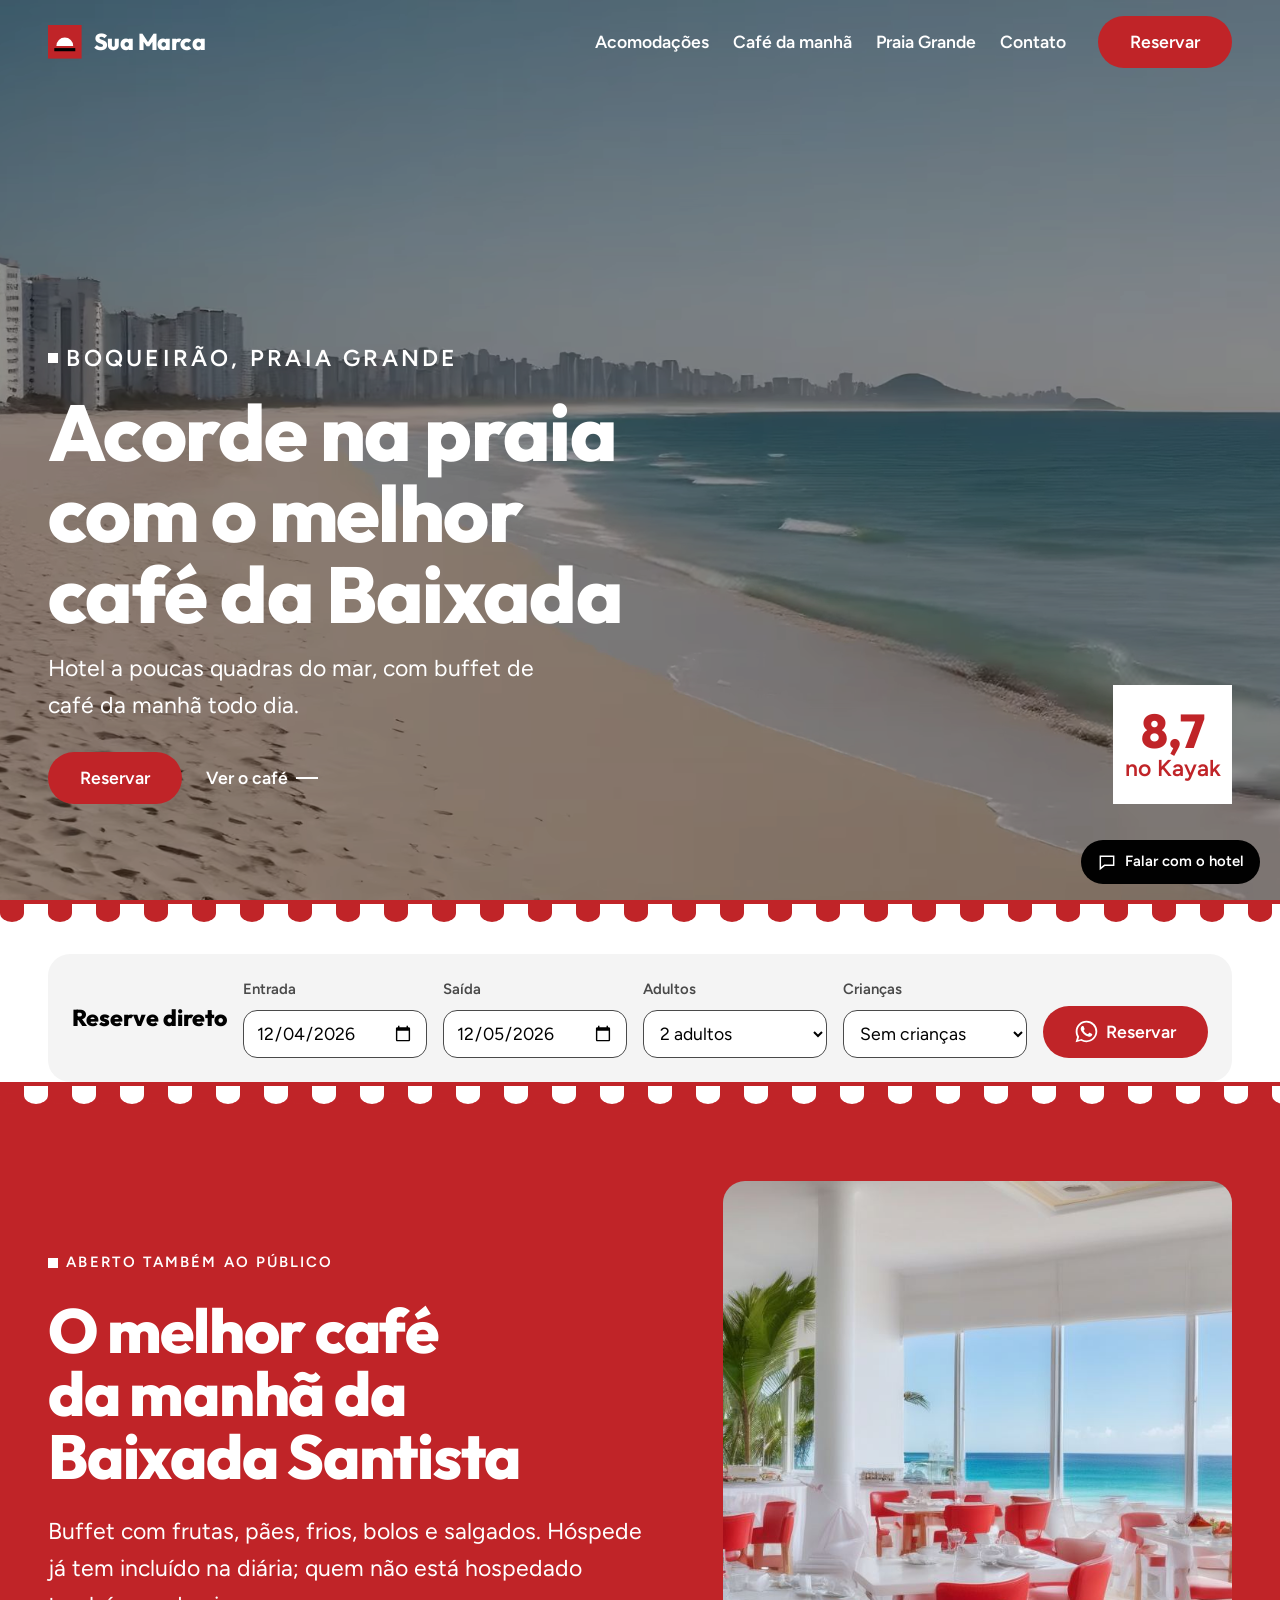
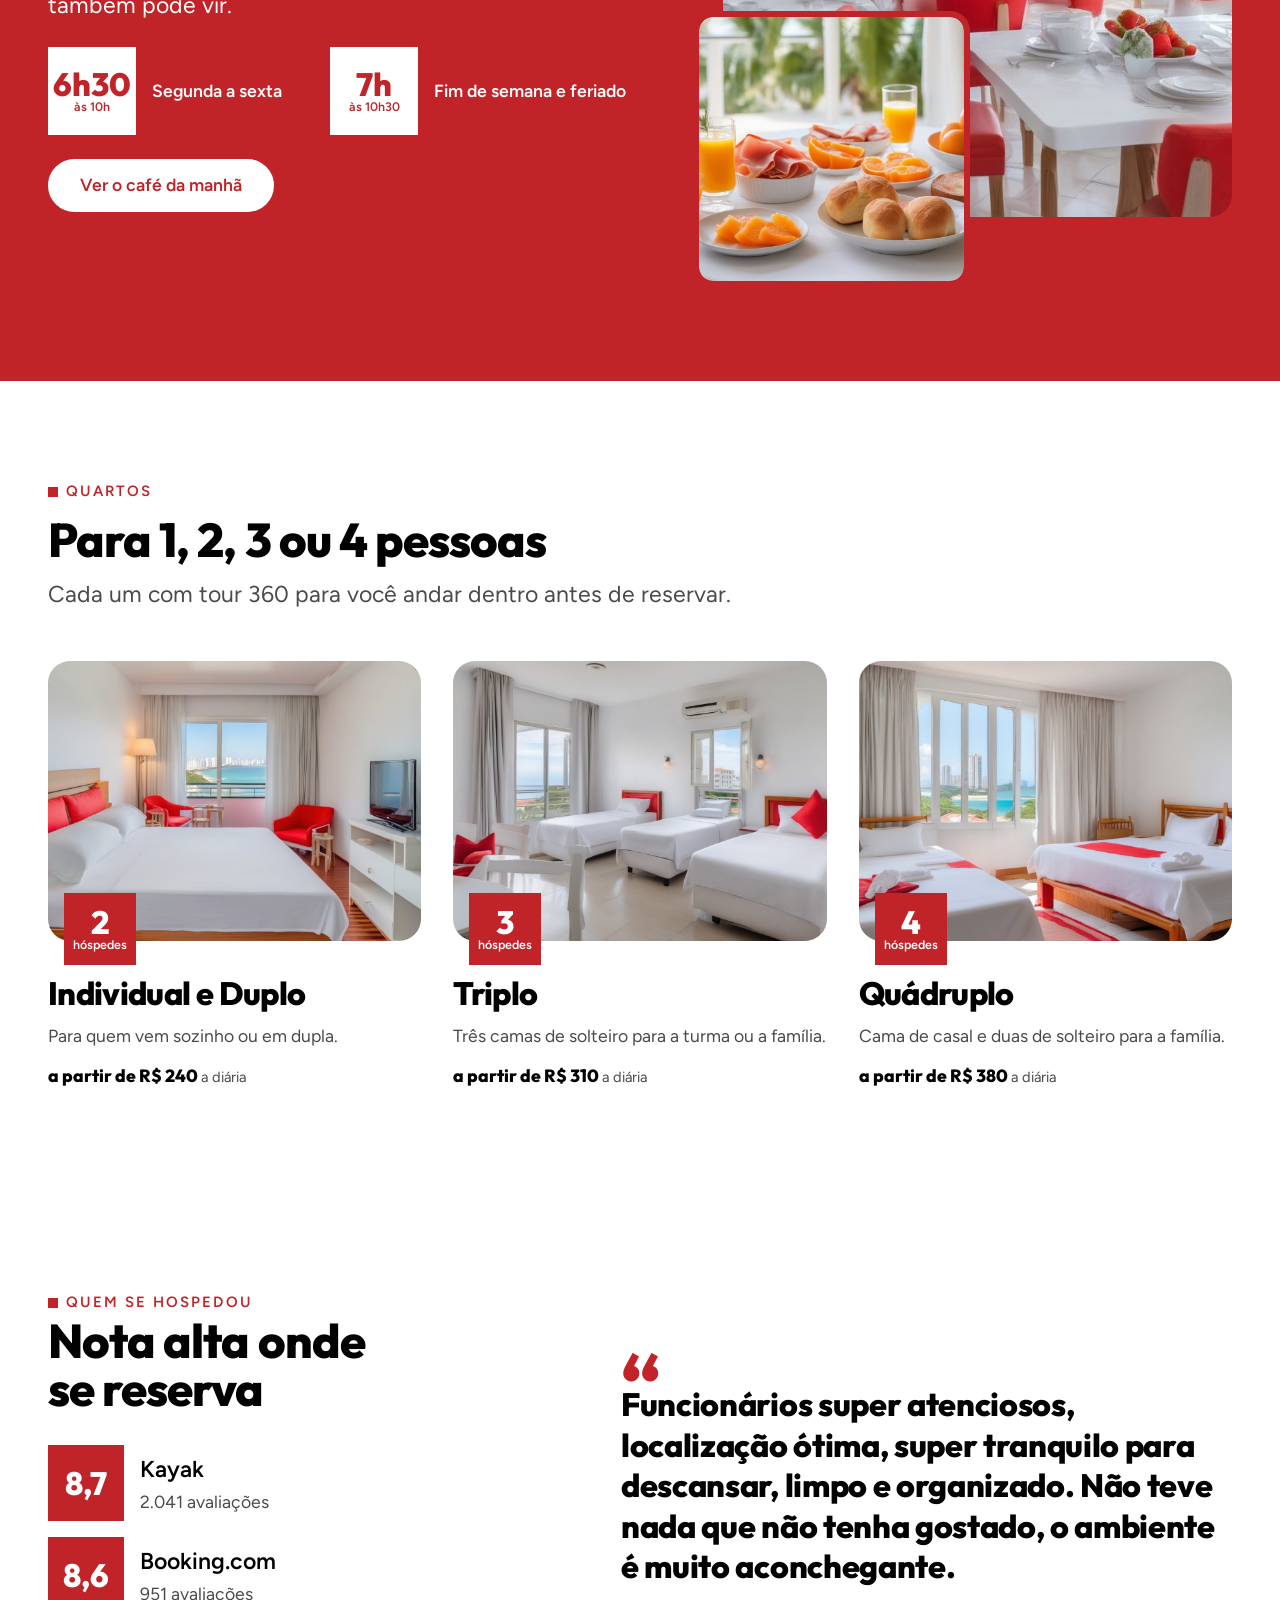
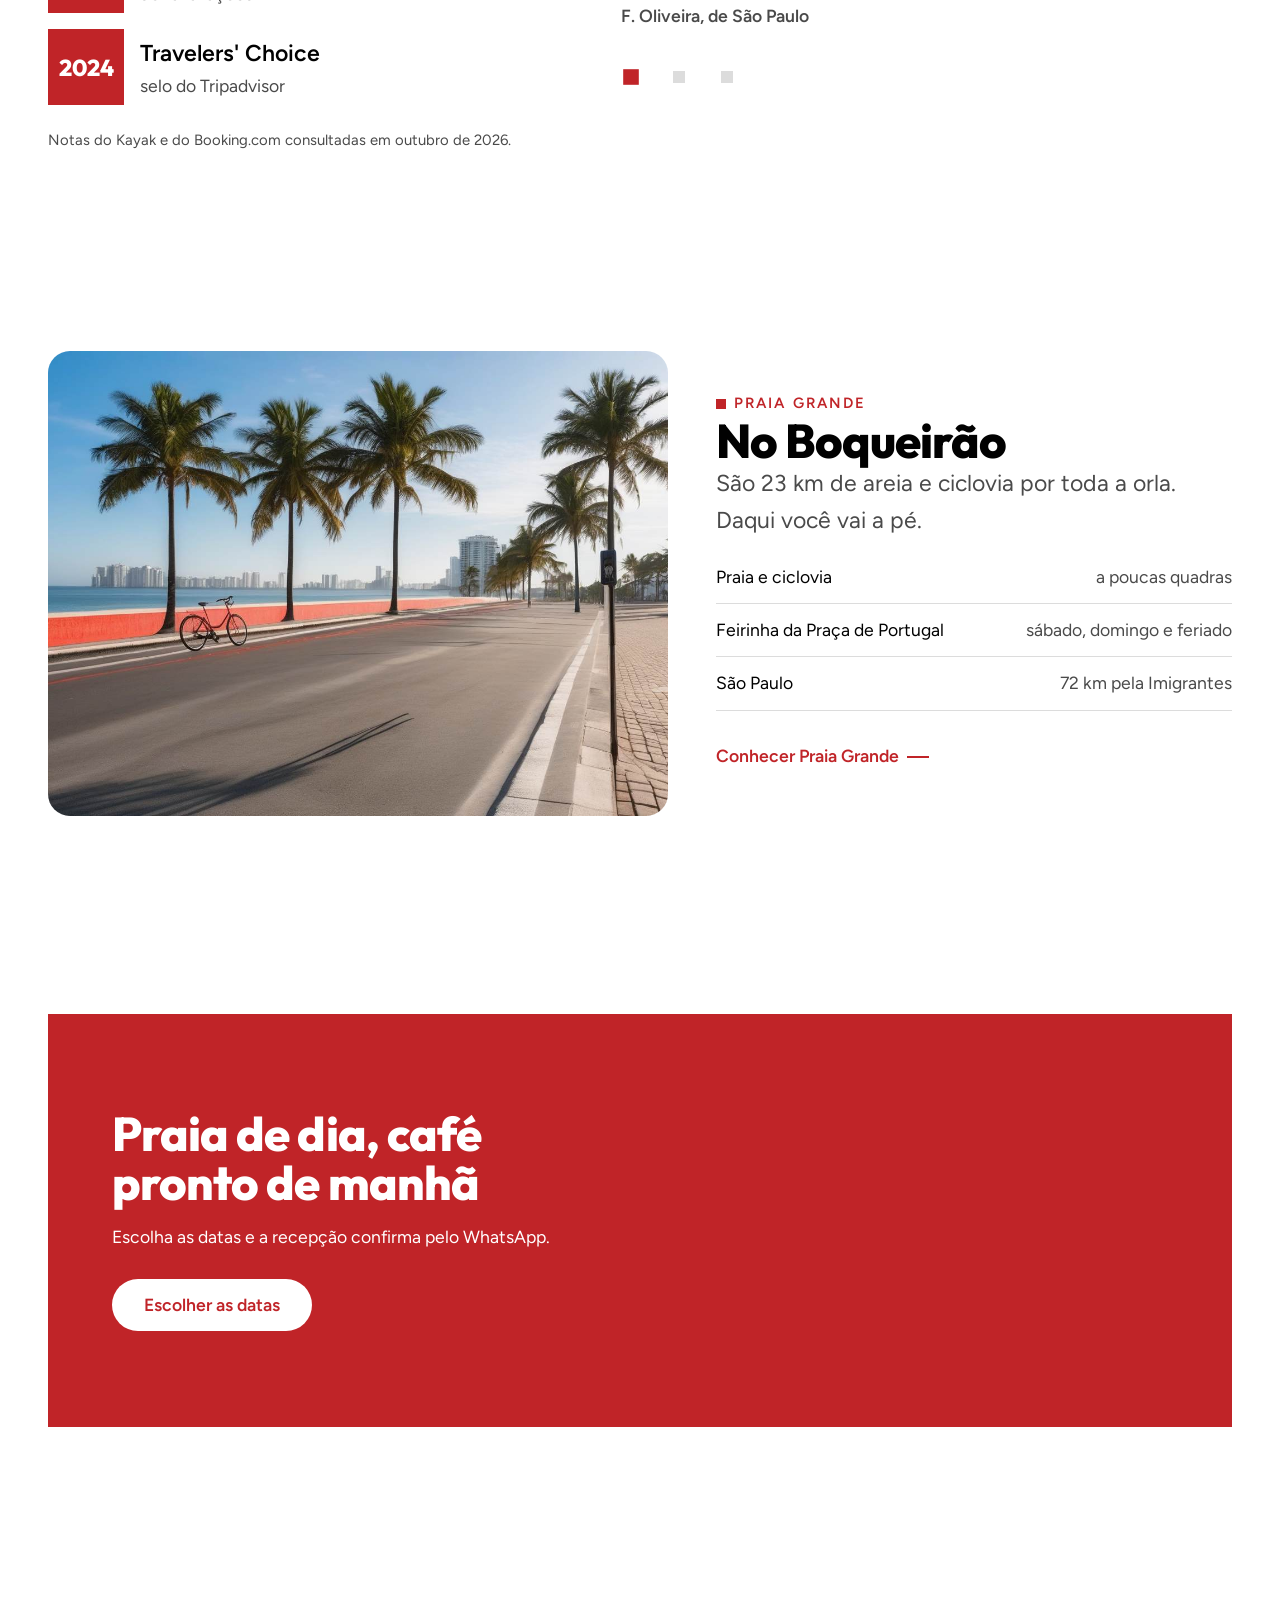
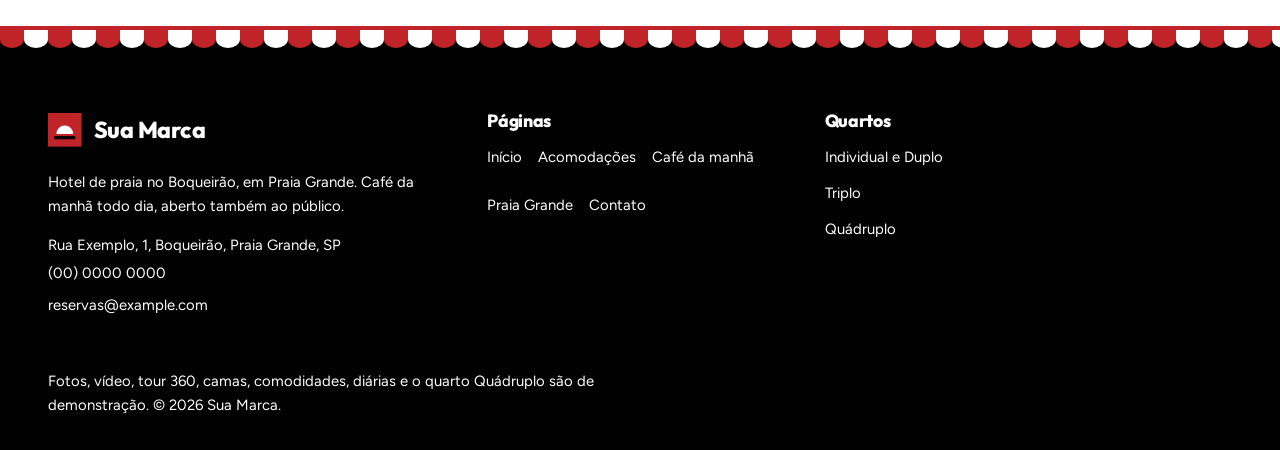
<file: index.html>
<!doctype html>
<html lang="pt-BR">
<head>
<meta charset="utf-8">
<meta name="viewport" content="width=device-width, initial-scale=1">
<title>Sua Marca: hotel no Boqueirão, em Praia Grande, com o melhor café da Baixada</title>
<meta name="description" content="Hotel de praia no Boqueirão, em Praia Grande. Café da manhã em buffet aberto também ao público, quartos para até 4 pessoas e reserva pelo WhatsApp.">
<link rel="canonical" href="https://lugusofficial.github.io/hotel-boqueirao-praia-grande/">
<meta property="og:type" content="website">
<meta property="og:site_name" content="Sua Marca">
<meta property="og:title" content="Sua Marca: hotel no Boqueirão, em Praia Grande, com o melhor café da Baixada">
<meta property="og:description" content="Hotel de praia no Boqueirão, em Praia Grande. Café da manhã em buffet aberto também ao público, quartos para até 4 pessoas e reserva pelo WhatsApp.">
<meta property="og:url" content="https://lugusofficial.github.io/hotel-boqueirao-praia-grande/">
<meta property="og:image" content="assets/cafe.jpg">
<meta name="twitter:card" content="summary_large_image">
<meta name="theme-color" content="#c02428">
<link rel="icon" href="assets/favicon.svg" type="image/svg+xml">
<link rel="preconnect" href="https://fonts.googleapis.com">
<link rel="preconnect" href="https://fonts.gstatic.com" crossorigin>
<link rel="stylesheet" href="https://fonts.googleapis.com/css2?family=Outfit:wght@800&family=Figtree:wght@400;600&display=swap">
<link rel="stylesheet" href="css/tokens.css?v=09aa6852">
<link rel="stylesheet" href="css/base.css?v=050fb767">
<link rel="stylesheet" href="css/site.css?v=28163eb7">
<script type="application/ld+json">{"@context": "https://schema.org", "@type": "Hotel", "name": "Sua Marca", "description": "Hotel de praia no Boqueirão, em Praia Grande, com café da manhã em buffet aberto também ao público.", "url": "https://lugusofficial.github.io/hotel-boqueirao-praia-grande/", "telephone": "+0000000000", "email": "reservas@example.com", "address": {"@type": "PostalAddress", "streetAddress": "Rua Exemplo, 1", "addressLocality": "Praia Grande", "addressRegion": "SP", "addressCountry": "BR"}, "amenityFeature": [{"@type": "LocationFeatureSpecification", "name": "Café da manhã", "value": true}, {"@type": "LocationFeatureSpecification", "name": "Wifi grátis", "value": true}, {"@type": "LocationFeatureSpecification", "name": "Estacionamento", "value": true}]}</script>
<script src="js/main.js?v=dd145b68" defer></script>
<script src="js/atendente.js?v=ade53738" defer></script>
</head>
<body>
<a class="skip-link" href="#main">Pular para o conteúdo</a>
<header class="site-header">
  <div class="container site-header__inner">
    <a class="brand" href="index.html" aria-label="Sua Marca, página inicial"><svg class="brand__marca" viewBox="0 0 32 32" aria-hidden="true" focusable="false"><rect width="32" height="32" fill="#c02428"/><path d="M8 20a8 8 0 0 1 16 0z" fill="#fff"/><rect x="6" y="22" width="20" height="3" fill="#010101"/></svg><span>Sua Marca</span></a>
    <button class="nav-toggle" type="button" aria-expanded="false" aria-controls="site-nav">
      <svg class="icon icon--menu" viewBox="0 0 24 24" aria-hidden="true" focusable="false"><path d="M4 7h16M4 12h16M4 17h16"/></svg>
      <svg class="icon icon--close" viewBox="0 0 24 24" aria-hidden="true" focusable="false" hidden><path d="M6 6l12 12M18 6L6 18"/></svg>
      <span class="visually-hidden">Menu</span>
    </button>
    <nav class="site-nav" id="site-nav" aria-label="Principal" data-open="false">
      <ul><li><a href="acomodacoes.html">Acomodações</a></li><li><a href="cafe-da-manha.html">Café da manhã</a></li><li><a href="praia-grande.html">Praia Grande</a></li><li><a href="contato.html">Contato</a></li></ul>
      <a class="btn btn--primary" href="#reservar">Reservar</a>
    </nav>
  </div>
</header>
<main id="main">
  <section class="cena hero" aria-labelledby="titulo">
    <div class="cena__midia">
      <video autoplay muted loop playsinline preload="auto" poster="assets/hero.jpg" aria-hidden="true"
             data-video-el data-fallback="assets/hero.webp">
        <source src="assets/hero.webm" type="video/webm">
        <source src="assets/hero.mp4" type="video/mp4">
      </video>
    </div>
    <div class="container cena__texto">
      <p class="kicker">Boqueirão, Praia Grande</p>
      <h1 id="titulo">Acorde na praia com o melhor café da Baixada</h1>
      <p>Hotel a poucas quadras do mar, com buffet de café da manhã todo dia.</p>
      <div class="cluster">
        <a class="btn btn--primary" href="#reservar">Reservar</a>
        <a class="link-seta" href="cafe-da-manha.html">Ver o café</a>
      </div>
    </div>
    <p class="cena__selo"><strong>8,7</strong><span>no Kayak</span></p>
    <a class="cena__seta" href="#cafe"><svg class="icon" viewBox="0 0 24 24" aria-hidden="true" focusable="false"><path d="M12 5v14M6 13l6 6 6-6"/></svg><span class="visually-hidden">Ver mais</span></a>
  </section>
  <div class="listras" aria-hidden="true"></div>
<div class="reserva" id="reservar">
  <form class="container reserva__form" action="contato.html" method="get" data-reserva data-whatsapp="https://wa.me/0000000000" data-quarto="">
    <p class="reserva__titulo">Reserve direto</p>
    <div class="field"><label for="r-entrada">Entrada</label><input id="r-entrada" name="entrada" type="date" required></div>
    <div class="field"><label for="r-saida">Saída</label><input id="r-saida" name="saida" type="date" required></div>
    <div class="field"><label for="r-adultos">Adultos</label><select id="r-adultos" name="adultos"><option value="1">1 adulto</option><option value="2" selected>2 adultos</option><option value="3">3 adultos</option><option value="4">4 adultos</option></select></div>
    <div class="field"><label for="r-criancas">Crianças</label><select id="r-criancas" name="criancas"><option value="0" selected>Sem crianças</option><option value="1">1 criança</option><option value="2">2 crianças</option><option value="3">3 crianças</option></select></div>
    <button class="btn btn--primary" type="submit"><svg class="icon icon--wa" viewBox="0 0 24 24" aria-hidden="true" focusable="false"><path d="M17.47 14.38c-.3-.15-1.76-.87-2.03-.97-.27-.1-.47-.15-.67.15-.2.3-.77.97-.94 1.17-.17.2-.35.22-.65.07-.3-.15-1.26-.46-2.4-1.48-.89-.79-1.49-1.77-1.66-2.07-.17-.3-.02-.46.13-.61.13-.13.3-.35.45-.52.15-.17.2-.3.3-.5.1-.2.05-.37-.02-.52-.07-.15-.67-1.62-.92-2.22-.24-.58-.49-.5-.67-.51h-.57c-.2 0-.52.07-.8.37-.27.3-1.04 1.02-1.04 2.48s1.07 2.88 1.21 3.08c.15.2 2.1 3.2 5.08 4.49.71.31 1.26.49 1.69.63.71.23 1.36.2 1.87.12.57-.09 1.76-.72 2.01-1.41.25-.7.25-1.29.17-1.41-.07-.13-.27-.2-.57-.35zM12.05 21.5h-.01a9.4 9.4 0 0 1-4.79-1.31l-.34-.2-3.56.93.95-3.47-.22-.36a9.38 9.38 0 0 1-1.44-5.01c0-5.19 4.23-9.41 9.42-9.41a9.36 9.36 0 0 1 6.66 2.76 9.35 9.35 0 0 1 2.75 6.66c0 5.19-4.23 9.41-9.42 9.41zm8.02-17.43A11.27 11.27 0 0 0 12.05.75C5.8.75.72 5.83.72 12.08c0 2 .52 3.95 1.52 5.66L.62 23.25l5.65-1.48a11.3 11.3 0 0 0 5.78 1.48h.01c6.25 0 11.33-5.08 11.33-11.33 0-3.03-1.18-5.87-3.32-8.01z"/></svg>Reservar</button>
    <p class="form-status visually-hidden" role="status"></p>
  </form>
</div>

  <section class="section faixa-cafe" id="cafe" aria-labelledby="cafe-titulo">
    <div class="container cafe">
      <div class="cafe__texto">
        <p class="kicker">Aberto também ao público</p>
        <h2 id="cafe-titulo">O melhor café da manhã da Baixada Santista</h2>
        <p class="lead">Buffet com frutas, pães, frios, bolos e salgados. Hóspede já tem incluído na diária; quem não está hospedado também pode vir.</p>
        <ul class="horarios">
          <li><span class="carimbo carimbo--branco"><strong>6h30</strong><small>às 10h</small></span>Segunda a sexta</li>
          <li><span class="carimbo carimbo--branco"><strong>7h</strong><small>às 10h30</small></span>Fim de semana e feriado</li>
        </ul>
        <a class="btn btn--claro" href="cafe-da-manha.html">Ver o café da manhã</a>
      </div>
      <div class="cafe__fotos">
        <img src="assets/cafe.jpg" alt="Salão de café da manhã claro, com mesas de toalha branca, cadeiras vermelhas e janelas para o mar" width="1216" height="832" loading="lazy" decoding="async">
        <img src="assets/cafe-2.jpg" alt="Pães, pão de forma, presunto, laranjas, mamão e suco de laranja sobre a mesa branca" width="1216" height="832" loading="lazy" decoding="async">
      </div>
    </div>
  </section>

  <section class="section" aria-labelledby="quartos-titulo">
    <div class="container">
      <div class="cabeca">
        <p class="kicker">Quartos</p>
        <h2 id="quartos-titulo">Para 1, 2, 3 ou 4 pessoas</h2>
        <p class="lead">Cada um com tour 360 para você andar dentro antes de reservar.</p>
      </div>
      <div class="quartos" data-reveal-filhos>
        <a class="quarto" href="individual.html">
          <div class="quarto__foto"><img src="assets/individual-1.jpg" alt="Quarto claro com cama de casal de lençol branco e almofadas vermelhas, poltrona vermelha, TV e janela com prédios" width="1216" height="832" loading="lazy" decoding="async"><span class="carimbo carimbo--canto"><strong>2</strong><small>hóspedes</small></span></div>
          <h3>Individual e Duplo</h3>
          <p>Para quem vem sozinho ou em dupla.</p>
          <p class="preco">a partir de R$ 240 <small>a diária</small></p>
        </a>
        <a class="quarto" href="triplo.html">
          <div class="quarto__foto"><img src="assets/triplo-1.jpg" alt="Quarto claro com três camas de solteiro de lençol branco, almofadas vermelhas e janela ensolarada" width="1216" height="832" loading="lazy" decoding="async"><span class="carimbo carimbo--canto"><strong>3</strong><small>hóspedes</small></span></div>
          <h3>Triplo</h3>
          <p>Três camas de solteiro para a turma ou a família.</p>
          <p class="preco">a partir de R$ 310 <small>a diária</small></p>
        </a>
        <a class="quarto" href="quadruplo.html">
          <div class="quarto__foto"><img src="assets/quadruplo-1.jpg" alt="Quarto de família claro com cama de casal e cama de solteiro, faixas vermelhas e janela grande com vista para o mar" width="1216" height="832" loading="lazy" decoding="async"><span class="carimbo carimbo--canto"><strong>4</strong><small>hóspedes</small></span></div>
          <h3>Quádruplo</h3>
          <p>Cama de casal e duas de solteiro para a família.</p>
          <p class="preco">a partir de R$ 380 <small>a diária</small></p>
        </a>
      </div>
    </div>
  </section>

  <section class="section" aria-labelledby="notas-titulo">
    <div class="container avaliacoes">
      <div>
        <p class="kicker">Quem se hospedou</p>
        <h2 id="notas-titulo">Nota alta onde se reserva</h2>
        <ul class="notas">
          <li><span class="carimbo"><strong>8,7</strong></span><p><b>Kayak</b>2.041 avaliações</p></li>
          <li><span class="carimbo"><strong>8,6</strong></span><p><b>Booking.com</b>951 avaliações</p></li>
          <li><span class="carimbo carimbo--ano"><strong>2024</strong></span><p><b>Travelers' Choice</b>selo do Tripadvisor</p></li>
        </ul>
        <p class="fonte">Notas do Kayak e do Booking.com consultadas em outubro de 2026.</p>
      </div>
      <div class="depo" data-depo>
        <div class="depo__trilho">
          <figure class="depo__item">
            <blockquote>Funcionários super atenciosos, localização ótima, super tranquilo para descansar, limpo e organizado. Não teve nada que não tenha gostado, o ambiente é muito aconchegante.</blockquote>
            <figcaption><cite>F. Oliveira, de São Paulo</cite></figcaption>
          </figure>
          <figure class="depo__item">
            <blockquote>O café da manhã vale a viagem. Bolo quentinho, salgado e fruta, e a praia logo ali.</blockquote>
            <figcaption><cite>Depoimento de exemplo</cite></figcaption>
          </figure>
          <figure class="depo__item">
            <blockquote>Quarto limpo, cama boa e a recepção respondeu tudo pelo WhatsApp antes de a gente chegar.</blockquote>
            <figcaption><cite>Depoimento de exemplo</cite></figcaption>
          </figure>
        </div>
        <div class="depo__nav"></div>
      </div>
    </div>
  </section>

  <section class="section" aria-labelledby="praia-titulo">
    <div class="container local">
      <img src="assets/orla.jpg" alt="Orla de Praia Grande com coqueiros, uma bicicleta na mureta e o mar ao fundo num dia de sol" width="1216" height="832" loading="lazy" decoding="async">
      <div>
        <p class="kicker">Praia Grande</p>
        <h2 id="praia-titulo">No Boqueirão</h2>
        <p class="lead">São 23 km de areia e ciclovia por toda a orla. Daqui você vai a pé.</p>
        <ul class="distancias">
          <li><span>Praia e ciclovia</span><span>a poucas quadras</span></li>
          <li><span>Feirinha da Praça de Portugal</span><span>sábado, domingo e feriado</span></li>
          <li><span>São Paulo</span><span>72 km pela Imigrantes</span></li>
        </ul>
        <p><a class="link-seta" href="praia-grande.html">Conhecer Praia Grande</a></p>
      </div>
    </div>
  </section>

  <section class="section chamada">
    <div class="container">
      <div class="chamada__bloco">
        <h2>Praia de dia, café pronto de manhã</h2>
        <p>Escolha as datas e a recepção confirma pelo WhatsApp.</p>
        <a class="btn btn--claro" href="#reservar">Escolher as datas</a>
      </div>
    </div>
  </section>
</main>

<div class="atendente" data-atendente data-whatsapp="https://wa.me/0000000000" hidden>
  <button class="atendente__abrir" type="button" data-atendente-abrir aria-expanded="false" aria-controls="atendente-painel">
    <svg class="atendente__icone" viewBox="0 0 24 24" aria-hidden="true" focusable="false"><path d="M4 5h16v11H9l-5 4z"/></svg>
    <span>Falar com o hotel</span>
  </button>
  <div class="atendente__painel" id="atendente-painel" role="dialog" aria-labelledby="atendente-titulo" data-atendente-painel hidden>
    <div class="atendente__topo">
      <p class="atendente__titulo" id="atendente-titulo">Atendente de demonstração</p>
      <button class="atendente__fechar" type="button" data-atendente-fechar>
        <svg class="icon" viewBox="0 0 24 24" aria-hidden="true" focusable="false"><path d="M6 6l12 12M18 6L6 18"/></svg>
        <span class="visually-hidden">Fechar a conversa</span>
      </button>
    </div>
    <ol class="atendente__mensagens" data-atendente-mensagens aria-live="polite"></ol>
    <ul class="atendente__chips" data-atendente-chips></ul>
    <form class="atendente__form" data-atendente-form>
      <label class="visually-hidden" for="atendente-texto">Sua mensagem</label>
      <input id="atendente-texto" type="text" autocomplete="off" maxlength="200" placeholder="Pergunte sobre quartos, diárias ou o café">
      <button class="atendente__enviar" type="submit">Enviar</button>
    </form>
    <p class="atendente__aviso">Respostas automáticas de demonstração. Para reservar, a conversa segue no WhatsApp.</p>
  </div>
</div>
<footer class="site-footer">
  <div class="listras" aria-hidden="true"></div>
  <div class="container">
    <div class="rodape">
      <div class="stack">
        <a class="brand" href="index.html" aria-label="Sua Marca, página inicial"><svg class="brand__marca" viewBox="0 0 32 32" aria-hidden="true" focusable="false"><rect width="32" height="32" fill="#c02428"/><path d="M8 20a8 8 0 0 1 16 0z" fill="#fff"/><rect x="6" y="22" width="20" height="3" fill="#010101"/></svg><span>Sua Marca</span></a>
        <p>Hotel de praia no Boqueirão, em Praia Grande. Café da manhã todo dia, aberto também ao público.</p>
        <p>Rua Exemplo, 1, Boqueirão, Praia Grande, SP<br><a href="tel:+0000000000">(00) 0000 0000</a><br><a href="mailto:reservas@example.com">reservas@example.com</a></p>
      </div>
      <nav aria-label="Rodapé">
        <h2>Páginas</h2>
        <ul><li><a href="index.html">Início</a></li><li><a href="acomodacoes.html">Acomodações</a></li><li><a href="cafe-da-manha.html">Café da manhã</a></li><li><a href="praia-grande.html">Praia Grande</a></li><li><a href="contato.html">Contato</a></li></ul>
      </nav>
      <div>
        <h2>Quartos</h2>
        <ul><li><a href="individual.html">Individual e Duplo</a></li><li><a href="triplo.html">Triplo</a></li><li><a href="quadruplo.html">Quádruplo</a></li></ul>
      </div>
    </div>
    <p class="rodape__fim">Fotos, vídeo, tour 360, camas, comodidades, diárias e o quarto Quádruplo são de demonstração. © <span data-year>2026</span> Sua Marca.</p>
  </div>
</footer>
</body>
</html>
</file>
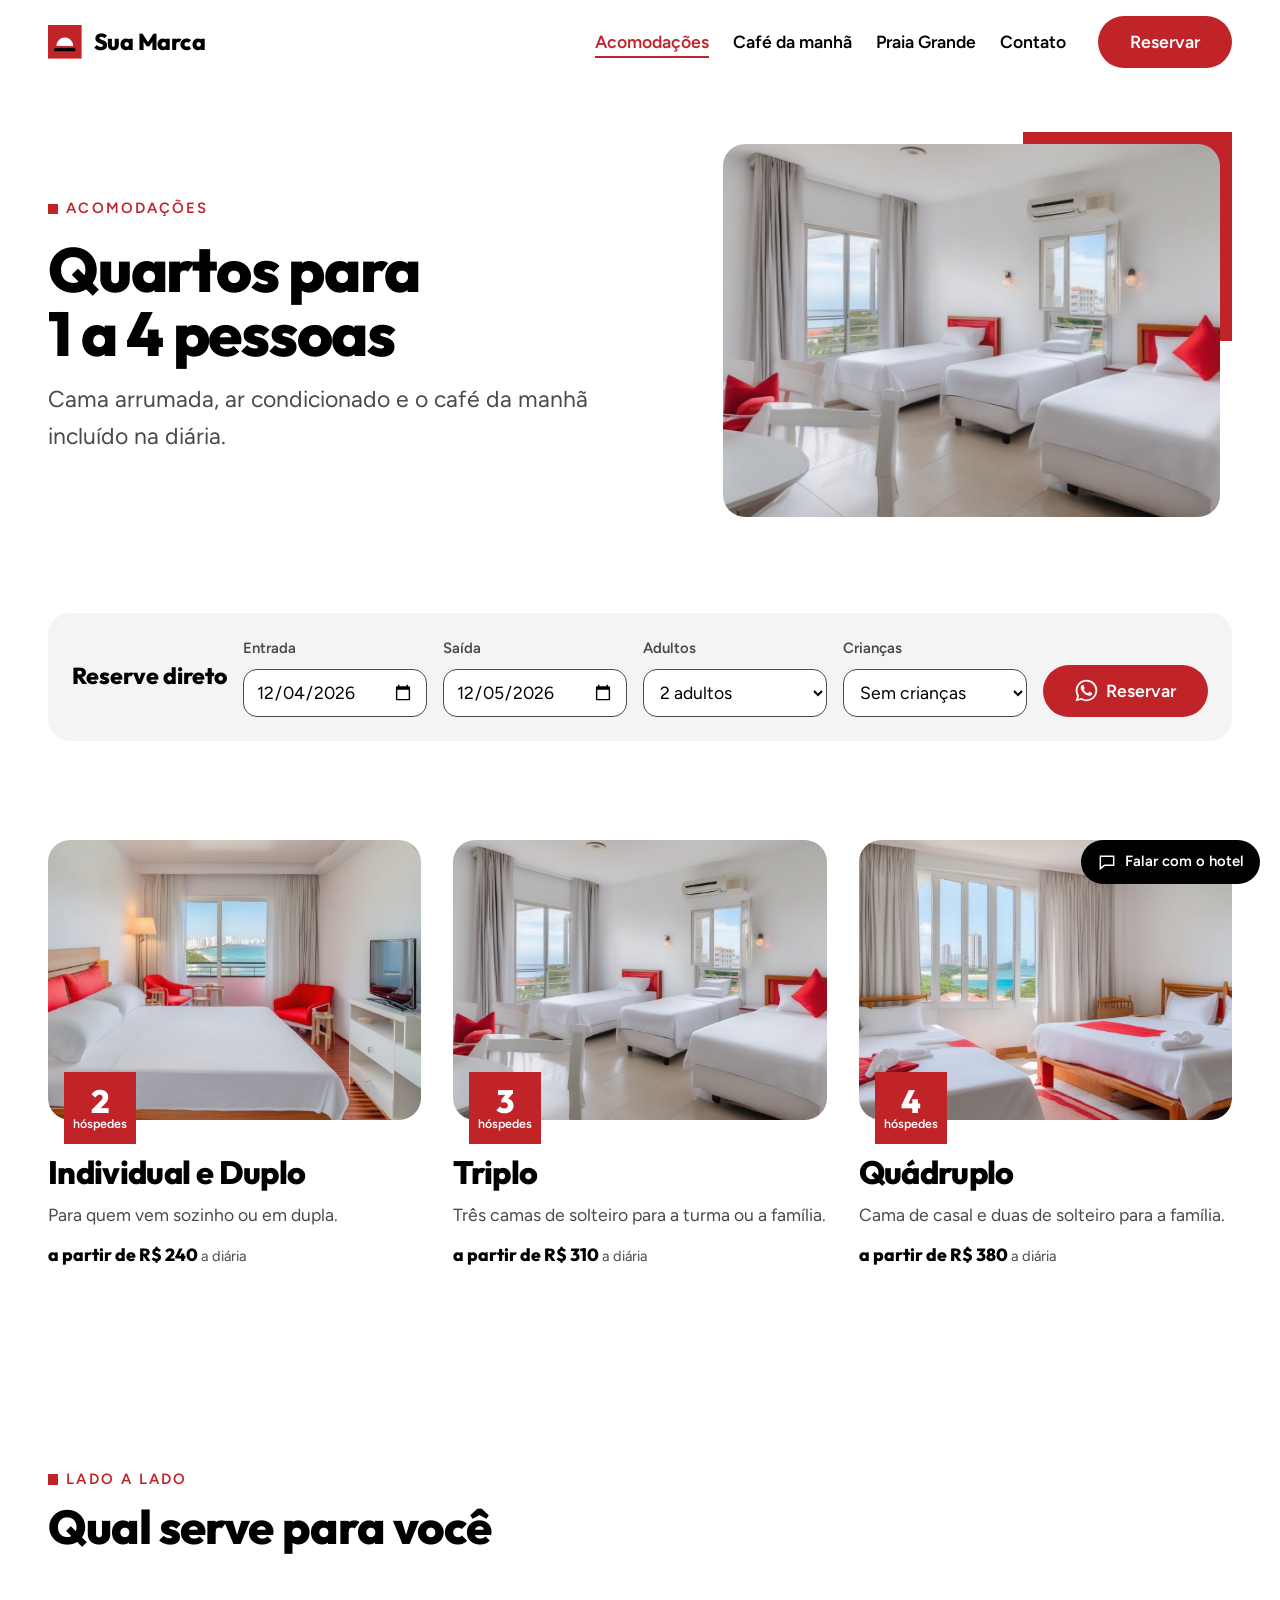
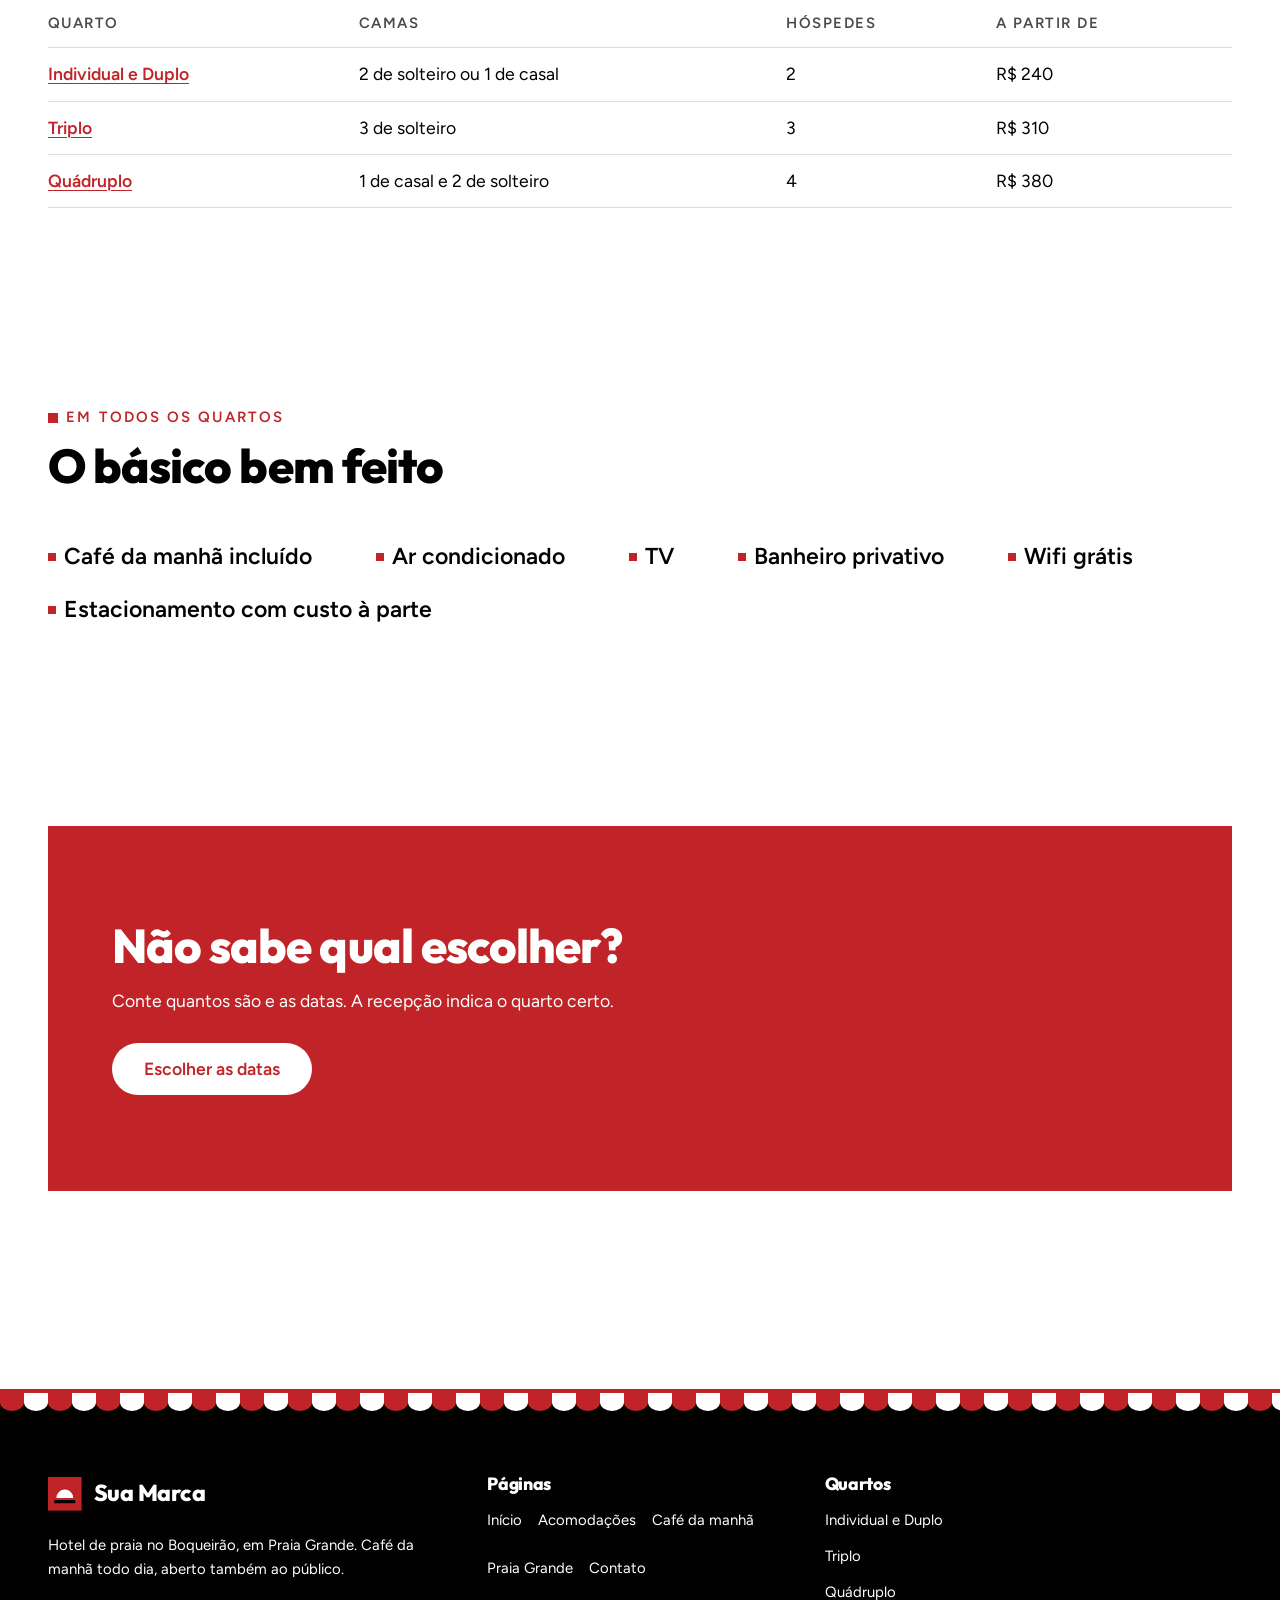
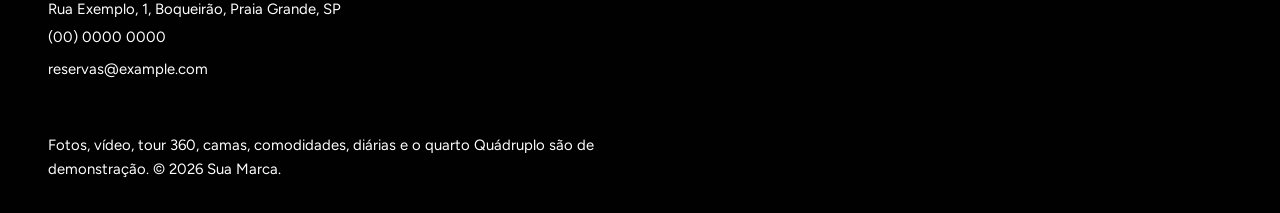
<file: acomodacoes.html>
<!doctype html>
<html lang="pt-BR">
<head>
<meta charset="utf-8">
<meta name="viewport" content="width=device-width, initial-scale=1">
<title>Quartos em Praia Grande: Individual, Duplo, Triplo e Quádruplo | Sua Marca</title>
<meta name="description" content="Quartos para 1 a 4 pessoas no Boqueirão, em Praia Grande, com café da manhã incluído, tour 360 e reserva pelo WhatsApp.">
<link rel="canonical" href="https://lugusofficial.github.io/hotel-boqueirao-praia-grande/acomodacoes.html">
<meta property="og:type" content="website">
<meta property="og:site_name" content="Sua Marca">
<meta property="og:title" content="Quartos em Praia Grande: Individual, Duplo, Triplo e Quádruplo | Sua Marca">
<meta property="og:description" content="Quartos para 1 a 4 pessoas no Boqueirão, em Praia Grande, com café da manhã incluído, tour 360 e reserva pelo WhatsApp.">
<meta property="og:url" content="https://lugusofficial.github.io/hotel-boqueirao-praia-grande/acomodacoes.html">
<meta property="og:image" content="assets/cafe.jpg">
<meta name="twitter:card" content="summary_large_image">
<meta name="theme-color" content="#c02428">
<link rel="icon" href="assets/favicon.svg" type="image/svg+xml">
<link rel="preconnect" href="https://fonts.googleapis.com">
<link rel="preconnect" href="https://fonts.gstatic.com" crossorigin>
<link rel="stylesheet" href="https://fonts.googleapis.com/css2?family=Outfit:wght@800&family=Figtree:wght@400;600&display=swap">
<link rel="stylesheet" href="css/tokens.css?v=09aa6852">
<link rel="stylesheet" href="css/base.css?v=050fb767">
<link rel="stylesheet" href="css/site.css?v=28163eb7">
<script type="application/ld+json">{"@context": "https://schema.org", "@type": "Hotel", "name": "Sua Marca", "description": "Hotel de praia no Boqueirão, em Praia Grande, com café da manhã em buffet aberto também ao público.", "url": "https://lugusofficial.github.io/hotel-boqueirao-praia-grande/", "telephone": "+0000000000", "email": "reservas@example.com", "address": {"@type": "PostalAddress", "streetAddress": "Rua Exemplo, 1", "addressLocality": "Praia Grande", "addressRegion": "SP", "addressCountry": "BR"}, "amenityFeature": [{"@type": "LocationFeatureSpecification", "name": "Café da manhã", "value": true}, {"@type": "LocationFeatureSpecification", "name": "Wifi grátis", "value": true}, {"@type": "LocationFeatureSpecification", "name": "Estacionamento", "value": true}]}</script>
<script src="js/main.js?v=dd145b68" defer></script>
<script src="js/atendente.js?v=ade53738" defer></script>
</head>
<body>
<a class="skip-link" href="#main">Pular para o conteúdo</a>
<header class="site-header">
  <div class="container site-header__inner">
    <a class="brand" href="index.html" aria-label="Sua Marca, página inicial"><svg class="brand__marca" viewBox="0 0 32 32" aria-hidden="true" focusable="false"><rect width="32" height="32" fill="#c02428"/><path d="M8 20a8 8 0 0 1 16 0z" fill="#fff"/><rect x="6" y="22" width="20" height="3" fill="#010101"/></svg><span>Sua Marca</span></a>
    <button class="nav-toggle" type="button" aria-expanded="false" aria-controls="site-nav">
      <svg class="icon icon--menu" viewBox="0 0 24 24" aria-hidden="true" focusable="false"><path d="M4 7h16M4 12h16M4 17h16"/></svg>
      <svg class="icon icon--close" viewBox="0 0 24 24" aria-hidden="true" focusable="false" hidden><path d="M6 6l12 12M18 6L6 18"/></svg>
      <span class="visually-hidden">Menu</span>
    </button>
    <nav class="site-nav" id="site-nav" aria-label="Principal" data-open="false">
      <ul><li><a href="acomodacoes.html" aria-current="page">Acomodações</a></li><li><a href="cafe-da-manha.html">Café da manhã</a></li><li><a href="praia-grande.html">Praia Grande</a></li><li><a href="contato.html">Contato</a></li></ul>
      <a class="btn btn--primary" href="#reservar">Reservar</a>
    </nav>
  </div>
</header>
<main id="main">
  <section class="topo hero">
    <div class="container topo__grade">
      <div class="stack">
        <p class="kicker">Acomodações</p>
        <h1>Quartos para 1 a 4 pessoas</h1>
        <p class="lead">Cama arrumada, ar condicionado e o café da manhã incluído na diária.</p>
        
      </div>
      <div class="topo__foto"><img src="assets/triplo-1.jpg" alt="Quarto claro com camas de solteiro e travesseiros vermelhos" width="1216" height="832" decoding="async"></div>
    </div>
  </section>

<div class="reserva" id="reservar">
  <form class="container reserva__form" action="contato.html" method="get" data-reserva data-whatsapp="https://wa.me/0000000000" data-quarto="">
    <p class="reserva__titulo">Reserve direto</p>
    <div class="field"><label for="r-entrada">Entrada</label><input id="r-entrada" name="entrada" type="date" required></div>
    <div class="field"><label for="r-saida">Saída</label><input id="r-saida" name="saida" type="date" required></div>
    <div class="field"><label for="r-adultos">Adultos</label><select id="r-adultos" name="adultos"><option value="1">1 adulto</option><option value="2" selected>2 adultos</option><option value="3">3 adultos</option><option value="4">4 adultos</option></select></div>
    <div class="field"><label for="r-criancas">Crianças</label><select id="r-criancas" name="criancas"><option value="0" selected>Sem crianças</option><option value="1">1 criança</option><option value="2">2 crianças</option><option value="3">3 crianças</option></select></div>
    <button class="btn btn--primary" type="submit"><svg class="icon icon--wa" viewBox="0 0 24 24" aria-hidden="true" focusable="false"><path d="M17.47 14.38c-.3-.15-1.76-.87-2.03-.97-.27-.1-.47-.15-.67.15-.2.3-.77.97-.94 1.17-.17.2-.35.22-.65.07-.3-.15-1.26-.46-2.4-1.48-.89-.79-1.49-1.77-1.66-2.07-.17-.3-.02-.46.13-.61.13-.13.3-.35.45-.52.15-.17.2-.3.3-.5.1-.2.05-.37-.02-.52-.07-.15-.67-1.62-.92-2.22-.24-.58-.49-.5-.67-.51h-.57c-.2 0-.52.07-.8.37-.27.3-1.04 1.02-1.04 2.48s1.07 2.88 1.21 3.08c.15.2 2.1 3.2 5.08 4.49.71.31 1.26.49 1.69.63.71.23 1.36.2 1.87.12.57-.09 1.76-.72 2.01-1.41.25-.7.25-1.29.17-1.41-.07-.13-.27-.2-.57-.35zM12.05 21.5h-.01a9.4 9.4 0 0 1-4.79-1.31l-.34-.2-3.56.93.95-3.47-.22-.36a9.38 9.38 0 0 1-1.44-5.01c0-5.19 4.23-9.41 9.42-9.41a9.36 9.36 0 0 1 6.66 2.76 9.35 9.35 0 0 1 2.75 6.66c0 5.19-4.23 9.41-9.42 9.41zm8.02-17.43A11.27 11.27 0 0 0 12.05.75C5.8.75.72 5.83.72 12.08c0 2 .52 3.95 1.52 5.66L.62 23.25l5.65-1.48a11.3 11.3 0 0 0 5.78 1.48h.01c6.25 0 11.33-5.08 11.33-11.33 0-3.03-1.18-5.87-3.32-8.01z"/></svg>Reservar</button>
    <p class="form-status visually-hidden" role="status"></p>
  </form>
</div>

  <section class="section">
    <div class="container">
      <h2 class="visually-hidden">Os três tipos</h2>
      <div class="quartos" data-reveal-filhos>
        <a class="quarto" href="individual.html">
          <div class="quarto__foto"><img src="assets/individual-1.jpg" alt="Quarto claro com cama de casal de lençol branco e almofadas vermelhas, poltrona vermelha, TV e janela com prédios" width="1216" height="832" loading="lazy" decoding="async"><span class="carimbo carimbo--canto"><strong>2</strong><small>hóspedes</small></span></div>
          <h3>Individual e Duplo</h3>
          <p>Para quem vem sozinho ou em dupla.</p>
          <p class="preco">a partir de R$ 240 <small>a diária</small></p>
        </a>
        <a class="quarto" href="triplo.html">
          <div class="quarto__foto"><img src="assets/triplo-1.jpg" alt="Quarto claro com três camas de solteiro de lençol branco, almofadas vermelhas e janela ensolarada" width="1216" height="832" loading="lazy" decoding="async"><span class="carimbo carimbo--canto"><strong>3</strong><small>hóspedes</small></span></div>
          <h3>Triplo</h3>
          <p>Três camas de solteiro para a turma ou a família.</p>
          <p class="preco">a partir de R$ 310 <small>a diária</small></p>
        </a>
        <a class="quarto" href="quadruplo.html">
          <div class="quarto__foto"><img src="assets/quadruplo-1.jpg" alt="Quarto de família claro com cama de casal e cama de solteiro, faixas vermelhas e janela grande com vista para o mar" width="1216" height="832" loading="lazy" decoding="async"><span class="carimbo carimbo--canto"><strong>4</strong><small>hóspedes</small></span></div>
          <h3>Quádruplo</h3>
          <p>Cama de casal e duas de solteiro para a família.</p>
          <p class="preco">a partir de R$ 380 <small>a diária</small></p>
        </a>
      </div>
    </div>
  </section>

  <section class="section" aria-labelledby="comparar-titulo">
    <div class="container comparativo">
      <div class="cabeca">
        <p class="kicker">Lado a lado</p>
        <h2 id="comparar-titulo">Qual serve para você</h2>
      </div>
      <table class="comparar">
        <thead><tr><th scope="col">Quarto</th><th scope="col">Camas</th><th scope="col">Hóspedes</th><th scope="col">A partir de</th></tr></thead>
        <tbody><tr><th scope="row"><a href="individual.html">Individual e Duplo</a></th><td>2 de solteiro ou 1 de casal</td><td>2</td><td>R$ 240</td></tr><tr><th scope="row"><a href="triplo.html">Triplo</a></th><td>3 de solteiro</td><td>3</td><td>R$ 310</td></tr><tr><th scope="row"><a href="quadruplo.html">Quádruplo</a></th><td>1 de casal e 2 de solteiro</td><td>4</td><td>R$ 380</td></tr></tbody>
      </table>
    </div>
  </section>

  <section class="section" aria-labelledby="todos-titulo">
    <div class="container">
      <div class="cabeca">
        <p class="kicker">Em todos os quartos</p>
        <h2 id="todos-titulo">O básico bem feito</h2>
      </div>
      <ul class="comodidades comodidades--grande"><li>Café da manhã incluído</li><li>Ar condicionado</li><li>TV</li><li>Banheiro privativo</li><li>Wifi grátis</li><li>Estacionamento com custo à parte</li></ul>
    </div>
  </section>

  <section class="section chamada">
    <div class="container">
      <div class="chamada__bloco">
        <h2>Não sabe qual escolher?</h2>
        <p>Conte quantos são e as datas. A recepção indica o quarto certo.</p>
        <a class="btn btn--claro" href="#reservar">Escolher as datas</a>
      </div>
    </div>
  </section>
</main>

<div class="atendente" data-atendente data-whatsapp="https://wa.me/0000000000" hidden>
  <button class="atendente__abrir" type="button" data-atendente-abrir aria-expanded="false" aria-controls="atendente-painel">
    <svg class="atendente__icone" viewBox="0 0 24 24" aria-hidden="true" focusable="false"><path d="M4 5h16v11H9l-5 4z"/></svg>
    <span>Falar com o hotel</span>
  </button>
  <div class="atendente__painel" id="atendente-painel" role="dialog" aria-labelledby="atendente-titulo" data-atendente-painel hidden>
    <div class="atendente__topo">
      <p class="atendente__titulo" id="atendente-titulo">Atendente de demonstração</p>
      <button class="atendente__fechar" type="button" data-atendente-fechar>
        <svg class="icon" viewBox="0 0 24 24" aria-hidden="true" focusable="false"><path d="M6 6l12 12M18 6L6 18"/></svg>
        <span class="visually-hidden">Fechar a conversa</span>
      </button>
    </div>
    <ol class="atendente__mensagens" data-atendente-mensagens aria-live="polite"></ol>
    <ul class="atendente__chips" data-atendente-chips></ul>
    <form class="atendente__form" data-atendente-form>
      <label class="visually-hidden" for="atendente-texto">Sua mensagem</label>
      <input id="atendente-texto" type="text" autocomplete="off" maxlength="200" placeholder="Pergunte sobre quartos, diárias ou o café">
      <button class="atendente__enviar" type="submit">Enviar</button>
    </form>
    <p class="atendente__aviso">Respostas automáticas de demonstração. Para reservar, a conversa segue no WhatsApp.</p>
  </div>
</div>
<footer class="site-footer">
  <div class="listras" aria-hidden="true"></div>
  <div class="container">
    <div class="rodape">
      <div class="stack">
        <a class="brand" href="index.html" aria-label="Sua Marca, página inicial"><svg class="brand__marca" viewBox="0 0 32 32" aria-hidden="true" focusable="false"><rect width="32" height="32" fill="#c02428"/><path d="M8 20a8 8 0 0 1 16 0z" fill="#fff"/><rect x="6" y="22" width="20" height="3" fill="#010101"/></svg><span>Sua Marca</span></a>
        <p>Hotel de praia no Boqueirão, em Praia Grande. Café da manhã todo dia, aberto também ao público.</p>
        <p>Rua Exemplo, 1, Boqueirão, Praia Grande, SP<br><a href="tel:+0000000000">(00) 0000 0000</a><br><a href="mailto:reservas@example.com">reservas@example.com</a></p>
      </div>
      <nav aria-label="Rodapé">
        <h2>Páginas</h2>
        <ul><li><a href="index.html">Início</a></li><li><a href="acomodacoes.html">Acomodações</a></li><li><a href="cafe-da-manha.html">Café da manhã</a></li><li><a href="praia-grande.html">Praia Grande</a></li><li><a href="contato.html">Contato</a></li></ul>
      </nav>
      <div>
        <h2>Quartos</h2>
        <ul><li><a href="individual.html">Individual e Duplo</a></li><li><a href="triplo.html">Triplo</a></li><li><a href="quadruplo.html">Quádruplo</a></li></ul>
      </div>
    </div>
    <p class="rodape__fim">Fotos, vídeo, tour 360, camas, comodidades, diárias e o quarto Quádruplo são de demonstração. © <span data-year>2026</span> Sua Marca.</p>
  </div>
</footer>
</body>
</html>
</file>
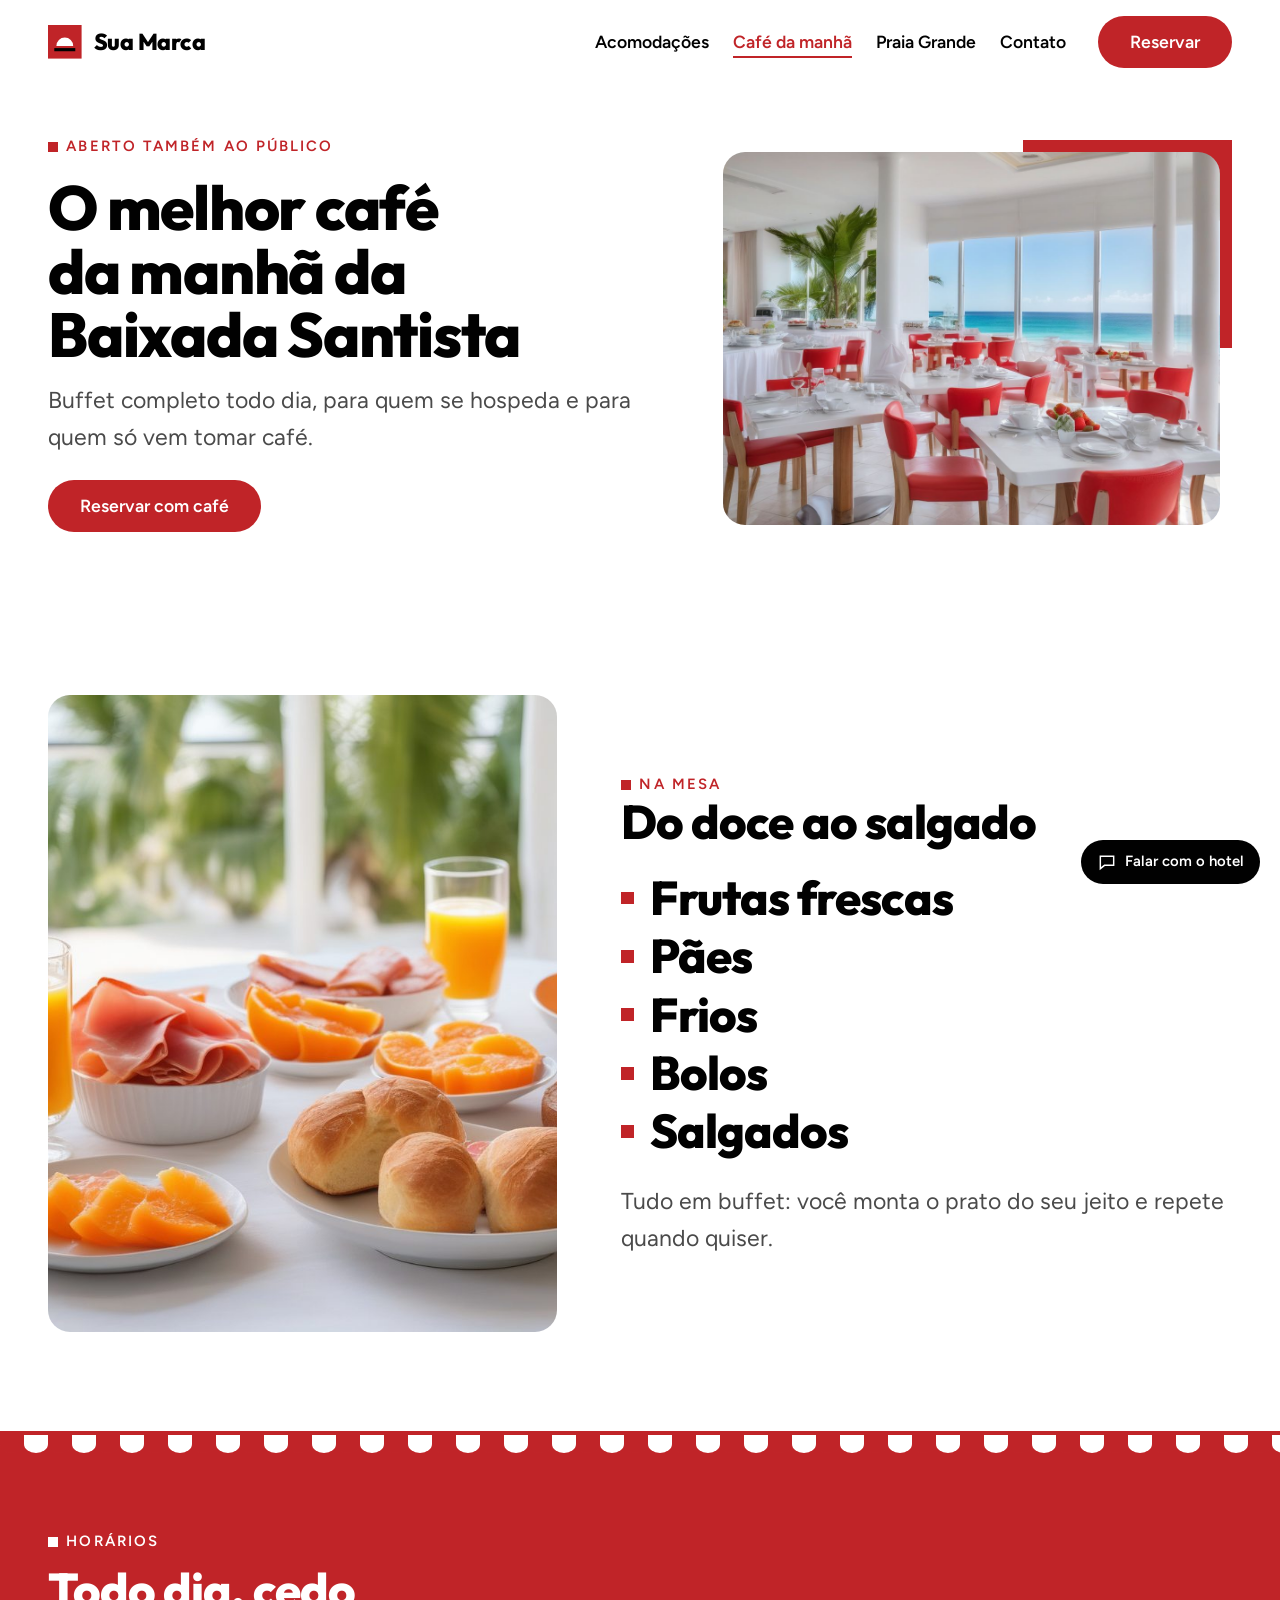
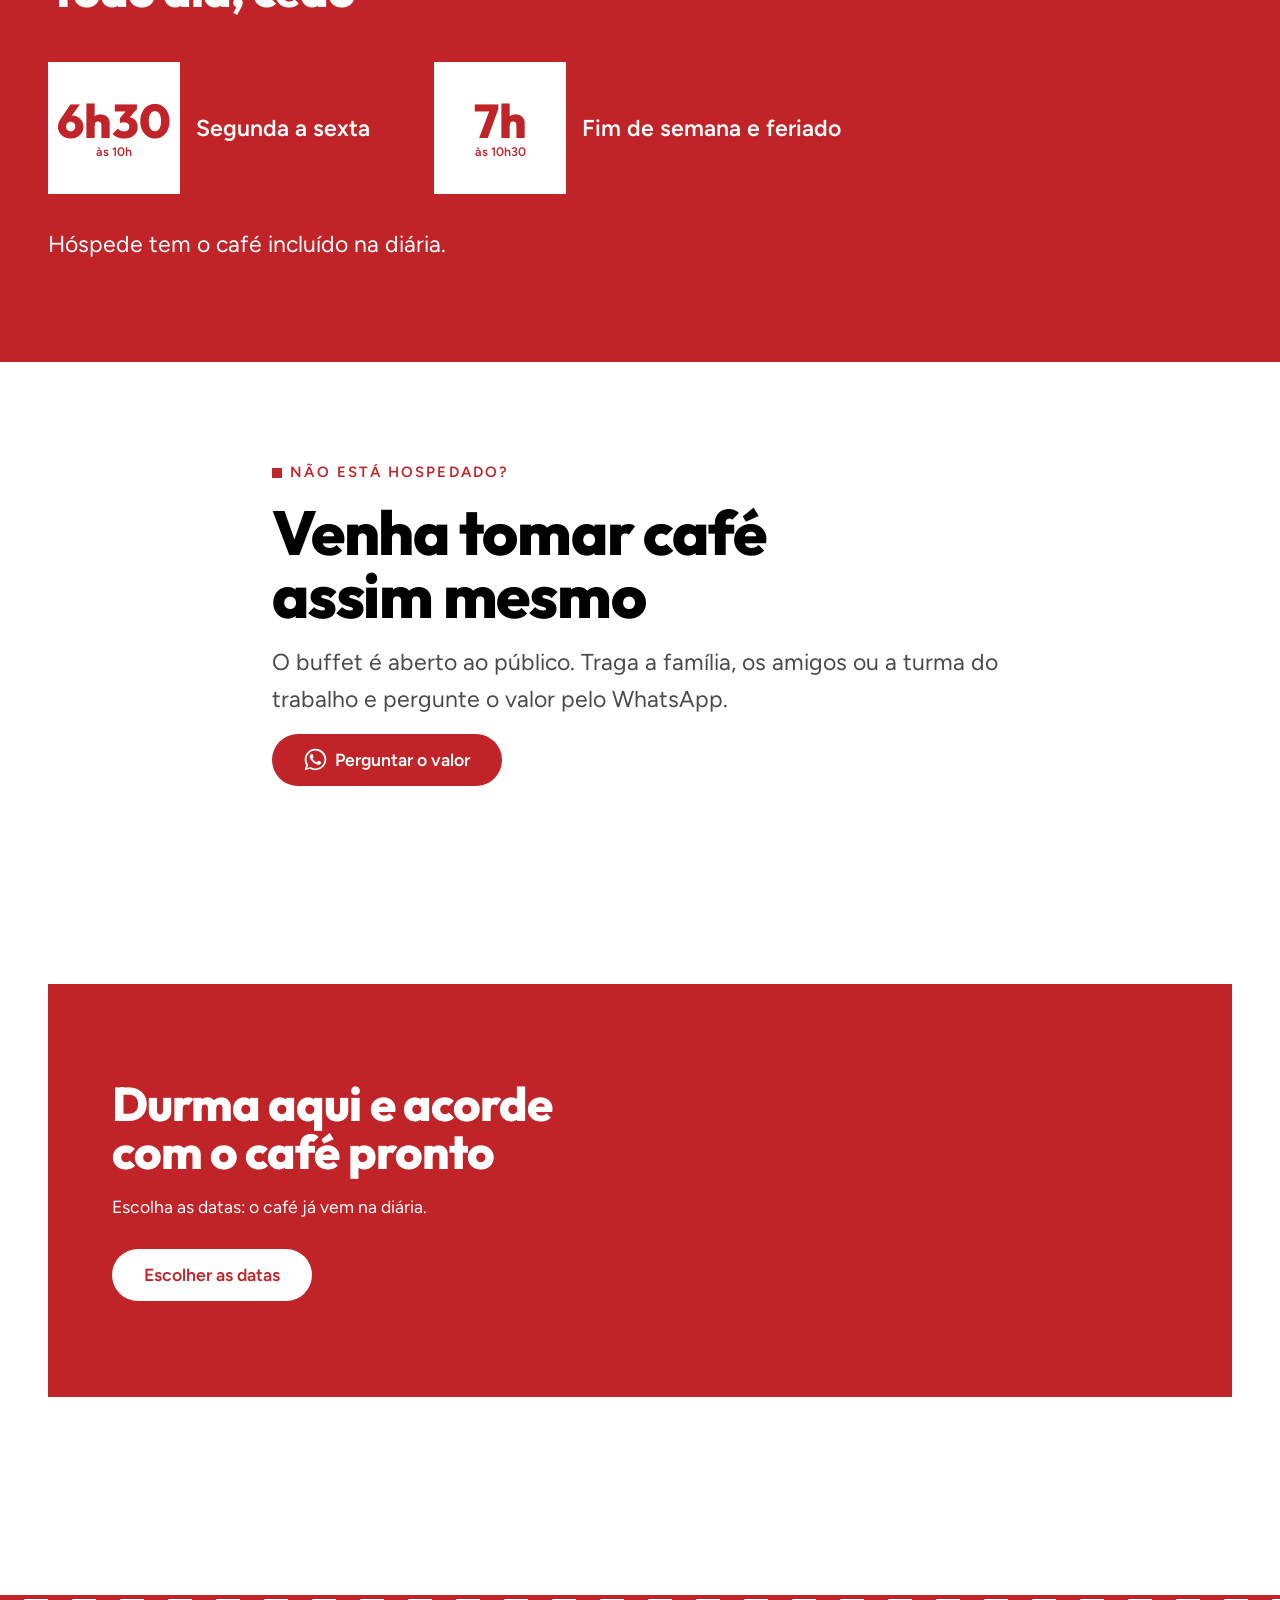
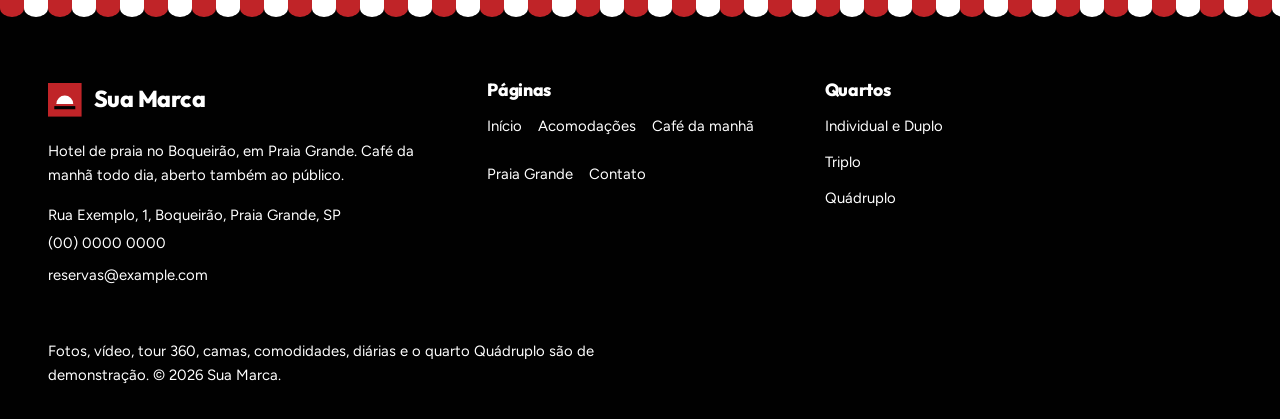
<file: cafe-da-manha.html>
<!doctype html>
<html lang="pt-BR">
<head>
<meta charset="utf-8">
<meta name="viewport" content="width=device-width, initial-scale=1">
<title>Café da manhã aberto ao público em Praia Grande | Sua Marca</title>
<meta name="description" content="Buffet de café da manhã com frutas, pães, frios, bolos e salgados no Boqueirão, em Praia Grande. Segunda a sexta das 6h30 às 10h; fim de semana e feriado das 7h às 10h30.">
<link rel="canonical" href="https://lugusofficial.github.io/hotel-boqueirao-praia-grande/cafe-da-manha.html">
<meta property="og:type" content="website">
<meta property="og:site_name" content="Sua Marca">
<meta property="og:title" content="Café da manhã aberto ao público em Praia Grande | Sua Marca">
<meta property="og:description" content="Buffet de café da manhã com frutas, pães, frios, bolos e salgados no Boqueirão, em Praia Grande. Segunda a sexta das 6h30 às 10h; fim de semana e feriado das 7h às 10h30.">
<meta property="og:url" content="https://lugusofficial.github.io/hotel-boqueirao-praia-grande/cafe-da-manha.html">
<meta property="og:image" content="assets/cafe.jpg">
<meta name="twitter:card" content="summary_large_image">
<meta name="theme-color" content="#c02428">
<link rel="icon" href="assets/favicon.svg" type="image/svg+xml">
<link rel="preconnect" href="https://fonts.googleapis.com">
<link rel="preconnect" href="https://fonts.gstatic.com" crossorigin>
<link rel="stylesheet" href="https://fonts.googleapis.com/css2?family=Outfit:wght@800&family=Figtree:wght@400;600&display=swap">
<link rel="stylesheet" href="css/tokens.css?v=09aa6852">
<link rel="stylesheet" href="css/base.css?v=050fb767">
<link rel="stylesheet" href="css/site.css?v=28163eb7">
<script type="application/ld+json">{"@context": "https://schema.org", "@type": "Hotel", "name": "Sua Marca", "description": "Hotel de praia no Boqueirão, em Praia Grande, com café da manhã em buffet aberto também ao público.", "url": "https://lugusofficial.github.io/hotel-boqueirao-praia-grande/", "telephone": "+0000000000", "email": "reservas@example.com", "address": {"@type": "PostalAddress", "streetAddress": "Rua Exemplo, 1", "addressLocality": "Praia Grande", "addressRegion": "SP", "addressCountry": "BR"}, "amenityFeature": [{"@type": "LocationFeatureSpecification", "name": "Café da manhã", "value": true}, {"@type": "LocationFeatureSpecification", "name": "Wifi grátis", "value": true}, {"@type": "LocationFeatureSpecification", "name": "Estacionamento", "value": true}]}</script>
<script src="js/main.js?v=dd145b68" defer></script>
<script src="js/atendente.js?v=ade53738" defer></script>
</head>
<body>
<a class="skip-link" href="#main">Pular para o conteúdo</a>
<header class="site-header">
  <div class="container site-header__inner">
    <a class="brand" href="index.html" aria-label="Sua Marca, página inicial"><svg class="brand__marca" viewBox="0 0 32 32" aria-hidden="true" focusable="false"><rect width="32" height="32" fill="#c02428"/><path d="M8 20a8 8 0 0 1 16 0z" fill="#fff"/><rect x="6" y="22" width="20" height="3" fill="#010101"/></svg><span>Sua Marca</span></a>
    <button class="nav-toggle" type="button" aria-expanded="false" aria-controls="site-nav">
      <svg class="icon icon--menu" viewBox="0 0 24 24" aria-hidden="true" focusable="false"><path d="M4 7h16M4 12h16M4 17h16"/></svg>
      <svg class="icon icon--close" viewBox="0 0 24 24" aria-hidden="true" focusable="false" hidden><path d="M6 6l12 12M18 6L6 18"/></svg>
      <span class="visually-hidden">Menu</span>
    </button>
    <nav class="site-nav" id="site-nav" aria-label="Principal" data-open="false">
      <ul><li><a href="acomodacoes.html">Acomodações</a></li><li><a href="cafe-da-manha.html" aria-current="page">Café da manhã</a></li><li><a href="praia-grande.html">Praia Grande</a></li><li><a href="contato.html">Contato</a></li></ul>
      <a class="btn btn--primary" href="index.html#reservar">Reservar</a>
    </nav>
  </div>
</header>
<main id="main">
  <section class="topo hero">
    <div class="container topo__grade">
      <div class="stack">
        <p class="kicker">Aberto também ao público</p>
        <h1>O melhor café da manhã da Baixada Santista</h1>
        <p class="lead">Buffet completo todo dia, para quem se hospeda e para quem só vem tomar café.</p>
        <div class="cluster"><a class="btn btn--primary" href="index.html#reservar">Reservar com café</a></div>
      </div>
      <div class="topo__foto"><img src="assets/cafe.jpg" alt="Salão de café da manhã com mesas de toalha branca e cadeiras vermelhas" width="1216" height="832" decoding="async"></div>
    </div>
  </section>

  <section class="section" aria-labelledby="mesa-titulo">
    <div class="container mesa">
      <img src="assets/cafe-2.jpg" alt="Pães, pão de forma, presunto, laranjas, mamão e suco de laranja sobre a mesa branca" width="1216" height="832" loading="lazy" decoding="async">
      <div>
        <p class="kicker">Na mesa</p>
        <h2 id="mesa-titulo">Do doce ao salgado</h2>
        <ul class="mesa__lista"><li>Frutas frescas</li><li>Pães</li><li>Frios</li><li>Bolos</li><li>Salgados</li></ul>
        <p class="lead">Tudo em buffet: você monta o prato do seu jeito e repete quando quiser.</p>
      </div>
    </div>
  </section>

  <section class="section faixa-cafe" aria-labelledby="horarios-titulo">
    <div class="container">
      <div class="cabeca">
        <p class="kicker">Horários</p>
        <h2 id="horarios-titulo">Todo dia, cedo</h2>
      </div>
      <ul class="horarios horarios--grande">
        <li><span class="carimbo carimbo--branco"><strong>6h30</strong><small>às 10h</small></span>Segunda a sexta</li>
        <li><span class="carimbo carimbo--branco"><strong>7h</strong><small>às 10h30</small></span>Fim de semana e feriado</li>
      </ul>
      <p class="lead">Hóspede tem o café incluído na diária.</p>
    </div>
  </section>

  <section class="section" aria-labelledby="publico-titulo">
    <div class="container publico">
      <p class="kicker">Não está hospedado?</p>
      <h2 id="publico-titulo">Venha tomar café assim mesmo</h2>
      <p class="lead">O buffet é aberto ao público. Traga a família, os amigos ou a turma do trabalho e pergunte o valor pelo WhatsApp.</p>
      <a class="btn btn--primary" href="https://wa.me/0000000000?text=Ol%C3%A1%21%20Quero%20tomar%20o%20caf%C3%A9%20da%20manh%C3%A3%20no%20hotel%20sem%20estar%20hospedado.%20Qual%20o%20valor%3F"><svg class="icon icon--wa" viewBox="0 0 24 24" aria-hidden="true" focusable="false"><path d="M17.47 14.38c-.3-.15-1.76-.87-2.03-.97-.27-.1-.47-.15-.67.15-.2.3-.77.97-.94 1.17-.17.2-.35.22-.65.07-.3-.15-1.26-.46-2.4-1.48-.89-.79-1.49-1.77-1.66-2.07-.17-.3-.02-.46.13-.61.13-.13.3-.35.45-.52.15-.17.2-.3.3-.5.1-.2.05-.37-.02-.52-.07-.15-.67-1.62-.92-2.22-.24-.58-.49-.5-.67-.51h-.57c-.2 0-.52.07-.8.37-.27.3-1.04 1.02-1.04 2.48s1.07 2.88 1.21 3.08c.15.2 2.1 3.2 5.08 4.49.71.31 1.26.49 1.69.63.71.23 1.36.2 1.87.12.57-.09 1.76-.72 2.01-1.41.25-.7.25-1.29.17-1.41-.07-.13-.27-.2-.57-.35zM12.05 21.5h-.01a9.4 9.4 0 0 1-4.79-1.31l-.34-.2-3.56.93.95-3.47-.22-.36a9.38 9.38 0 0 1-1.44-5.01c0-5.19 4.23-9.41 9.42-9.41a9.36 9.36 0 0 1 6.66 2.76 9.35 9.35 0 0 1 2.75 6.66c0 5.19-4.23 9.41-9.42 9.41zm8.02-17.43A11.27 11.27 0 0 0 12.05.75C5.8.75.72 5.83.72 12.08c0 2 .52 3.95 1.52 5.66L.62 23.25l5.65-1.48a11.3 11.3 0 0 0 5.78 1.48h.01c6.25 0 11.33-5.08 11.33-11.33 0-3.03-1.18-5.87-3.32-8.01z"/></svg>Perguntar o valor</a>
    </div>
  </section>

  <section class="section chamada">
    <div class="container">
      <div class="chamada__bloco">
        <h2>Durma aqui e acorde com o café pronto</h2>
        <p>Escolha as datas: o café já vem na diária.</p>
        <a class="btn btn--claro" href="index.html#reservar">Escolher as datas</a>
      </div>
    </div>
  </section>
</main>

<div class="atendente" data-atendente data-whatsapp="https://wa.me/0000000000" hidden>
  <button class="atendente__abrir" type="button" data-atendente-abrir aria-expanded="false" aria-controls="atendente-painel">
    <svg class="atendente__icone" viewBox="0 0 24 24" aria-hidden="true" focusable="false"><path d="M4 5h16v11H9l-5 4z"/></svg>
    <span>Falar com o hotel</span>
  </button>
  <div class="atendente__painel" id="atendente-painel" role="dialog" aria-labelledby="atendente-titulo" data-atendente-painel hidden>
    <div class="atendente__topo">
      <p class="atendente__titulo" id="atendente-titulo">Atendente de demonstração</p>
      <button class="atendente__fechar" type="button" data-atendente-fechar>
        <svg class="icon" viewBox="0 0 24 24" aria-hidden="true" focusable="false"><path d="M6 6l12 12M18 6L6 18"/></svg>
        <span class="visually-hidden">Fechar a conversa</span>
      </button>
    </div>
    <ol class="atendente__mensagens" data-atendente-mensagens aria-live="polite"></ol>
    <ul class="atendente__chips" data-atendente-chips></ul>
    <form class="atendente__form" data-atendente-form>
      <label class="visually-hidden" for="atendente-texto">Sua mensagem</label>
      <input id="atendente-texto" type="text" autocomplete="off" maxlength="200" placeholder="Pergunte sobre quartos, diárias ou o café">
      <button class="atendente__enviar" type="submit">Enviar</button>
    </form>
    <p class="atendente__aviso">Respostas automáticas de demonstração. Para reservar, a conversa segue no WhatsApp.</p>
  </div>
</div>
<footer class="site-footer">
  <div class="listras" aria-hidden="true"></div>
  <div class="container">
    <div class="rodape">
      <div class="stack">
        <a class="brand" href="index.html" aria-label="Sua Marca, página inicial"><svg class="brand__marca" viewBox="0 0 32 32" aria-hidden="true" focusable="false"><rect width="32" height="32" fill="#c02428"/><path d="M8 20a8 8 0 0 1 16 0z" fill="#fff"/><rect x="6" y="22" width="20" height="3" fill="#010101"/></svg><span>Sua Marca</span></a>
        <p>Hotel de praia no Boqueirão, em Praia Grande. Café da manhã todo dia, aberto também ao público.</p>
        <p>Rua Exemplo, 1, Boqueirão, Praia Grande, SP<br><a href="tel:+0000000000">(00) 0000 0000</a><br><a href="mailto:reservas@example.com">reservas@example.com</a></p>
      </div>
      <nav aria-label="Rodapé">
        <h2>Páginas</h2>
        <ul><li><a href="index.html">Início</a></li><li><a href="acomodacoes.html">Acomodações</a></li><li><a href="cafe-da-manha.html">Café da manhã</a></li><li><a href="praia-grande.html">Praia Grande</a></li><li><a href="contato.html">Contato</a></li></ul>
      </nav>
      <div>
        <h2>Quartos</h2>
        <ul><li><a href="individual.html">Individual e Duplo</a></li><li><a href="triplo.html">Triplo</a></li><li><a href="quadruplo.html">Quádruplo</a></li></ul>
      </div>
    </div>
    <p class="rodape__fim">Fotos, vídeo, tour 360, camas, comodidades, diárias e o quarto Quádruplo são de demonstração. © <span data-year>2026</span> Sua Marca.</p>
  </div>
</footer>
</body>
</html>
</file>
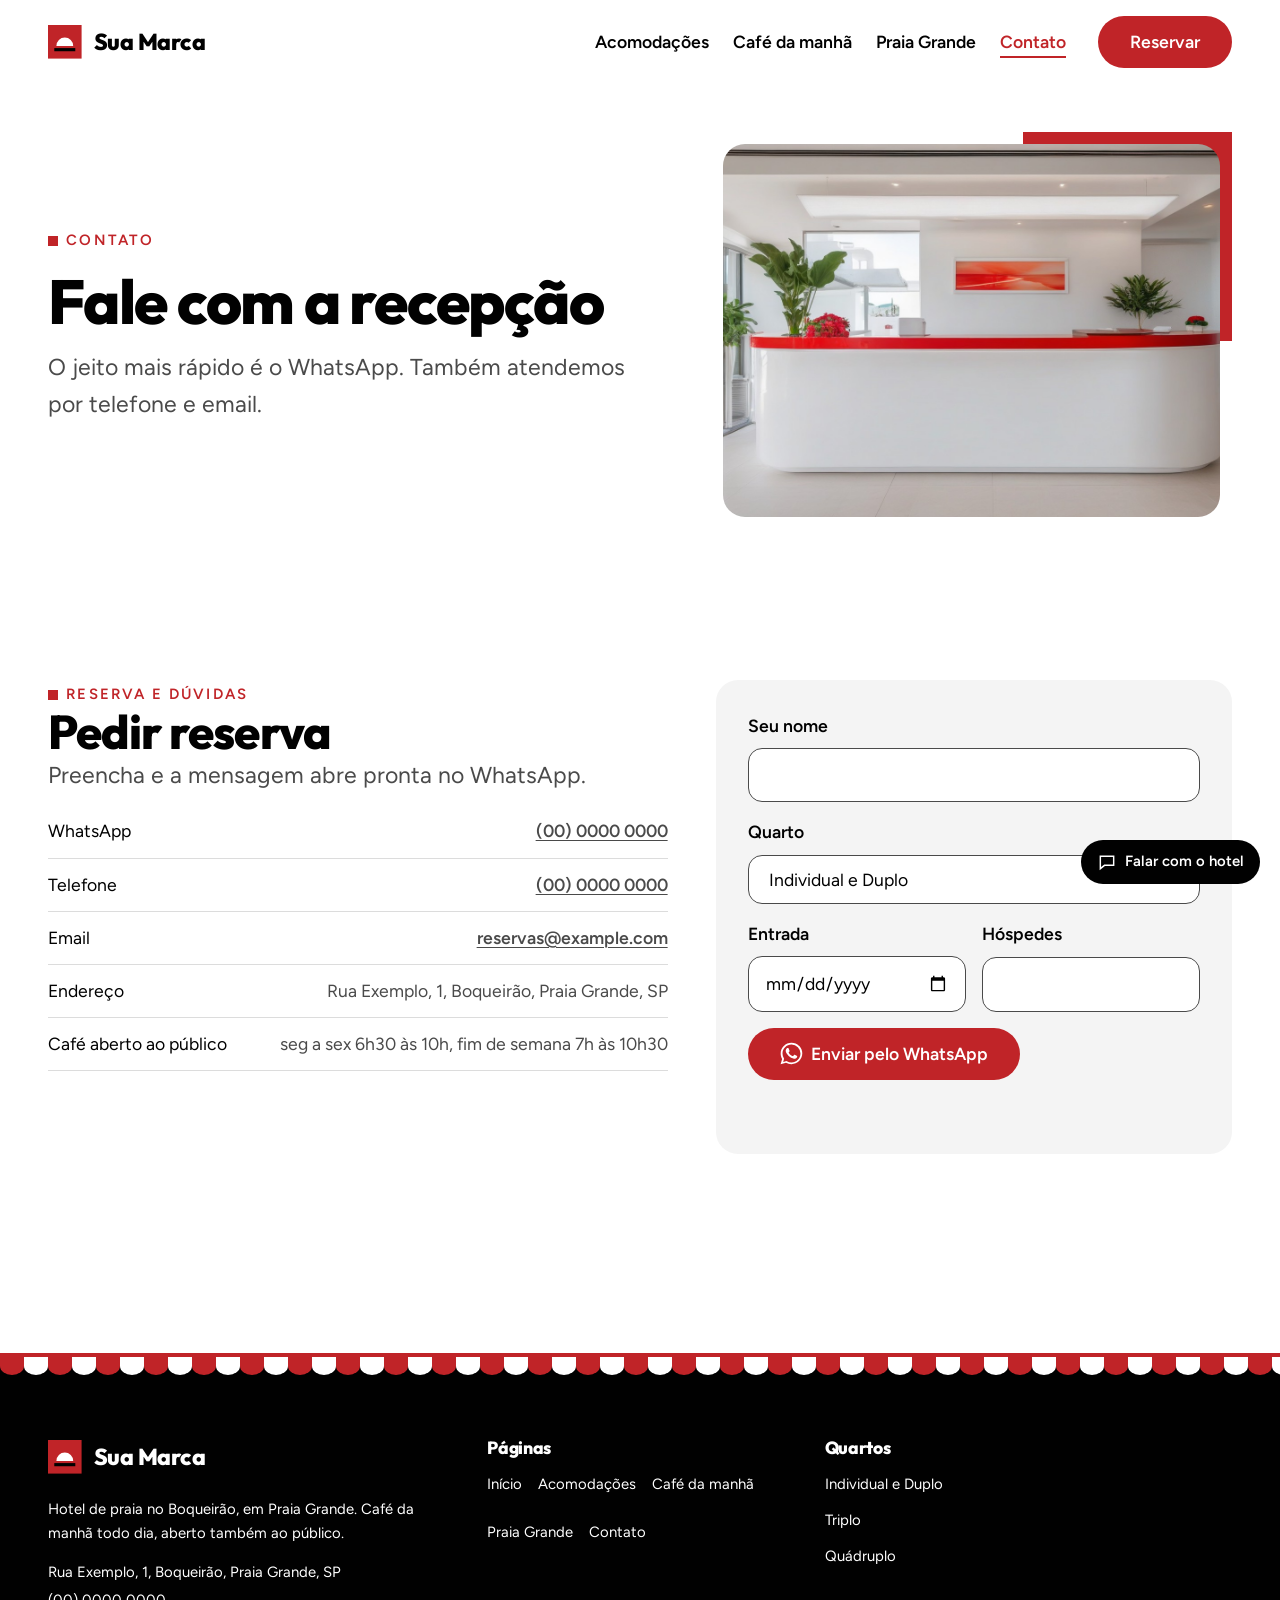
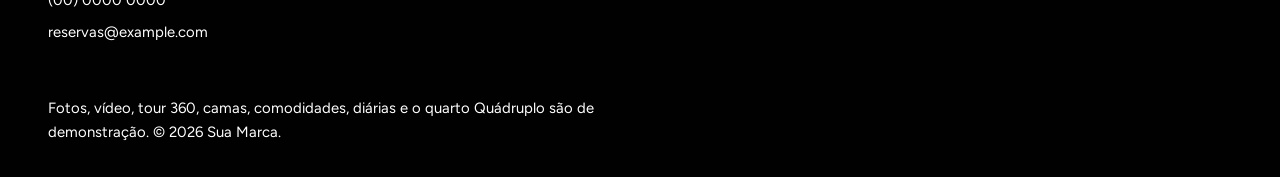
<file: contato.html>
<!doctype html>
<html lang="pt-BR">
<head>
<meta charset="utf-8">
<meta name="viewport" content="width=device-width, initial-scale=1">
<title>Contato e reservas | Sua Marca</title>
<meta name="description" content="Reservas pelo WhatsApp, telefone e email do hotel do Boqueirão, em Praia Grande. Café da manhã aberto ao público.">
<link rel="canonical" href="https://lugusofficial.github.io/hotel-boqueirao-praia-grande/contato.html">
<meta property="og:type" content="website">
<meta property="og:site_name" content="Sua Marca">
<meta property="og:title" content="Contato e reservas | Sua Marca">
<meta property="og:description" content="Reservas pelo WhatsApp, telefone e email do hotel do Boqueirão, em Praia Grande. Café da manhã aberto ao público.">
<meta property="og:url" content="https://lugusofficial.github.io/hotel-boqueirao-praia-grande/contato.html">
<meta property="og:image" content="assets/cafe.jpg">
<meta name="twitter:card" content="summary_large_image">
<meta name="theme-color" content="#c02428">
<link rel="icon" href="assets/favicon.svg" type="image/svg+xml">
<link rel="preconnect" href="https://fonts.googleapis.com">
<link rel="preconnect" href="https://fonts.gstatic.com" crossorigin>
<link rel="stylesheet" href="https://fonts.googleapis.com/css2?family=Outfit:wght@800&family=Figtree:wght@400;600&display=swap">
<link rel="stylesheet" href="css/tokens.css?v=09aa6852">
<link rel="stylesheet" href="css/base.css?v=050fb767">
<link rel="stylesheet" href="css/site.css?v=28163eb7">
<script type="application/ld+json">{"@context": "https://schema.org", "@type": "Hotel", "name": "Sua Marca", "description": "Hotel de praia no Boqueirão, em Praia Grande, com café da manhã em buffet aberto também ao público.", "url": "https://lugusofficial.github.io/hotel-boqueirao-praia-grande/", "telephone": "+0000000000", "email": "reservas@example.com", "address": {"@type": "PostalAddress", "streetAddress": "Rua Exemplo, 1", "addressLocality": "Praia Grande", "addressRegion": "SP", "addressCountry": "BR"}, "amenityFeature": [{"@type": "LocationFeatureSpecification", "name": "Café da manhã", "value": true}, {"@type": "LocationFeatureSpecification", "name": "Wifi grátis", "value": true}, {"@type": "LocationFeatureSpecification", "name": "Estacionamento", "value": true}]}</script>
<script src="js/main.js?v=dd145b68" defer></script>
<script src="js/atendente.js?v=ade53738" defer></script>
</head>
<body>
<a class="skip-link" href="#main">Pular para o conteúdo</a>
<header class="site-header">
  <div class="container site-header__inner">
    <a class="brand" href="index.html" aria-label="Sua Marca, página inicial"><svg class="brand__marca" viewBox="0 0 32 32" aria-hidden="true" focusable="false"><rect width="32" height="32" fill="#c02428"/><path d="M8 20a8 8 0 0 1 16 0z" fill="#fff"/><rect x="6" y="22" width="20" height="3" fill="#010101"/></svg><span>Sua Marca</span></a>
    <button class="nav-toggle" type="button" aria-expanded="false" aria-controls="site-nav">
      <svg class="icon icon--menu" viewBox="0 0 24 24" aria-hidden="true" focusable="false"><path d="M4 7h16M4 12h16M4 17h16"/></svg>
      <svg class="icon icon--close" viewBox="0 0 24 24" aria-hidden="true" focusable="false" hidden><path d="M6 6l12 12M18 6L6 18"/></svg>
      <span class="visually-hidden">Menu</span>
    </button>
    <nav class="site-nav" id="site-nav" aria-label="Principal" data-open="false">
      <ul><li><a href="acomodacoes.html">Acomodações</a></li><li><a href="cafe-da-manha.html">Café da manhã</a></li><li><a href="praia-grande.html">Praia Grande</a></li><li><a href="contato.html" aria-current="page">Contato</a></li></ul>
      <a class="btn btn--primary" href="index.html#reservar">Reservar</a>
    </nav>
  </div>
</header>
<main id="main">
  <section class="topo hero">
    <div class="container topo__grade">
      <div class="stack">
        <p class="kicker">Contato</p>
        <h1>Fale com a recepção</h1>
        <p class="lead">O jeito mais rápido é o WhatsApp. Também atendemos por telefone e email.</p>
        
      </div>
      <div class="topo__foto"><img src="assets/recepcao.jpg" alt="Recepção branca com balcão curvo de faixa vermelha, plantas e quadro vermelho na parede" width="1216" height="832" decoding="async"></div>
    </div>
  </section>

  <section class="section" aria-labelledby="pedido-titulo">
    <div class="container contato">
      <div>
        <p class="kicker">Reserva e dúvidas</p>
        <h2 id="pedido-titulo">Pedir reserva</h2>
        <p class="lead">Preencha e a mensagem abre pronta no WhatsApp.</p>
        <ul class="distancias">
          <li><span>WhatsApp</span><a href="https://wa.me/0000000000?text=Ol%C3%A1%21%20Vim%20pelo%20site.">(00) 0000 0000</a></li>
          <li><span>Telefone</span><a href="tel:+0000000000">(00) 0000 0000</a></li>
          <li><span>Email</span><a href="mailto:reservas@example.com">reservas@example.com</a></li>
          <li><span>Endereço</span><span>Rua Exemplo, 1, Boqueirão, Praia Grande, SP</span></li>
          <li><span>Café aberto ao público</span><span>seg a sex 6h30 às 10h, fim de semana 7h às 10h30</span></li>
        </ul>
      </div>
      <form class="form" action="https://wa.me/0000000000" method="get" data-orcamento data-msg="Olá! Quero fazer uma reserva." novalidate>
        <div class="field"><label for="f-nome">Seu nome</label><input id="f-nome" name="nome" autocomplete="name" required></div>
        <div class="field"><label for="f-quarto">Quarto</label><select id="f-quarto" name="quarto"><option>Individual e Duplo</option><option>Triplo</option><option>Quádruplo</option></select></div>
        <div class="grid grid--2">
          <div class="field"><label for="f-entrada">Entrada</label><input id="f-entrada" name="entrada" type="date"></div>
          <div class="field"><label for="f-hosp">Hóspedes</label><input id="f-hosp" name="hospedes" type="number" min="1" max="4" inputmode="numeric"></div>
        </div>
        <button class="btn btn--primary" type="submit"><svg class="icon icon--wa" viewBox="0 0 24 24" aria-hidden="true" focusable="false"><path d="M17.47 14.38c-.3-.15-1.76-.87-2.03-.97-.27-.1-.47-.15-.67.15-.2.3-.77.97-.94 1.17-.17.2-.35.22-.65.07-.3-.15-1.26-.46-2.4-1.48-.89-.79-1.49-1.77-1.66-2.07-.17-.3-.02-.46.13-.61.13-.13.3-.35.45-.52.15-.17.2-.3.3-.5.1-.2.05-.37-.02-.52-.07-.15-.67-1.62-.92-2.22-.24-.58-.49-.5-.67-.51h-.57c-.2 0-.52.07-.8.37-.27.3-1.04 1.02-1.04 2.48s1.07 2.88 1.21 3.08c.15.2 2.1 3.2 5.08 4.49.71.31 1.26.49 1.69.63.71.23 1.36.2 1.87.12.57-.09 1.76-.72 2.01-1.41.25-.7.25-1.29.17-1.41-.07-.13-.27-.2-.57-.35zM12.05 21.5h-.01a9.4 9.4 0 0 1-4.79-1.31l-.34-.2-3.56.93.95-3.47-.22-.36a9.38 9.38 0 0 1-1.44-5.01c0-5.19 4.23-9.41 9.42-9.41a9.36 9.36 0 0 1 6.66 2.76 9.35 9.35 0 0 1 2.75 6.66c0 5.19-4.23 9.41-9.42 9.41zm8.02-17.43A11.27 11.27 0 0 0 12.05.75C5.8.75.72 5.83.72 12.08c0 2 .52 3.95 1.52 5.66L.62 23.25l5.65-1.48a11.3 11.3 0 0 0 5.78 1.48h.01c6.25 0 11.33-5.08 11.33-11.33 0-3.03-1.18-5.87-3.32-8.01z"/></svg>Enviar pelo WhatsApp</button>
        <p class="form-status" role="status"></p>
      </form>
    </div>
  </section>
</main>

<div class="atendente" data-atendente data-whatsapp="https://wa.me/0000000000" hidden>
  <button class="atendente__abrir" type="button" data-atendente-abrir aria-expanded="false" aria-controls="atendente-painel">
    <svg class="atendente__icone" viewBox="0 0 24 24" aria-hidden="true" focusable="false"><path d="M4 5h16v11H9l-5 4z"/></svg>
    <span>Falar com o hotel</span>
  </button>
  <div class="atendente__painel" id="atendente-painel" role="dialog" aria-labelledby="atendente-titulo" data-atendente-painel hidden>
    <div class="atendente__topo">
      <p class="atendente__titulo" id="atendente-titulo">Atendente de demonstração</p>
      <button class="atendente__fechar" type="button" data-atendente-fechar>
        <svg class="icon" viewBox="0 0 24 24" aria-hidden="true" focusable="false"><path d="M6 6l12 12M18 6L6 18"/></svg>
        <span class="visually-hidden">Fechar a conversa</span>
      </button>
    </div>
    <ol class="atendente__mensagens" data-atendente-mensagens aria-live="polite"></ol>
    <ul class="atendente__chips" data-atendente-chips></ul>
    <form class="atendente__form" data-atendente-form>
      <label class="visually-hidden" for="atendente-texto">Sua mensagem</label>
      <input id="atendente-texto" type="text" autocomplete="off" maxlength="200" placeholder="Pergunte sobre quartos, diárias ou o café">
      <button class="atendente__enviar" type="submit">Enviar</button>
    </form>
    <p class="atendente__aviso">Respostas automáticas de demonstração. Para reservar, a conversa segue no WhatsApp.</p>
  </div>
</div>
<footer class="site-footer">
  <div class="listras" aria-hidden="true"></div>
  <div class="container">
    <div class="rodape">
      <div class="stack">
        <a class="brand" href="index.html" aria-label="Sua Marca, página inicial"><svg class="brand__marca" viewBox="0 0 32 32" aria-hidden="true" focusable="false"><rect width="32" height="32" fill="#c02428"/><path d="M8 20a8 8 0 0 1 16 0z" fill="#fff"/><rect x="6" y="22" width="20" height="3" fill="#010101"/></svg><span>Sua Marca</span></a>
        <p>Hotel de praia no Boqueirão, em Praia Grande. Café da manhã todo dia, aberto também ao público.</p>
        <p>Rua Exemplo, 1, Boqueirão, Praia Grande, SP<br><a href="tel:+0000000000">(00) 0000 0000</a><br><a href="mailto:reservas@example.com">reservas@example.com</a></p>
      </div>
      <nav aria-label="Rodapé">
        <h2>Páginas</h2>
        <ul><li><a href="index.html">Início</a></li><li><a href="acomodacoes.html">Acomodações</a></li><li><a href="cafe-da-manha.html">Café da manhã</a></li><li><a href="praia-grande.html">Praia Grande</a></li><li><a href="contato.html">Contato</a></li></ul>
      </nav>
      <div>
        <h2>Quartos</h2>
        <ul><li><a href="individual.html">Individual e Duplo</a></li><li><a href="triplo.html">Triplo</a></li><li><a href="quadruplo.html">Quádruplo</a></li></ul>
      </div>
    </div>
    <p class="rodape__fim">Fotos, vídeo, tour 360, camas, comodidades, diárias e o quarto Quádruplo são de demonstração. © <span data-year>2026</span> Sua Marca.</p>
  </div>
</footer>
</body>
</html>
</file>
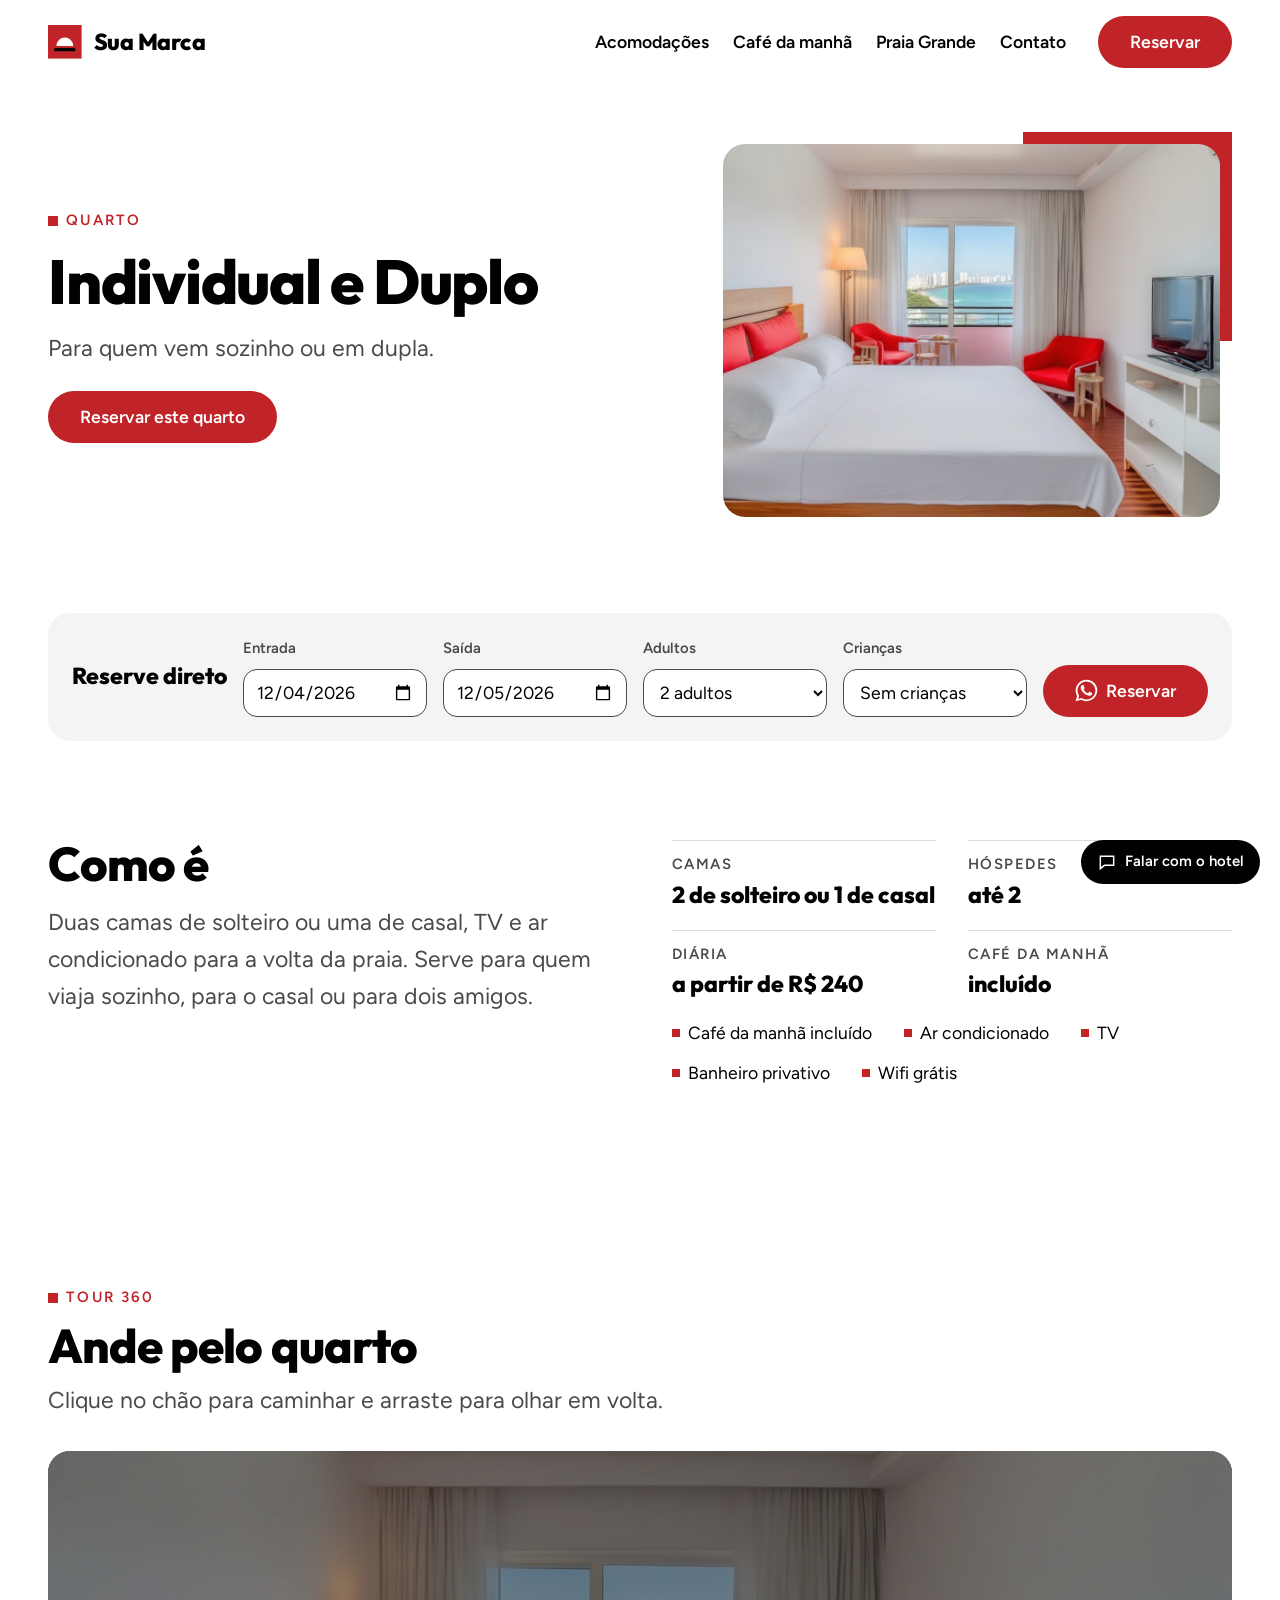
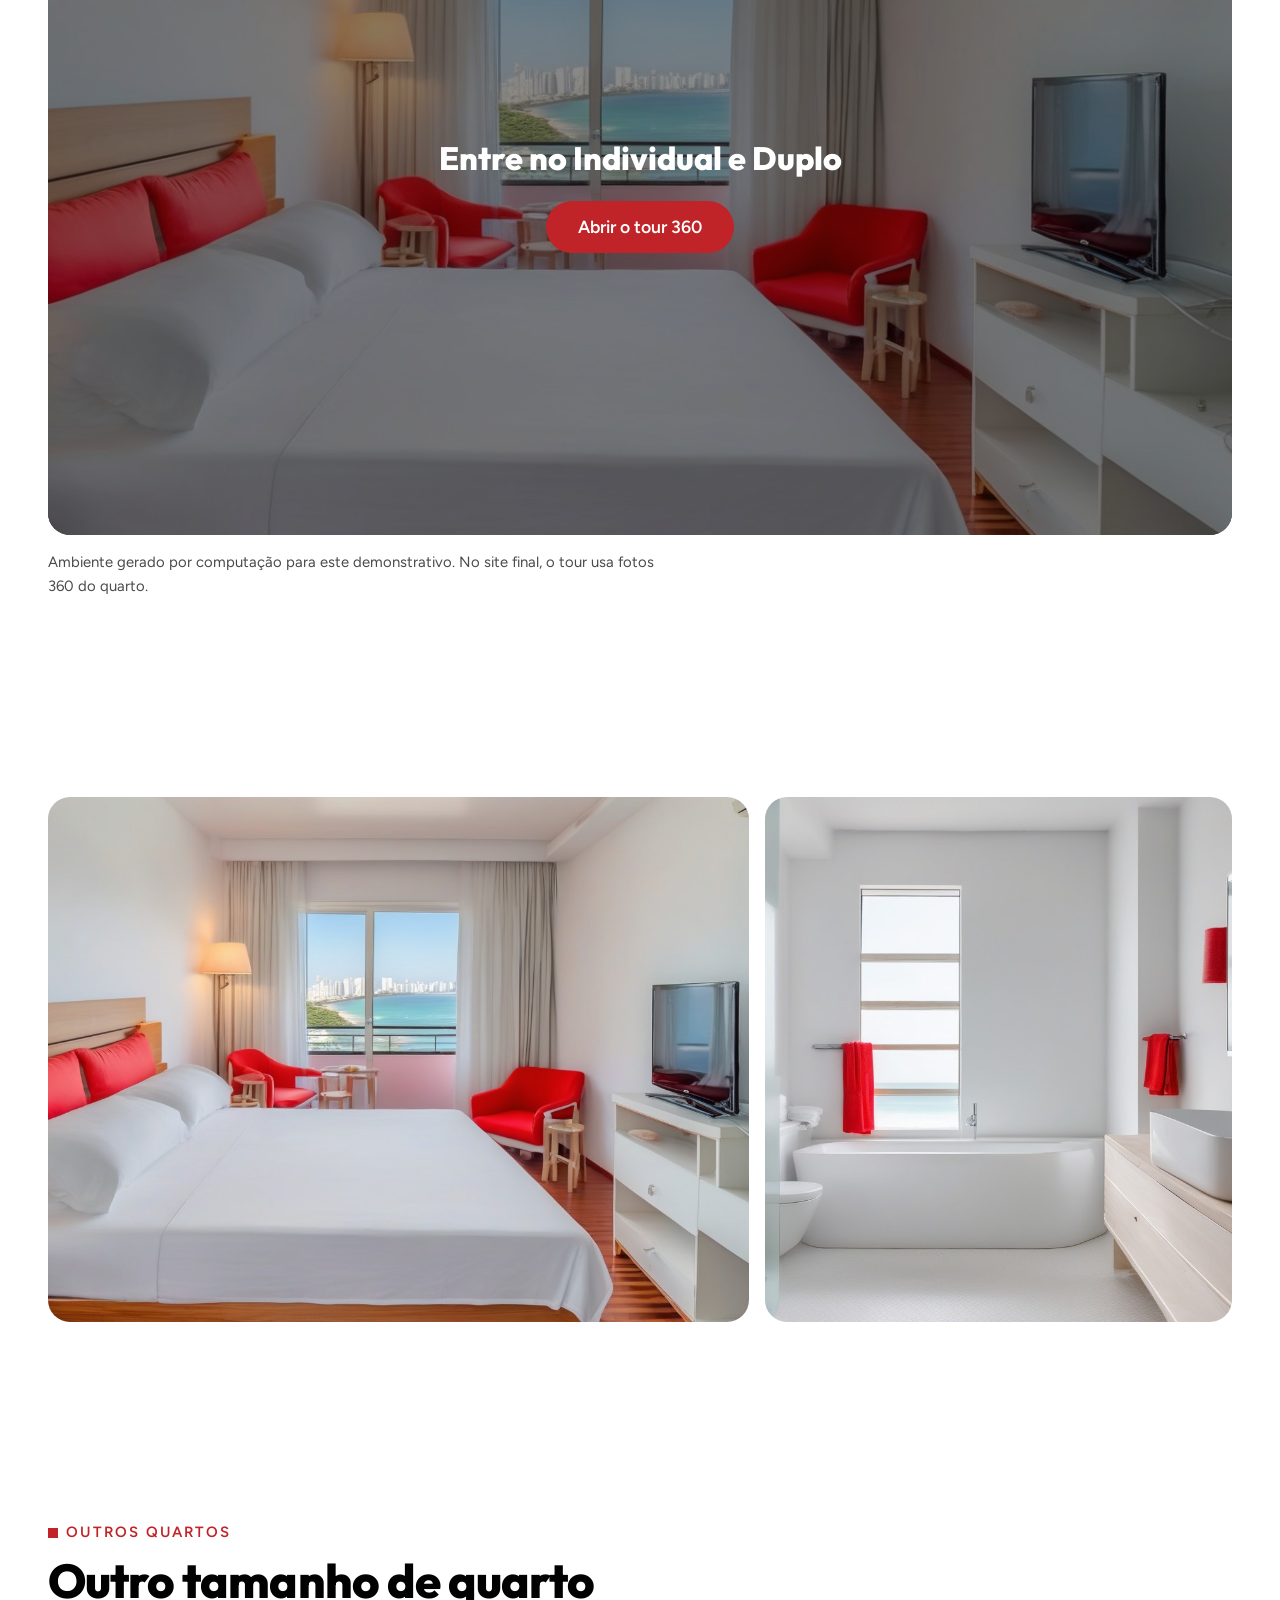
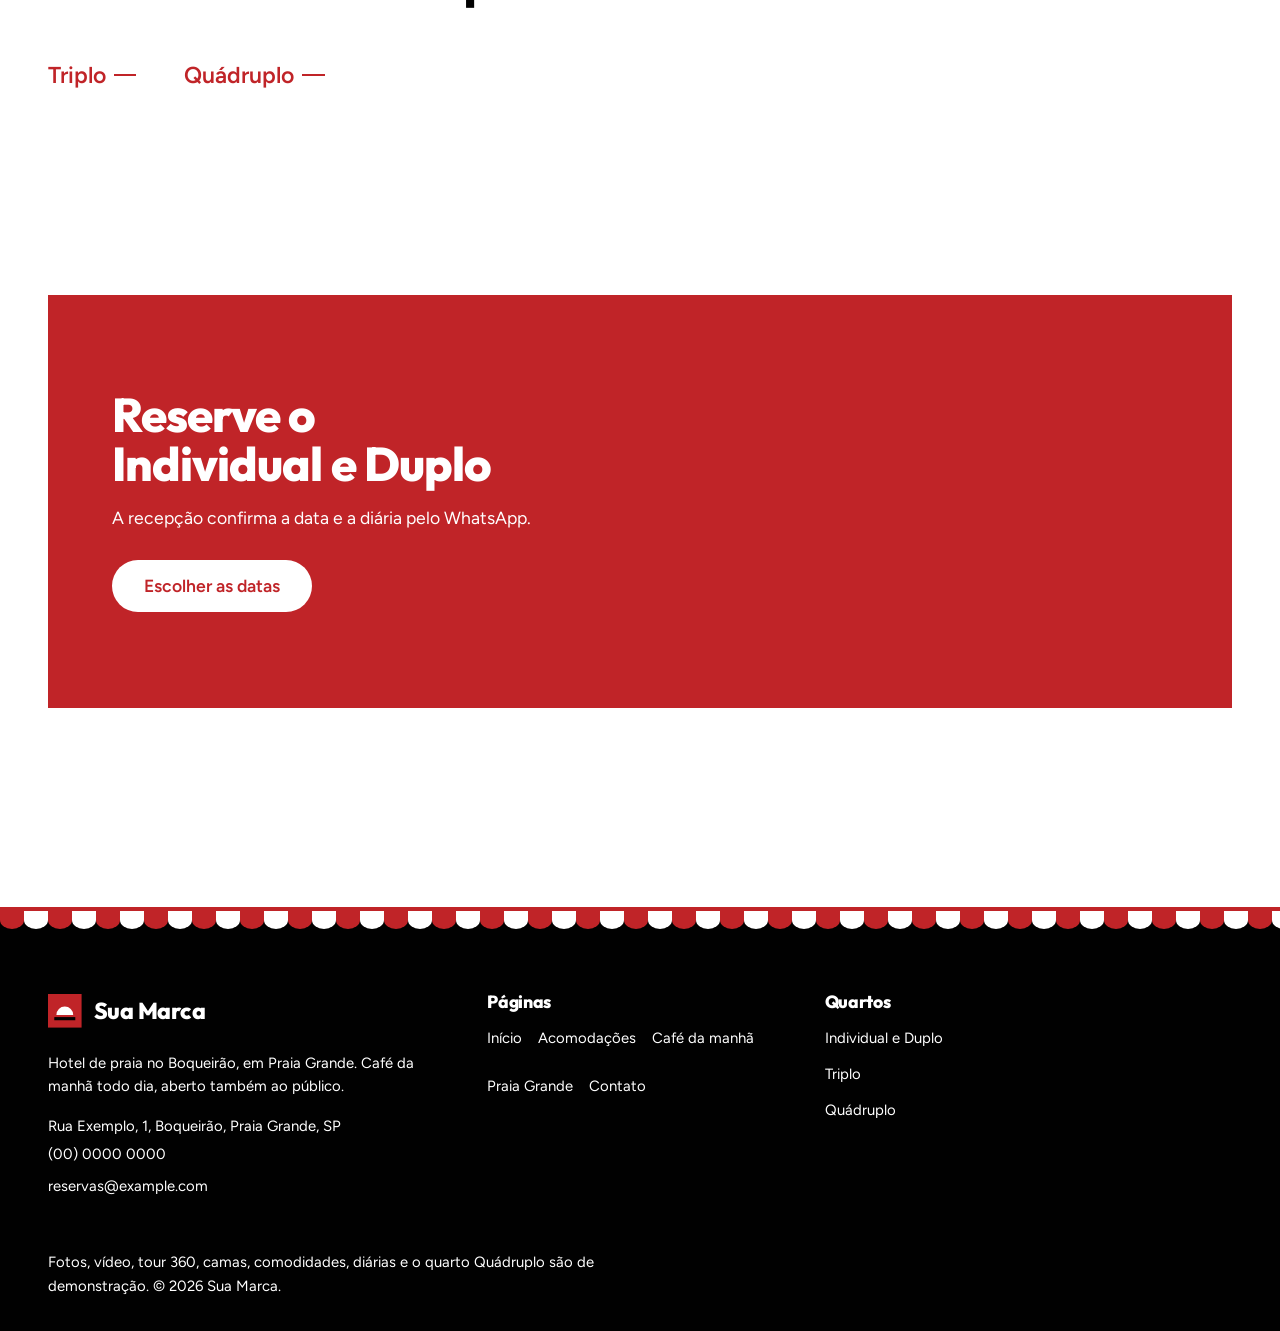
<file: individual.html>
<!doctype html>
<html lang="pt-BR">
<head>
<meta charset="utf-8">
<meta name="viewport" content="width=device-width, initial-scale=1">
<title>Quarto Individual e Duplo em Praia Grande | Sua Marca</title>
<meta name="description" content="Quarto Individual e Duplo no hotel do Boqueirão, em Praia Grande: Para quem vem sozinho ou em dupla. Café da manhã incluído, tour 360 e reserva pelo WhatsApp.">
<link rel="canonical" href="https://lugusofficial.github.io/hotel-boqueirao-praia-grande/individual.html">
<meta property="og:type" content="website">
<meta property="og:site_name" content="Sua Marca">
<meta property="og:title" content="Quarto Individual e Duplo em Praia Grande | Sua Marca">
<meta property="og:description" content="Quarto Individual e Duplo no hotel do Boqueirão, em Praia Grande: Para quem vem sozinho ou em dupla. Café da manhã incluído, tour 360 e reserva pelo WhatsApp.">
<meta property="og:url" content="https://lugusofficial.github.io/hotel-boqueirao-praia-grande/individual.html">
<meta property="og:image" content="assets/cafe.jpg">
<meta name="twitter:card" content="summary_large_image">
<meta name="theme-color" content="#c02428">
<link rel="icon" href="assets/favicon.svg" type="image/svg+xml">
<link rel="preconnect" href="https://fonts.googleapis.com">
<link rel="preconnect" href="https://fonts.gstatic.com" crossorigin>
<link rel="stylesheet" href="https://fonts.googleapis.com/css2?family=Outfit:wght@800&family=Figtree:wght@400;600&display=swap">
<link rel="stylesheet" href="css/tokens.css?v=09aa6852">
<link rel="stylesheet" href="css/base.css?v=050fb767">
<link rel="stylesheet" href="css/site.css?v=28163eb7">
<script type="application/ld+json">{"@context": "https://schema.org", "@type": "Hotel", "name": "Sua Marca", "description": "Hotel de praia no Boqueirão, em Praia Grande, com café da manhã em buffet aberto também ao público.", "url": "https://lugusofficial.github.io/hotel-boqueirao-praia-grande/", "telephone": "+0000000000", "email": "reservas@example.com", "address": {"@type": "PostalAddress", "streetAddress": "Rua Exemplo, 1", "addressLocality": "Praia Grande", "addressRegion": "SP", "addressCountry": "BR"}, "amenityFeature": [{"@type": "LocationFeatureSpecification", "name": "Café da manhã", "value": true}, {"@type": "LocationFeatureSpecification", "name": "Wifi grátis", "value": true}, {"@type": "LocationFeatureSpecification", "name": "Estacionamento", "value": true}]}</script>
<script type="module" src="js/tour.js?v=59a9ff1e"></script>
<script src="js/main.js?v=dd145b68" defer></script>
<script src="js/atendente.js?v=ade53738" defer></script>
</head>
<body>
<a class="skip-link" href="#main">Pular para o conteúdo</a>
<header class="site-header">
  <div class="container site-header__inner">
    <a class="brand" href="index.html" aria-label="Sua Marca, página inicial"><svg class="brand__marca" viewBox="0 0 32 32" aria-hidden="true" focusable="false"><rect width="32" height="32" fill="#c02428"/><path d="M8 20a8 8 0 0 1 16 0z" fill="#fff"/><rect x="6" y="22" width="20" height="3" fill="#010101"/></svg><span>Sua Marca</span></a>
    <button class="nav-toggle" type="button" aria-expanded="false" aria-controls="site-nav">
      <svg class="icon icon--menu" viewBox="0 0 24 24" aria-hidden="true" focusable="false"><path d="M4 7h16M4 12h16M4 17h16"/></svg>
      <svg class="icon icon--close" viewBox="0 0 24 24" aria-hidden="true" focusable="false" hidden><path d="M6 6l12 12M18 6L6 18"/></svg>
      <span class="visually-hidden">Menu</span>
    </button>
    <nav class="site-nav" id="site-nav" aria-label="Principal" data-open="false">
      <ul><li><a href="acomodacoes.html">Acomodações</a></li><li><a href="cafe-da-manha.html">Café da manhã</a></li><li><a href="praia-grande.html">Praia Grande</a></li><li><a href="contato.html">Contato</a></li></ul>
      <a class="btn btn--primary" href="#reservar">Reservar</a>
    </nav>
  </div>
</header>
<main id="main">
  <section class="topo hero">
    <div class="container topo__grade">
      <div class="stack">
        <p class="kicker">Quarto</p>
        <h1>Individual e Duplo</h1>
        <p class="lead">Para quem vem sozinho ou em dupla.</p>
        <div class="cluster"><a class="btn btn--primary" href="#reservar">Reservar este quarto</a></div>
      </div>
      <div class="topo__foto"><img src="assets/individual-1.jpg" alt="Quarto claro com cama de casal de lençol branco e almofadas vermelhas, poltrona vermelha, TV e janela com prédios" width="1216" height="832" decoding="async"></div>
    </div>
  </section>

<div class="reserva" id="reservar">
  <form class="container reserva__form" action="contato.html" method="get" data-reserva data-whatsapp="https://wa.me/0000000000" data-quarto="Individual e Duplo">
    <p class="reserva__titulo">Reserve direto</p>
    <div class="field"><label for="r-entrada">Entrada</label><input id="r-entrada" name="entrada" type="date" required></div>
    <div class="field"><label for="r-saida">Saída</label><input id="r-saida" name="saida" type="date" required></div>
    <div class="field"><label for="r-adultos">Adultos</label><select id="r-adultos" name="adultos"><option value="1">1 adulto</option><option value="2" selected>2 adultos</option><option value="3">3 adultos</option><option value="4">4 adultos</option></select></div>
    <div class="field"><label for="r-criancas">Crianças</label><select id="r-criancas" name="criancas"><option value="0" selected>Sem crianças</option><option value="1">1 criança</option><option value="2">2 crianças</option><option value="3">3 crianças</option></select></div>
    <button class="btn btn--primary" type="submit"><svg class="icon icon--wa" viewBox="0 0 24 24" aria-hidden="true" focusable="false"><path d="M17.47 14.38c-.3-.15-1.76-.87-2.03-.97-.27-.1-.47-.15-.67.15-.2.3-.77.97-.94 1.17-.17.2-.35.22-.65.07-.3-.15-1.26-.46-2.4-1.48-.89-.79-1.49-1.77-1.66-2.07-.17-.3-.02-.46.13-.61.13-.13.3-.35.45-.52.15-.17.2-.3.3-.5.1-.2.05-.37-.02-.52-.07-.15-.67-1.62-.92-2.22-.24-.58-.49-.5-.67-.51h-.57c-.2 0-.52.07-.8.37-.27.3-1.04 1.02-1.04 2.48s1.07 2.88 1.21 3.08c.15.2 2.1 3.2 5.08 4.49.71.31 1.26.49 1.69.63.71.23 1.36.2 1.87.12.57-.09 1.76-.72 2.01-1.41.25-.7.25-1.29.17-1.41-.07-.13-.27-.2-.57-.35zM12.05 21.5h-.01a9.4 9.4 0 0 1-4.79-1.31l-.34-.2-3.56.93.95-3.47-.22-.36a9.38 9.38 0 0 1-1.44-5.01c0-5.19 4.23-9.41 9.42-9.41a9.36 9.36 0 0 1 6.66 2.76 9.35 9.35 0 0 1 2.75 6.66c0 5.19-4.23 9.41-9.42 9.41zm8.02-17.43A11.27 11.27 0 0 0 12.05.75C5.8.75.72 5.83.72 12.08c0 2 .52 3.95 1.52 5.66L.62 23.25l5.65-1.48a11.3 11.3 0 0 0 5.78 1.48h.01c6.25 0 11.33-5.08 11.33-11.33 0-3.03-1.18-5.87-3.32-8.01z"/></svg>Reservar</button>
    <p class="form-status visually-hidden" role="status"></p>
  </form>
</div>

  <section class="section" aria-labelledby="como-titulo">
    <div class="container ficha-grade">
      <div class="stack">
        <h2 id="como-titulo">Como é</h2>
        <p class="lead">Duas camas de solteiro ou uma de casal, TV e ar condicionado para a volta da praia. Serve para quem viaja sozinho, para o casal ou para dois amigos.</p>
        
      </div>
      <div class="stack">
        <dl class="ficha">
          <div><dt>Camas</dt><dd>2 de solteiro ou 1 de casal</dd></div>
          <div><dt>Hóspedes</dt><dd>até 2</dd></div>
          <div><dt>Diária</dt><dd>a partir de R$ 240</dd></div>
          <div><dt>Café da manhã</dt><dd>incluído</dd></div>
        </dl>
        <ul class="comodidades"><li>Café da manhã incluído</li><li>Ar condicionado</li><li>TV</li><li>Banheiro privativo</li><li>Wifi grátis</li></ul>
      </div>
    </div>
  </section>

  <section class="section" aria-labelledby="tour-titulo">
    <div class="container tour" data-tour>
      <div class="cabeca"><p class="kicker">Tour 360</p><h2 id="tour-titulo">Ande pelo quarto</h2>
        <p class="lead">Clique no chão para caminhar e arraste para olhar em volta.</p></div>
      <div class="tour__palco" data-tour-palco tabindex="0" aria-label="Tour 360 do quarto Individual e Duplo. Setas ou W A S D andam e giram.">
        <canvas aria-hidden="true"></canvas>
        <div class="tour__portas" data-tour-portas></div>
        <p class="tour__onde" data-tour-onde>Individual e Duplo</p>
        <div class="tour__controles">
          <button type="button" data-tour-mov="frente:1" aria-label="Andar para frente"><svg class="icon" viewBox="0 0 24 24" aria-hidden="true" focusable="false"><path d="M12 19V5M6 11l6-6 6 6"/></svg></button>
          <button type="button" data-tour-tela aria-label="Tela cheia"><svg class="icon" viewBox="0 0 24 24" aria-hidden="true" focusable="false"><path d="M4 9V4h5M20 9V4h-5M4 15v5h5M20 15v5h-5"/></svg></button>
          <button type="button" data-tour-mov="giro:-1" aria-label="Girar para a esquerda"><svg class="icon" viewBox="0 0 24 24" aria-hidden="true" focusable="false"><path d="M15 6l-6 6 6 6"/></svg></button>
          <button type="button" data-tour-mov="frente:-1" aria-label="Andar para trás"><svg class="icon" viewBox="0 0 24 24" aria-hidden="true" focusable="false"><path d="M12 5v14M6 13l6 6 6-6"/></svg></button>
          <button type="button" data-tour-mov="giro:1" aria-label="Girar para a direita"><svg class="icon" viewBox="0 0 24 24" aria-hidden="true" focusable="false"><path d="M9 6l6 6-6 6"/></svg></button>
        </div>
        <div class="tour__veu" data-tour-veu aria-hidden="true"></div>
        <div class="tour__capa">
          <img src="assets/individual-1.jpg" alt="Quarto claro com cama de casal de lençol branco e almofadas vermelhas, poltrona vermelha, TV e janela com prédios" width="1216" height="832" loading="lazy" decoding="async">
          <div>
            <p>Entre no Individual e Duplo</p>
            <button class="btn btn--primary" type="button" data-tour-entrar>Abrir o tour 360</button>
          </div>
        </div>
      </div>
      <p class="visually-hidden" role="status" data-tour-status></p>
      <p class="tour__aviso" data-tour-aviso hidden>O tour não abriu neste navegador. As fotos e a descrição estão logo abaixo.</p>
      <p class="tour__dica">Ambiente gerado por computação para este demonstrativo. No site final, o tour usa fotos 360 do quarto.</p>
    </div>
  </section>
<script type="application/json" id="tour-dados">{"inicio": "individual", "nos": {"individual": {"nome": "Individual e Duplo", "olhar": 0.85, "andar": 1.2, "dica": "Clique no chão para andar.", "links": [], "img": "assets/tour/individual.jpg", "dist": "assets/tour/individual-d.png"}}}</script>

  <section class="section">
    <div class="container">
      <h2 class="visually-hidden">Fotos</h2>
      <div class="galeria" data-reveal-filhos>
        <img src="assets/individual-1.jpg" alt="Quarto claro com cama de casal de lençol branco e almofadas vermelhas, poltrona vermelha, TV e janela com prédios" width="1216" height="832" loading="lazy" decoding="async">
        <img src="assets/individual-2.jpg" alt="Banheiro branco com banheira, pia sobre bancada de madeira e toalha vermelha" width="1216" height="832" loading="lazy" decoding="async">
      </div>
    </div>
  </section>

  <section class="section" aria-labelledby="outros-titulo">
    <div class="container">
      <div class="cabeca"><p class="kicker">Outros quartos</p><h2 id="outros-titulo">Outro tamanho de quarto</h2></div>
      <div class="outros"><a class="link-seta" href="triplo.html">Triplo</a><a class="link-seta" href="quadruplo.html">Quádruplo</a></div>
    </div>
  </section>

  <section class="section chamada">
    <div class="container">
      <div class="chamada__bloco">
        <h2>Reserve o Individual e Duplo</h2>
        <p>A recepção confirma a data e a diária pelo WhatsApp.</p>
        <a class="btn btn--claro" href="#reservar">Escolher as datas</a>
      </div>
    </div>
  </section>
</main>

<div class="atendente" data-atendente data-whatsapp="https://wa.me/0000000000" hidden>
  <button class="atendente__abrir" type="button" data-atendente-abrir aria-expanded="false" aria-controls="atendente-painel">
    <svg class="atendente__icone" viewBox="0 0 24 24" aria-hidden="true" focusable="false"><path d="M4 5h16v11H9l-5 4z"/></svg>
    <span>Falar com o hotel</span>
  </button>
  <div class="atendente__painel" id="atendente-painel" role="dialog" aria-labelledby="atendente-titulo" data-atendente-painel hidden>
    <div class="atendente__topo">
      <p class="atendente__titulo" id="atendente-titulo">Atendente de demonstração</p>
      <button class="atendente__fechar" type="button" data-atendente-fechar>
        <svg class="icon" viewBox="0 0 24 24" aria-hidden="true" focusable="false"><path d="M6 6l12 12M18 6L6 18"/></svg>
        <span class="visually-hidden">Fechar a conversa</span>
      </button>
    </div>
    <ol class="atendente__mensagens" data-atendente-mensagens aria-live="polite"></ol>
    <ul class="atendente__chips" data-atendente-chips></ul>
    <form class="atendente__form" data-atendente-form>
      <label class="visually-hidden" for="atendente-texto">Sua mensagem</label>
      <input id="atendente-texto" type="text" autocomplete="off" maxlength="200" placeholder="Pergunte sobre quartos, diárias ou o café">
      <button class="atendente__enviar" type="submit">Enviar</button>
    </form>
    <p class="atendente__aviso">Respostas automáticas de demonstração. Para reservar, a conversa segue no WhatsApp.</p>
  </div>
</div>
<footer class="site-footer">
  <div class="listras" aria-hidden="true"></div>
  <div class="container">
    <div class="rodape">
      <div class="stack">
        <a class="brand" href="index.html" aria-label="Sua Marca, página inicial"><svg class="brand__marca" viewBox="0 0 32 32" aria-hidden="true" focusable="false"><rect width="32" height="32" fill="#c02428"/><path d="M8 20a8 8 0 0 1 16 0z" fill="#fff"/><rect x="6" y="22" width="20" height="3" fill="#010101"/></svg><span>Sua Marca</span></a>
        <p>Hotel de praia no Boqueirão, em Praia Grande. Café da manhã todo dia, aberto também ao público.</p>
        <p>Rua Exemplo, 1, Boqueirão, Praia Grande, SP<br><a href="tel:+0000000000">(00) 0000 0000</a><br><a href="mailto:reservas@example.com">reservas@example.com</a></p>
      </div>
      <nav aria-label="Rodapé">
        <h2>Páginas</h2>
        <ul><li><a href="index.html">Início</a></li><li><a href="acomodacoes.html">Acomodações</a></li><li><a href="cafe-da-manha.html">Café da manhã</a></li><li><a href="praia-grande.html">Praia Grande</a></li><li><a href="contato.html">Contato</a></li></ul>
      </nav>
      <div>
        <h2>Quartos</h2>
        <ul><li><a href="individual.html">Individual e Duplo</a></li><li><a href="triplo.html">Triplo</a></li><li><a href="quadruplo.html">Quádruplo</a></li></ul>
      </div>
    </div>
    <p class="rodape__fim">Fotos, vídeo, tour 360, camas, comodidades, diárias e o quarto Quádruplo são de demonstração. © <span data-year>2026</span> Sua Marca.</p>
  </div>
</footer>
</body>
</html>
</file>
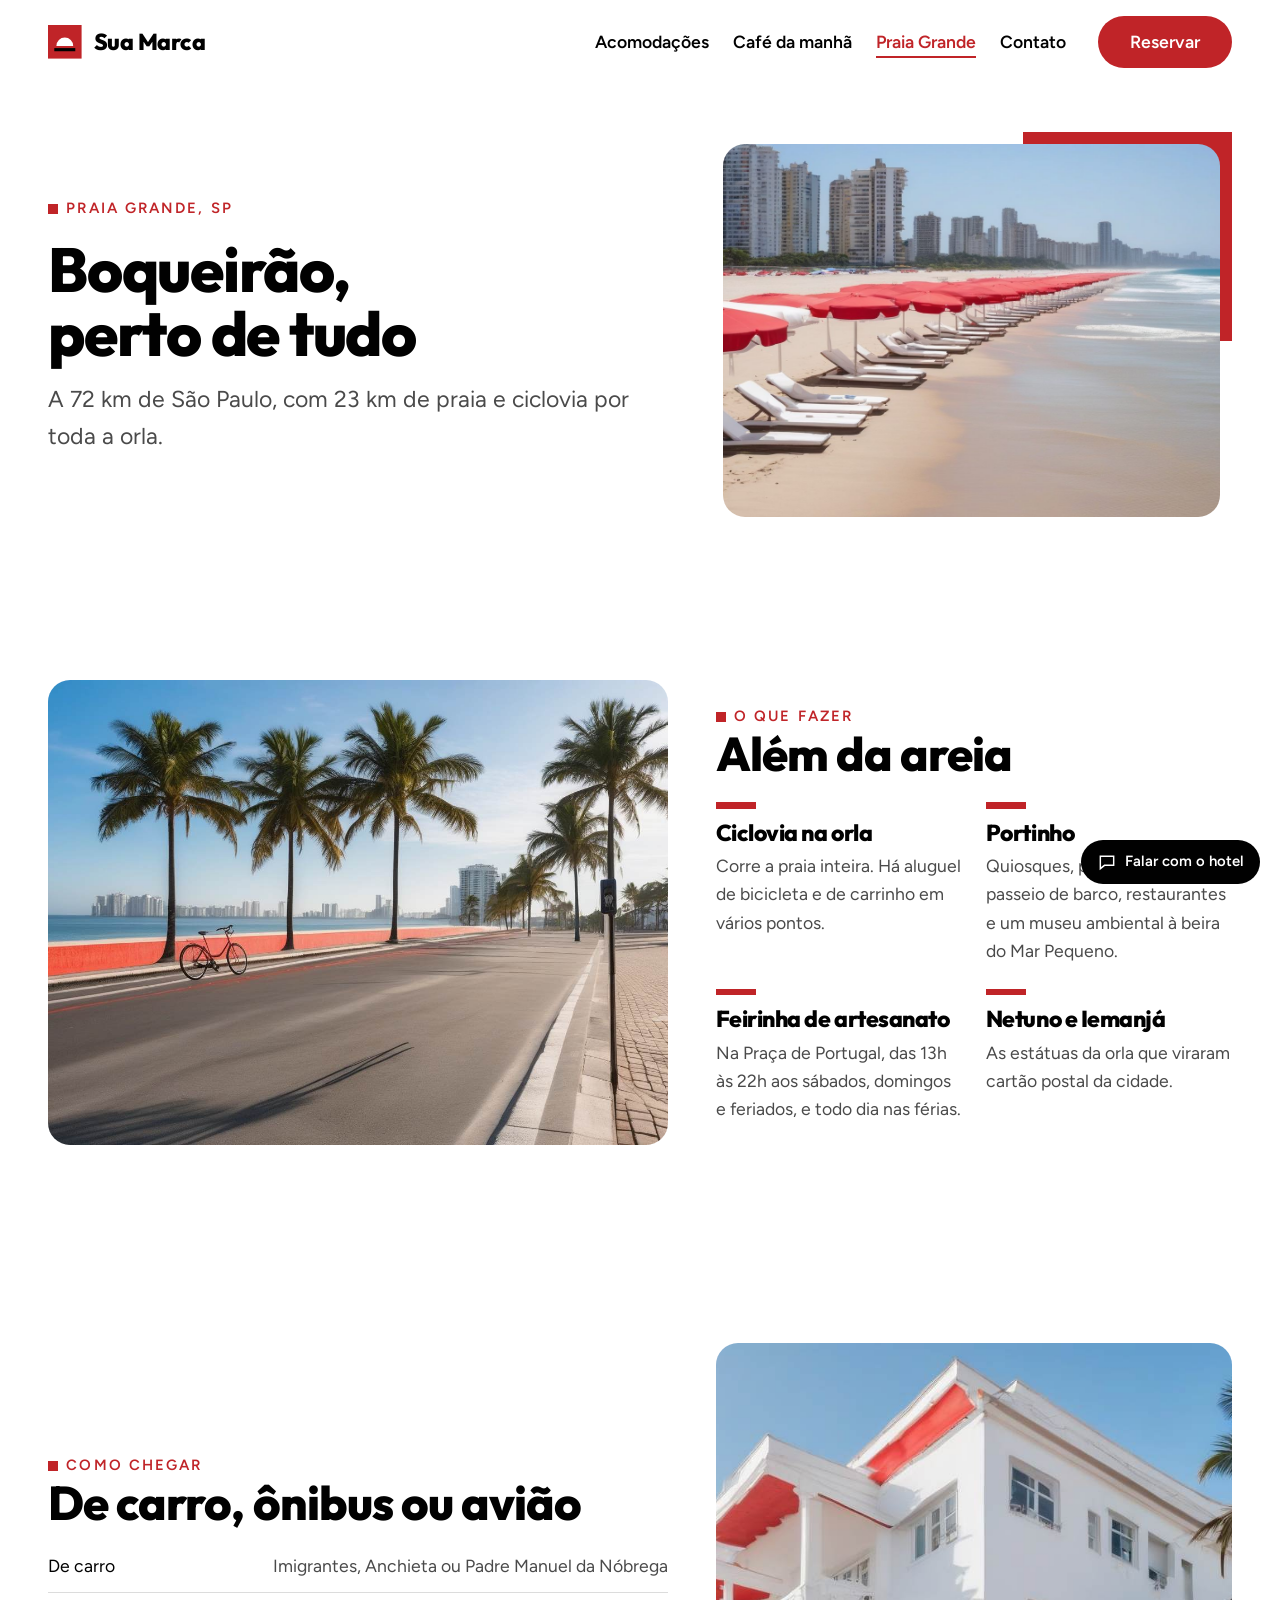
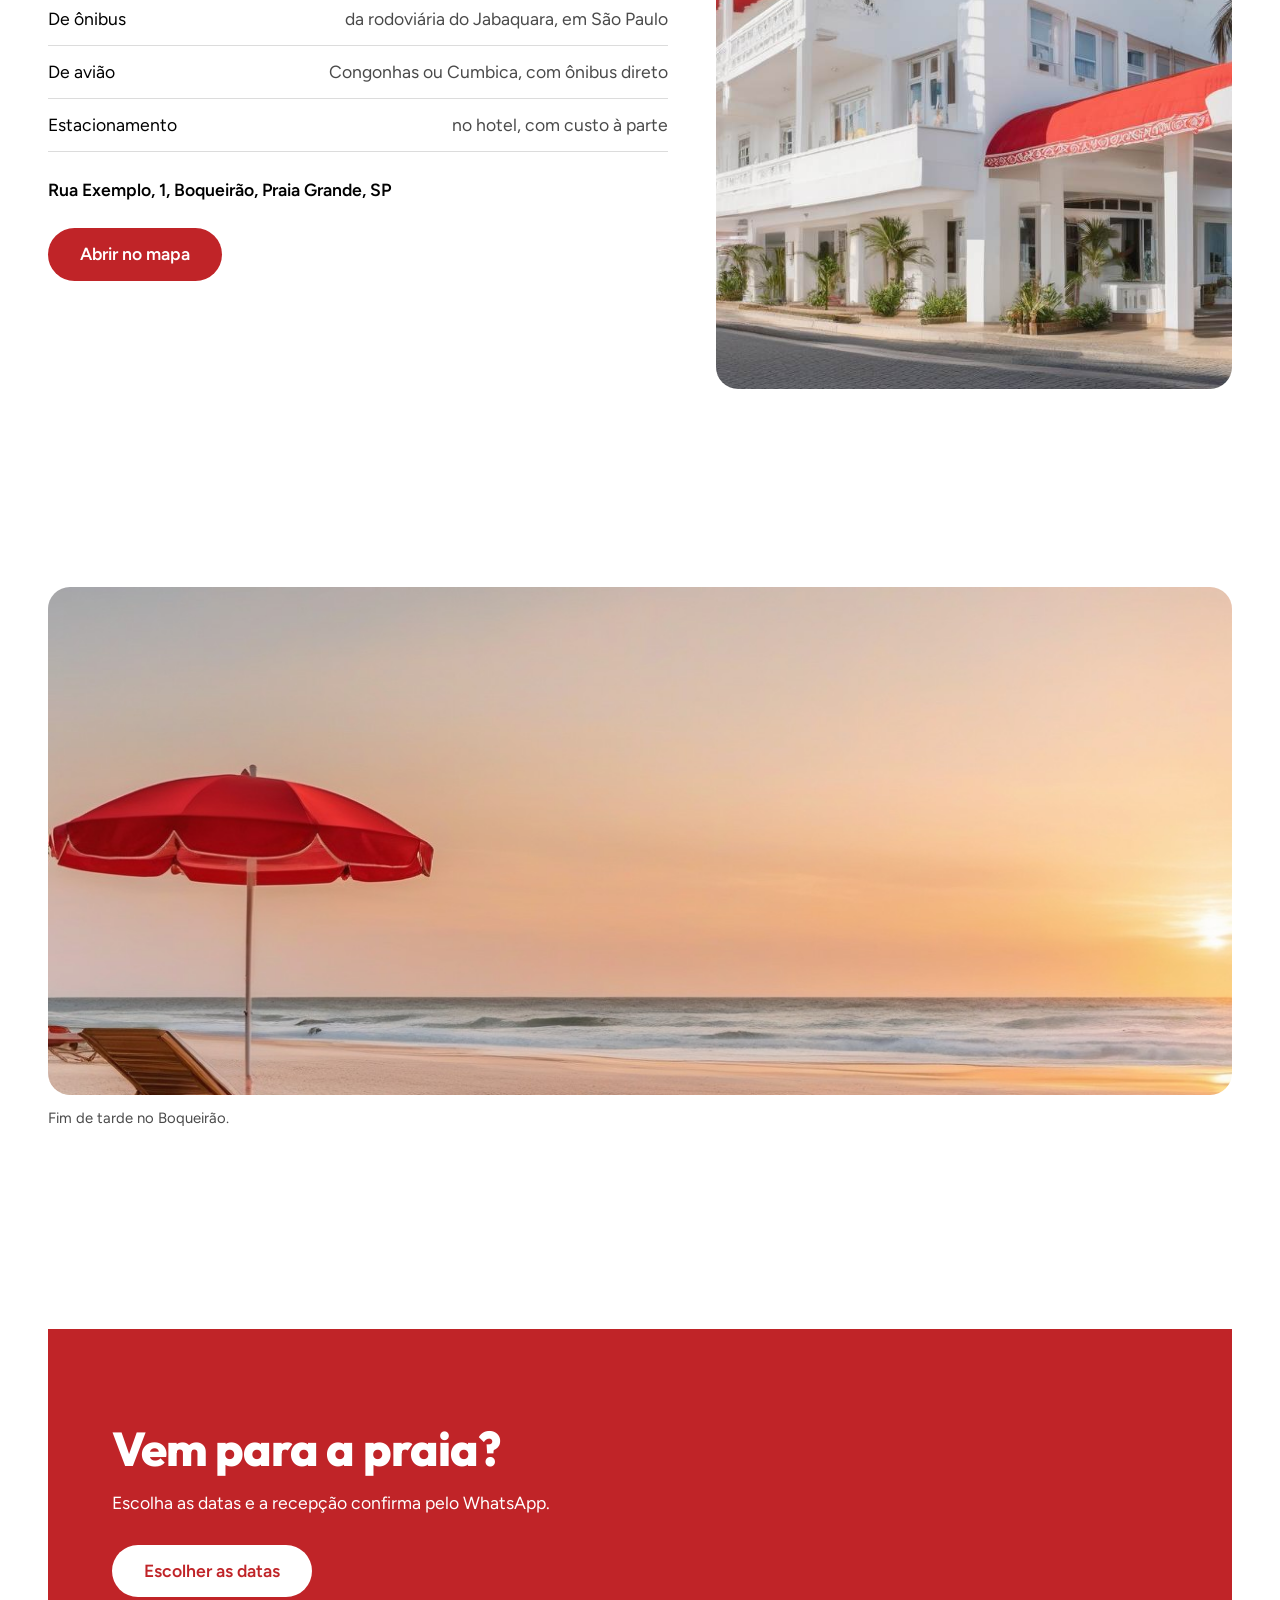
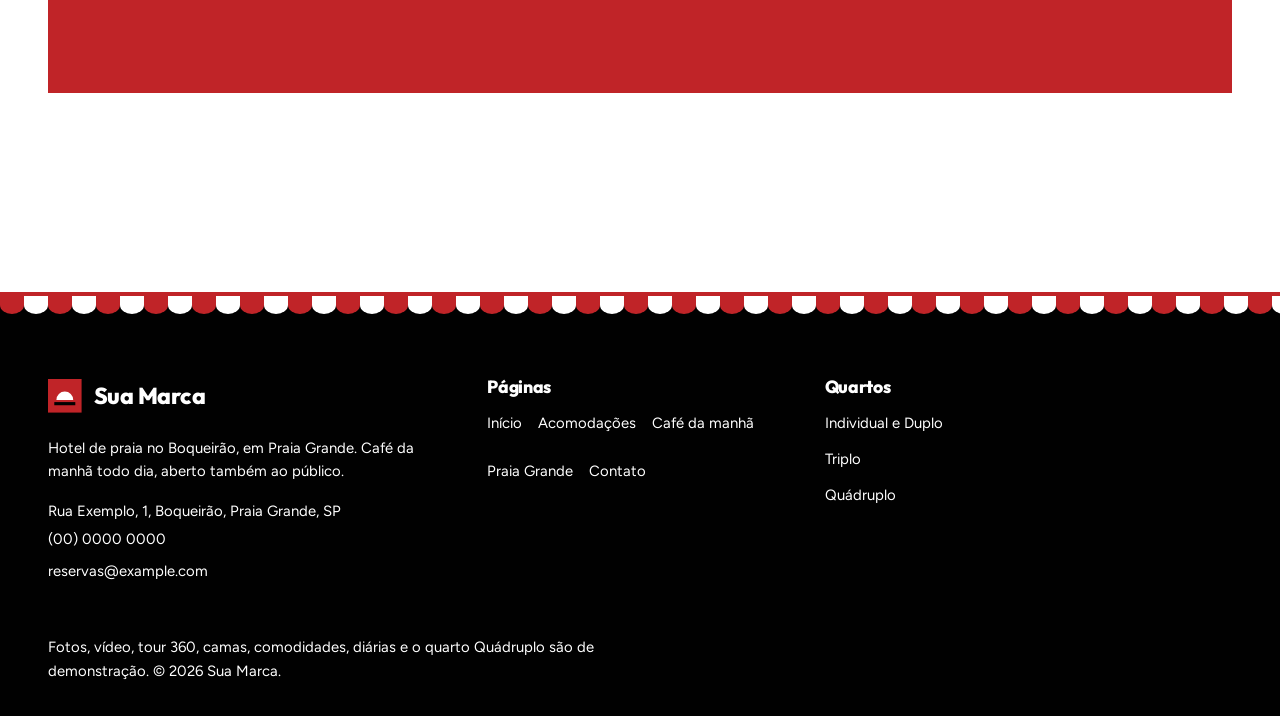
<file: praia-grande.html>
<!doctype html>
<html lang="pt-BR">
<head>
<meta charset="utf-8">
<meta name="viewport" content="width=device-width, initial-scale=1">
<title>Praia Grande e o Boqueirão: o que fazer e como chegar | Sua Marca</title>
<meta name="description" content="Hotel no Boqueirão, em Praia Grande, a 72 km de São Paulo: ciclovia na orla, Portinho, feirinha de artesanato e como chegar de carro, ônibus ou avião.">
<link rel="canonical" href="https://lugusofficial.github.io/hotel-boqueirao-praia-grande/praia-grande.html">
<meta property="og:type" content="website">
<meta property="og:site_name" content="Sua Marca">
<meta property="og:title" content="Praia Grande e o Boqueirão: o que fazer e como chegar | Sua Marca">
<meta property="og:description" content="Hotel no Boqueirão, em Praia Grande, a 72 km de São Paulo: ciclovia na orla, Portinho, feirinha de artesanato e como chegar de carro, ônibus ou avião.">
<meta property="og:url" content="https://lugusofficial.github.io/hotel-boqueirao-praia-grande/praia-grande.html">
<meta property="og:image" content="assets/cafe.jpg">
<meta name="twitter:card" content="summary_large_image">
<meta name="theme-color" content="#c02428">
<link rel="icon" href="assets/favicon.svg" type="image/svg+xml">
<link rel="preconnect" href="https://fonts.googleapis.com">
<link rel="preconnect" href="https://fonts.gstatic.com" crossorigin>
<link rel="stylesheet" href="https://fonts.googleapis.com/css2?family=Outfit:wght@800&family=Figtree:wght@400;600&display=swap">
<link rel="stylesheet" href="css/tokens.css?v=09aa6852">
<link rel="stylesheet" href="css/base.css?v=050fb767">
<link rel="stylesheet" href="css/site.css?v=28163eb7">
<script type="application/ld+json">{"@context": "https://schema.org", "@type": "Hotel", "name": "Sua Marca", "description": "Hotel de praia no Boqueirão, em Praia Grande, com café da manhã em buffet aberto também ao público.", "url": "https://lugusofficial.github.io/hotel-boqueirao-praia-grande/", "telephone": "+0000000000", "email": "reservas@example.com", "address": {"@type": "PostalAddress", "streetAddress": "Rua Exemplo, 1", "addressLocality": "Praia Grande", "addressRegion": "SP", "addressCountry": "BR"}, "amenityFeature": [{"@type": "LocationFeatureSpecification", "name": "Café da manhã", "value": true}, {"@type": "LocationFeatureSpecification", "name": "Wifi grátis", "value": true}, {"@type": "LocationFeatureSpecification", "name": "Estacionamento", "value": true}]}</script>
<script src="js/main.js?v=dd145b68" defer></script>
<script src="js/atendente.js?v=ade53738" defer></script>
</head>
<body>
<a class="skip-link" href="#main">Pular para o conteúdo</a>
<header class="site-header">
  <div class="container site-header__inner">
    <a class="brand" href="index.html" aria-label="Sua Marca, página inicial"><svg class="brand__marca" viewBox="0 0 32 32" aria-hidden="true" focusable="false"><rect width="32" height="32" fill="#c02428"/><path d="M8 20a8 8 0 0 1 16 0z" fill="#fff"/><rect x="6" y="22" width="20" height="3" fill="#010101"/></svg><span>Sua Marca</span></a>
    <button class="nav-toggle" type="button" aria-expanded="false" aria-controls="site-nav">
      <svg class="icon icon--menu" viewBox="0 0 24 24" aria-hidden="true" focusable="false"><path d="M4 7h16M4 12h16M4 17h16"/></svg>
      <svg class="icon icon--close" viewBox="0 0 24 24" aria-hidden="true" focusable="false" hidden><path d="M6 6l12 12M18 6L6 18"/></svg>
      <span class="visually-hidden">Menu</span>
    </button>
    <nav class="site-nav" id="site-nav" aria-label="Principal" data-open="false">
      <ul><li><a href="acomodacoes.html">Acomodações</a></li><li><a href="cafe-da-manha.html">Café da manhã</a></li><li><a href="praia-grande.html" aria-current="page">Praia Grande</a></li><li><a href="contato.html">Contato</a></li></ul>
      <a class="btn btn--primary" href="index.html#reservar">Reservar</a>
    </nav>
  </div>
</header>
<main id="main">
  <section class="topo hero">
    <div class="container topo__grade">
      <div class="stack">
        <p class="kicker">Praia Grande, SP</p>
        <h1>Boqueirão, perto de tudo</h1>
        <p class="lead">A 72 km de São Paulo, com 23 km de praia e ciclovia por toda a orla.</p>
        
      </div>
      <div class="topo__foto"><img src="assets/praia-guarda-sol.jpg" alt="Praia de areia clara com uma fileira de guarda sóis vermelhos e espreguiçadeiras num dia de sol" width="1216" height="832" decoding="async"></div>
    </div>
  </section>

  <section class="section" aria-labelledby="fazer-titulo">
    <div class="container local">
      <img src="assets/orla.jpg" alt="Orla de Praia Grande com coqueiros, uma bicicleta na mureta e o mar ao fundo num dia de sol" width="1216" height="832" loading="lazy" decoding="async">
      <div>
        <p class="kicker">O que fazer</p>
        <h2 id="fazer-titulo">Além da areia</h2>
        <ul class="fazer"><li><h3>Ciclovia na orla</h3><p>Corre a praia inteira. Há aluguel de bicicleta e de carrinho em vários pontos.</p></li><li><h3>Portinho</h3><p>Quiosques, píer de pesca, passeio de barco, restaurantes e um museu ambiental à beira do Mar Pequeno.</p></li><li><h3>Feirinha de artesanato</h3><p>Na Praça de Portugal, das 13h às 22h aos sábados, domingos e feriados, e todo dia nas férias.</p></li><li><h3>Netuno e Iemanjá</h3><p>As estátuas da orla que viraram cartão postal da cidade.</p></li></ul>
      </div>
    </div>
  </section>

  <section class="section" aria-labelledby="chegar-titulo">
    <div class="container chegar">
      <div>
        <p class="kicker">Como chegar</p>
        <h2 id="chegar-titulo">De carro, ônibus ou avião</h2>
        <ul class="distancias">
          <li><span>De carro</span><span>Imigrantes, Anchieta ou Padre Manuel da Nóbrega</span></li>
          <li><span>De ônibus</span><span>da rodoviária do Jabaquara, em São Paulo</span></li>
          <li><span>De avião</span><span>Congonhas ou Cumbica, com ônibus direto</span></li>
          <li><span>Estacionamento</span><span>no hotel, com custo à parte</span></li>
        </ul>
        <p class="endereco">Rua Exemplo, 1, Boqueirão, Praia Grande, SP</p>
        <a class="btn btn--primary" href="https://www.google.com/maps/search/?api=1&amp;query=Boqueir%C3%A3o%2C%20Praia%20Grande%2C%20SP">Abrir no mapa</a>
      </div>
      <img src="assets/fachada.jpg" alt="Prédio branco com varandas, toldos vermelhos e coqueiros numa rua ensolarada" width="1216" height="832" loading="lazy" decoding="async">
    </div>
  </section>

  <section class="section" aria-labelledby="tarde-titulo">
    <div class="container">
      <h2 class="visually-hidden" id="tarde-titulo">Fim de tarde na praia</h2>
      <figure class="foto-larga">
        <img src="assets/praia-por-do-sol.jpg" alt="Pôr do sol na praia de Praia Grande com um guarda sol vermelho na areia e ondas calmas" width="1216" height="832" loading="lazy" decoding="async">
        <figcaption>Fim de tarde no Boqueirão.</figcaption>
      </figure>
    </div>
  </section>

  <section class="section chamada">
    <div class="container">
      <div class="chamada__bloco">
        <h2>Vem para a praia?</h2>
        <p>Escolha as datas e a recepção confirma pelo WhatsApp.</p>
        <a class="btn btn--claro" href="index.html#reservar">Escolher as datas</a>
      </div>
    </div>
  </section>
</main>

<div class="atendente" data-atendente data-whatsapp="https://wa.me/0000000000" hidden>
  <button class="atendente__abrir" type="button" data-atendente-abrir aria-expanded="false" aria-controls="atendente-painel">
    <svg class="atendente__icone" viewBox="0 0 24 24" aria-hidden="true" focusable="false"><path d="M4 5h16v11H9l-5 4z"/></svg>
    <span>Falar com o hotel</span>
  </button>
  <div class="atendente__painel" id="atendente-painel" role="dialog" aria-labelledby="atendente-titulo" data-atendente-painel hidden>
    <div class="atendente__topo">
      <p class="atendente__titulo" id="atendente-titulo">Atendente de demonstração</p>
      <button class="atendente__fechar" type="button" data-atendente-fechar>
        <svg class="icon" viewBox="0 0 24 24" aria-hidden="true" focusable="false"><path d="M6 6l12 12M18 6L6 18"/></svg>
        <span class="visually-hidden">Fechar a conversa</span>
      </button>
    </div>
    <ol class="atendente__mensagens" data-atendente-mensagens aria-live="polite"></ol>
    <ul class="atendente__chips" data-atendente-chips></ul>
    <form class="atendente__form" data-atendente-form>
      <label class="visually-hidden" for="atendente-texto">Sua mensagem</label>
      <input id="atendente-texto" type="text" autocomplete="off" maxlength="200" placeholder="Pergunte sobre quartos, diárias ou o café">
      <button class="atendente__enviar" type="submit">Enviar</button>
    </form>
    <p class="atendente__aviso">Respostas automáticas de demonstração. Para reservar, a conversa segue no WhatsApp.</p>
  </div>
</div>
<footer class="site-footer">
  <div class="listras" aria-hidden="true"></div>
  <div class="container">
    <div class="rodape">
      <div class="stack">
        <a class="brand" href="index.html" aria-label="Sua Marca, página inicial"><svg class="brand__marca" viewBox="0 0 32 32" aria-hidden="true" focusable="false"><rect width="32" height="32" fill="#c02428"/><path d="M8 20a8 8 0 0 1 16 0z" fill="#fff"/><rect x="6" y="22" width="20" height="3" fill="#010101"/></svg><span>Sua Marca</span></a>
        <p>Hotel de praia no Boqueirão, em Praia Grande. Café da manhã todo dia, aberto também ao público.</p>
        <p>Rua Exemplo, 1, Boqueirão, Praia Grande, SP<br><a href="tel:+0000000000">(00) 0000 0000</a><br><a href="mailto:reservas@example.com">reservas@example.com</a></p>
      </div>
      <nav aria-label="Rodapé">
        <h2>Páginas</h2>
        <ul><li><a href="index.html">Início</a></li><li><a href="acomodacoes.html">Acomodações</a></li><li><a href="cafe-da-manha.html">Café da manhã</a></li><li><a href="praia-grande.html">Praia Grande</a></li><li><a href="contato.html">Contato</a></li></ul>
      </nav>
      <div>
        <h2>Quartos</h2>
        <ul><li><a href="individual.html">Individual e Duplo</a></li><li><a href="triplo.html">Triplo</a></li><li><a href="quadruplo.html">Quádruplo</a></li></ul>
      </div>
    </div>
    <p class="rodape__fim">Fotos, vídeo, tour 360, camas, comodidades, diárias e o quarto Quádruplo são de demonstração. © <span data-year>2026</span> Sua Marca.</p>
  </div>
</footer>
</body>
</html>
</file>
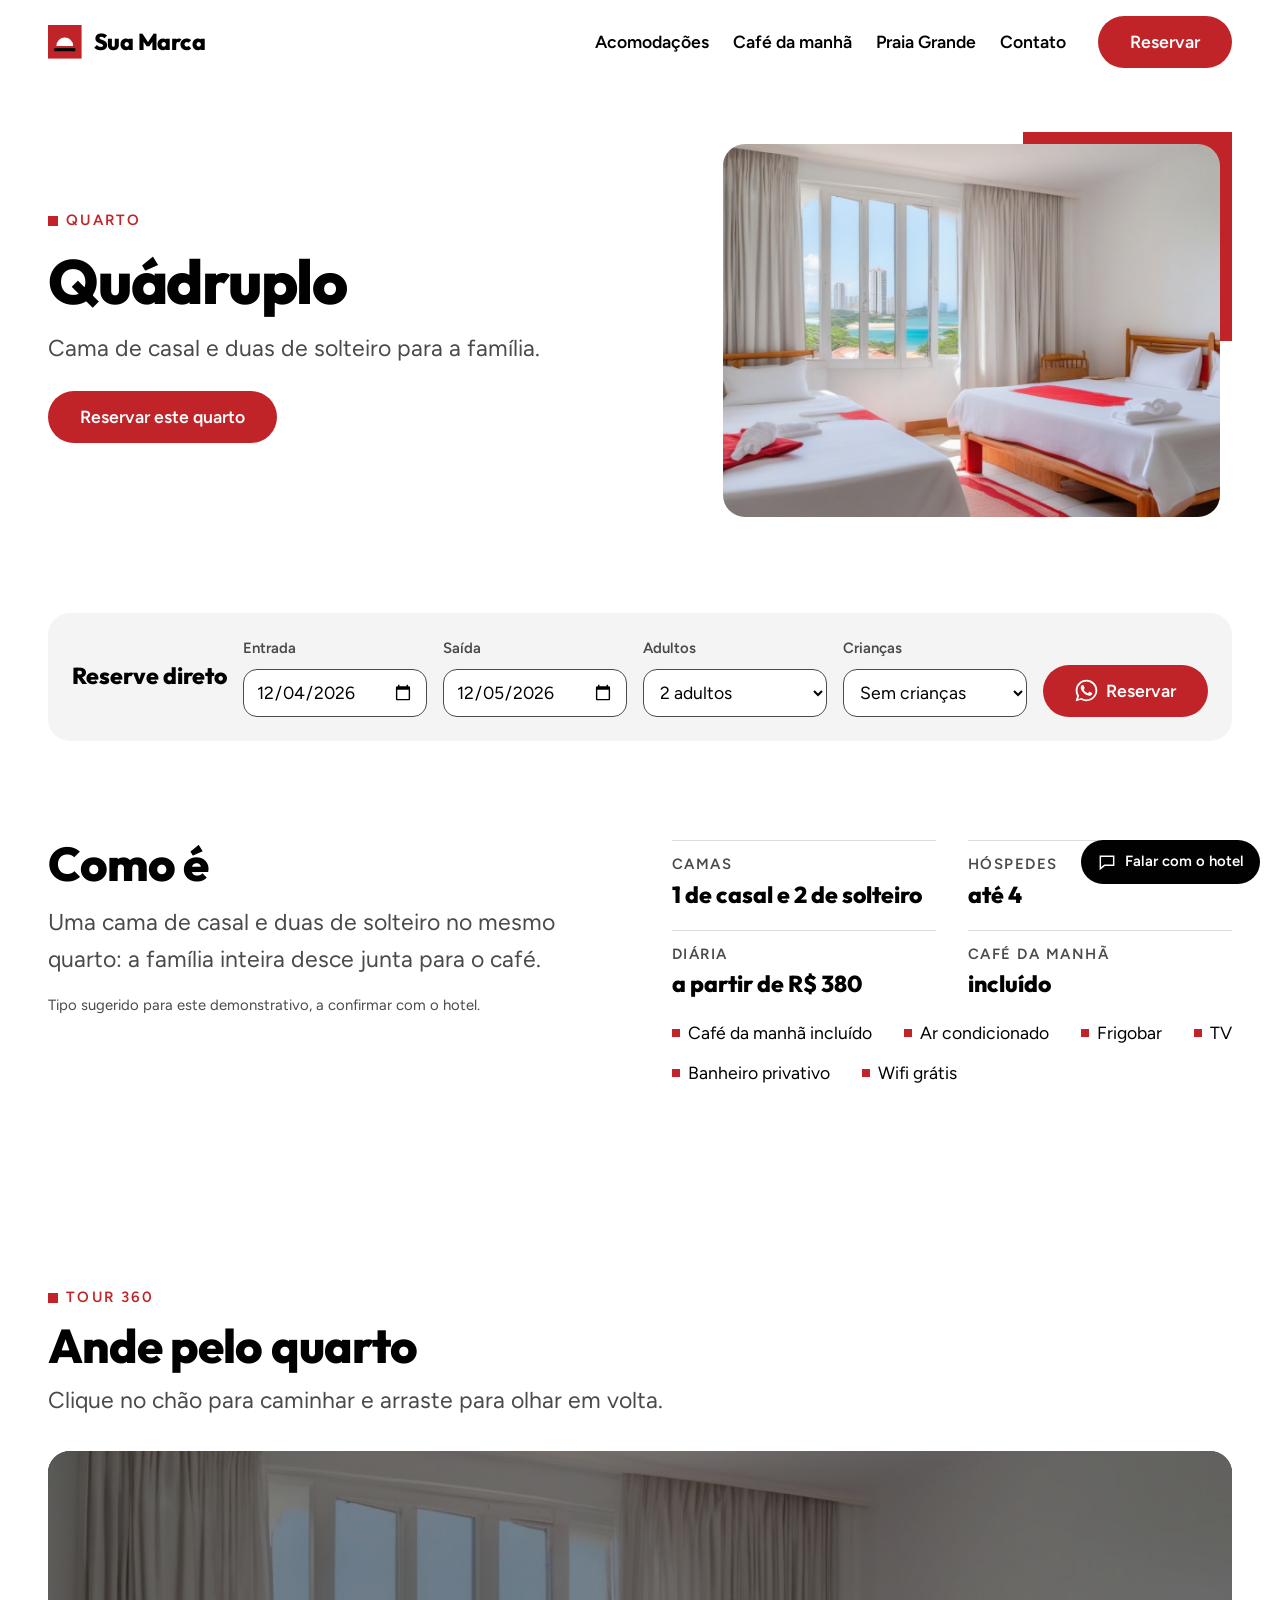
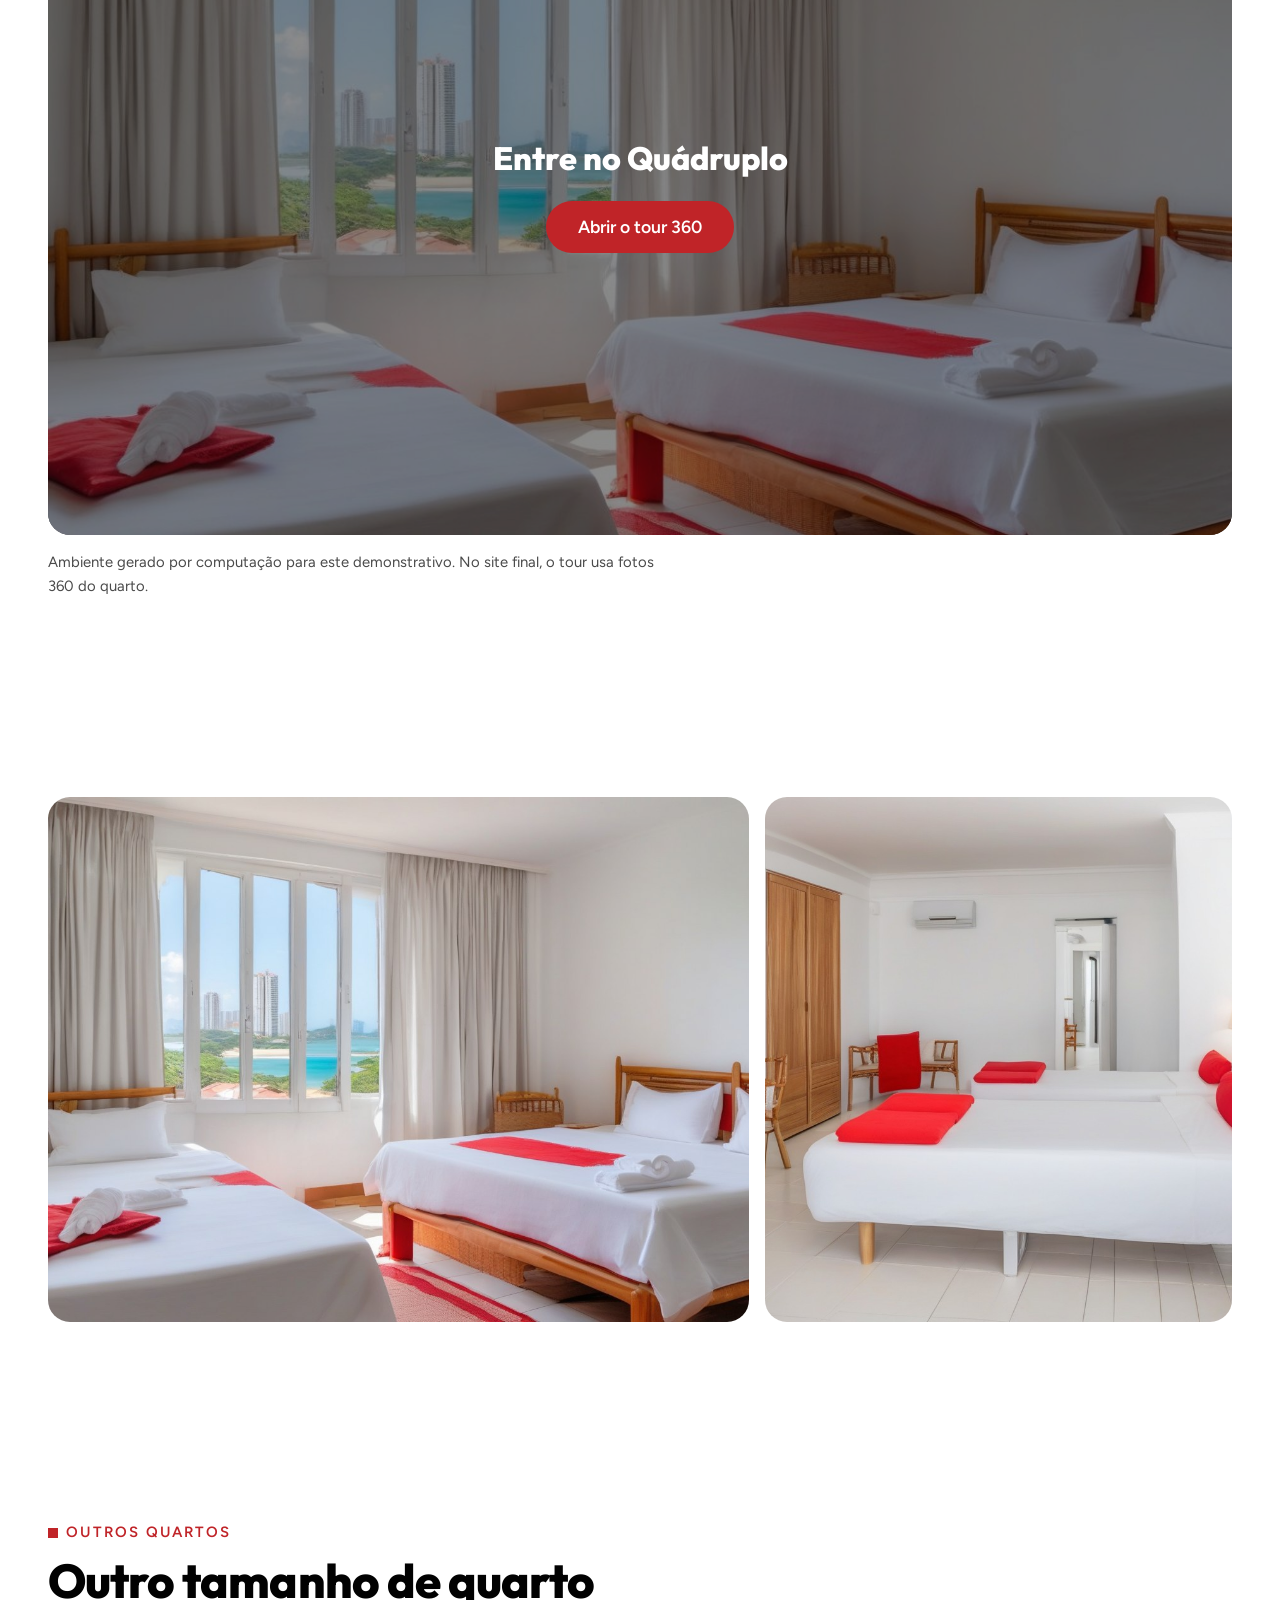
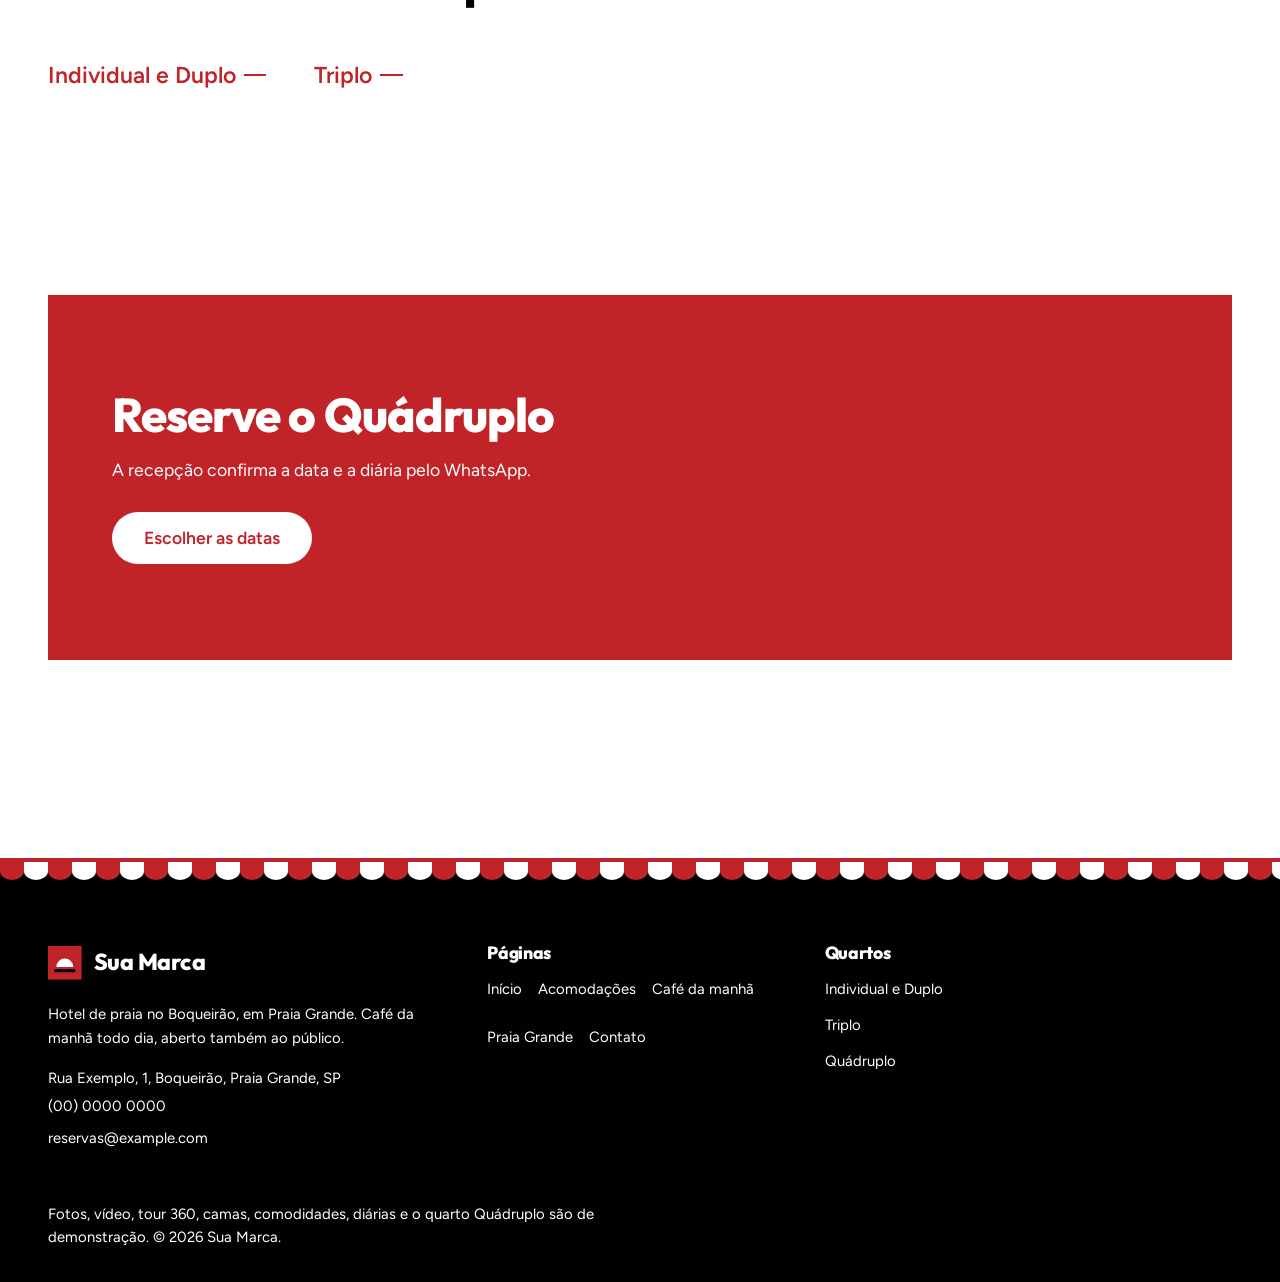
<file: quadruplo.html>
<!doctype html>
<html lang="pt-BR">
<head>
<meta charset="utf-8">
<meta name="viewport" content="width=device-width, initial-scale=1">
<title>Quarto Quádruplo em Praia Grande | Sua Marca</title>
<meta name="description" content="Quarto Quádruplo no hotel do Boqueirão, em Praia Grande: Cama de casal e duas de solteiro para a família. Café da manhã incluído, tour 360 e reserva pelo WhatsApp.">
<link rel="canonical" href="https://lugusofficial.github.io/hotel-boqueirao-praia-grande/quadruplo.html">
<meta property="og:type" content="website">
<meta property="og:site_name" content="Sua Marca">
<meta property="og:title" content="Quarto Quádruplo em Praia Grande | Sua Marca">
<meta property="og:description" content="Quarto Quádruplo no hotel do Boqueirão, em Praia Grande: Cama de casal e duas de solteiro para a família. Café da manhã incluído, tour 360 e reserva pelo WhatsApp.">
<meta property="og:url" content="https://lugusofficial.github.io/hotel-boqueirao-praia-grande/quadruplo.html">
<meta property="og:image" content="assets/cafe.jpg">
<meta name="twitter:card" content="summary_large_image">
<meta name="theme-color" content="#c02428">
<link rel="icon" href="assets/favicon.svg" type="image/svg+xml">
<link rel="preconnect" href="https://fonts.googleapis.com">
<link rel="preconnect" href="https://fonts.gstatic.com" crossorigin>
<link rel="stylesheet" href="https://fonts.googleapis.com/css2?family=Outfit:wght@800&family=Figtree:wght@400;600&display=swap">
<link rel="stylesheet" href="css/tokens.css?v=09aa6852">
<link rel="stylesheet" href="css/base.css?v=050fb767">
<link rel="stylesheet" href="css/site.css?v=28163eb7">
<script type="application/ld+json">{"@context": "https://schema.org", "@type": "Hotel", "name": "Sua Marca", "description": "Hotel de praia no Boqueirão, em Praia Grande, com café da manhã em buffet aberto também ao público.", "url": "https://lugusofficial.github.io/hotel-boqueirao-praia-grande/", "telephone": "+0000000000", "email": "reservas@example.com", "address": {"@type": "PostalAddress", "streetAddress": "Rua Exemplo, 1", "addressLocality": "Praia Grande", "addressRegion": "SP", "addressCountry": "BR"}, "amenityFeature": [{"@type": "LocationFeatureSpecification", "name": "Café da manhã", "value": true}, {"@type": "LocationFeatureSpecification", "name": "Wifi grátis", "value": true}, {"@type": "LocationFeatureSpecification", "name": "Estacionamento", "value": true}]}</script>
<script type="module" src="js/tour.js?v=59a9ff1e"></script>
<script src="js/main.js?v=dd145b68" defer></script>
<script src="js/atendente.js?v=ade53738" defer></script>
</head>
<body>
<a class="skip-link" href="#main">Pular para o conteúdo</a>
<header class="site-header">
  <div class="container site-header__inner">
    <a class="brand" href="index.html" aria-label="Sua Marca, página inicial"><svg class="brand__marca" viewBox="0 0 32 32" aria-hidden="true" focusable="false"><rect width="32" height="32" fill="#c02428"/><path d="M8 20a8 8 0 0 1 16 0z" fill="#fff"/><rect x="6" y="22" width="20" height="3" fill="#010101"/></svg><span>Sua Marca</span></a>
    <button class="nav-toggle" type="button" aria-expanded="false" aria-controls="site-nav">
      <svg class="icon icon--menu" viewBox="0 0 24 24" aria-hidden="true" focusable="false"><path d="M4 7h16M4 12h16M4 17h16"/></svg>
      <svg class="icon icon--close" viewBox="0 0 24 24" aria-hidden="true" focusable="false" hidden><path d="M6 6l12 12M18 6L6 18"/></svg>
      <span class="visually-hidden">Menu</span>
    </button>
    <nav class="site-nav" id="site-nav" aria-label="Principal" data-open="false">
      <ul><li><a href="acomodacoes.html">Acomodações</a></li><li><a href="cafe-da-manha.html">Café da manhã</a></li><li><a href="praia-grande.html">Praia Grande</a></li><li><a href="contato.html">Contato</a></li></ul>
      <a class="btn btn--primary" href="#reservar">Reservar</a>
    </nav>
  </div>
</header>
<main id="main">
  <section class="topo hero">
    <div class="container topo__grade">
      <div class="stack">
        <p class="kicker">Quarto</p>
        <h1>Quádruplo</h1>
        <p class="lead">Cama de casal e duas de solteiro para a família.</p>
        <div class="cluster"><a class="btn btn--primary" href="#reservar">Reservar este quarto</a></div>
      </div>
      <div class="topo__foto"><img src="assets/quadruplo-1.jpg" alt="Quarto de família claro com cama de casal e cama de solteiro, faixas vermelhas e janela grande com vista para o mar" width="1216" height="832" decoding="async"></div>
    </div>
  </section>

<div class="reserva" id="reservar">
  <form class="container reserva__form" action="contato.html" method="get" data-reserva data-whatsapp="https://wa.me/0000000000" data-quarto="Quádruplo">
    <p class="reserva__titulo">Reserve direto</p>
    <div class="field"><label for="r-entrada">Entrada</label><input id="r-entrada" name="entrada" type="date" required></div>
    <div class="field"><label for="r-saida">Saída</label><input id="r-saida" name="saida" type="date" required></div>
    <div class="field"><label for="r-adultos">Adultos</label><select id="r-adultos" name="adultos"><option value="1">1 adulto</option><option value="2" selected>2 adultos</option><option value="3">3 adultos</option><option value="4">4 adultos</option></select></div>
    <div class="field"><label for="r-criancas">Crianças</label><select id="r-criancas" name="criancas"><option value="0" selected>Sem crianças</option><option value="1">1 criança</option><option value="2">2 crianças</option><option value="3">3 crianças</option></select></div>
    <button class="btn btn--primary" type="submit"><svg class="icon icon--wa" viewBox="0 0 24 24" aria-hidden="true" focusable="false"><path d="M17.47 14.38c-.3-.15-1.76-.87-2.03-.97-.27-.1-.47-.15-.67.15-.2.3-.77.97-.94 1.17-.17.2-.35.22-.65.07-.3-.15-1.26-.46-2.4-1.48-.89-.79-1.49-1.77-1.66-2.07-.17-.3-.02-.46.13-.61.13-.13.3-.35.45-.52.15-.17.2-.3.3-.5.1-.2.05-.37-.02-.52-.07-.15-.67-1.62-.92-2.22-.24-.58-.49-.5-.67-.51h-.57c-.2 0-.52.07-.8.37-.27.3-1.04 1.02-1.04 2.48s1.07 2.88 1.21 3.08c.15.2 2.1 3.2 5.08 4.49.71.31 1.26.49 1.69.63.71.23 1.36.2 1.87.12.57-.09 1.76-.72 2.01-1.41.25-.7.25-1.29.17-1.41-.07-.13-.27-.2-.57-.35zM12.05 21.5h-.01a9.4 9.4 0 0 1-4.79-1.31l-.34-.2-3.56.93.95-3.47-.22-.36a9.38 9.38 0 0 1-1.44-5.01c0-5.19 4.23-9.41 9.42-9.41a9.36 9.36 0 0 1 6.66 2.76 9.35 9.35 0 0 1 2.75 6.66c0 5.19-4.23 9.41-9.42 9.41zm8.02-17.43A11.27 11.27 0 0 0 12.05.75C5.8.75.72 5.83.72 12.08c0 2 .52 3.95 1.52 5.66L.62 23.25l5.65-1.48a11.3 11.3 0 0 0 5.78 1.48h.01c6.25 0 11.33-5.08 11.33-11.33 0-3.03-1.18-5.87-3.32-8.01z"/></svg>Reservar</button>
    <p class="form-status visually-hidden" role="status"></p>
  </form>
</div>

  <section class="section" aria-labelledby="como-titulo">
    <div class="container ficha-grade">
      <div class="stack">
        <h2 id="como-titulo">Como é</h2>
        <p class="lead">Uma cama de casal e duas de solteiro no mesmo quarto: a família inteira desce junta para o café.</p>
        <p class="suposicao">Tipo sugerido para este demonstrativo, a confirmar com o hotel.</p>
      </div>
      <div class="stack">
        <dl class="ficha">
          <div><dt>Camas</dt><dd>1 de casal e 2 de solteiro</dd></div>
          <div><dt>Hóspedes</dt><dd>até 4</dd></div>
          <div><dt>Diária</dt><dd>a partir de R$ 380</dd></div>
          <div><dt>Café da manhã</dt><dd>incluído</dd></div>
        </dl>
        <ul class="comodidades"><li>Café da manhã incluído</li><li>Ar condicionado</li><li>Frigobar</li><li>TV</li><li>Banheiro privativo</li><li>Wifi grátis</li></ul>
      </div>
    </div>
  </section>

  <section class="section" aria-labelledby="tour-titulo">
    <div class="container tour" data-tour>
      <div class="cabeca"><p class="kicker">Tour 360</p><h2 id="tour-titulo">Ande pelo quarto</h2>
        <p class="lead">Clique no chão para caminhar e arraste para olhar em volta.</p></div>
      <div class="tour__palco" data-tour-palco tabindex="0" aria-label="Tour 360 do quarto Quádruplo. Setas ou W A S D andam e giram.">
        <canvas aria-hidden="true"></canvas>
        <div class="tour__portas" data-tour-portas></div>
        <p class="tour__onde" data-tour-onde>Quádruplo</p>
        <div class="tour__controles">
          <button type="button" data-tour-mov="frente:1" aria-label="Andar para frente"><svg class="icon" viewBox="0 0 24 24" aria-hidden="true" focusable="false"><path d="M12 19V5M6 11l6-6 6 6"/></svg></button>
          <button type="button" data-tour-tela aria-label="Tela cheia"><svg class="icon" viewBox="0 0 24 24" aria-hidden="true" focusable="false"><path d="M4 9V4h5M20 9V4h-5M4 15v5h5M20 15v5h-5"/></svg></button>
          <button type="button" data-tour-mov="giro:-1" aria-label="Girar para a esquerda"><svg class="icon" viewBox="0 0 24 24" aria-hidden="true" focusable="false"><path d="M15 6l-6 6 6 6"/></svg></button>
          <button type="button" data-tour-mov="frente:-1" aria-label="Andar para trás"><svg class="icon" viewBox="0 0 24 24" aria-hidden="true" focusable="false"><path d="M12 5v14M6 13l6 6 6-6"/></svg></button>
          <button type="button" data-tour-mov="giro:1" aria-label="Girar para a direita"><svg class="icon" viewBox="0 0 24 24" aria-hidden="true" focusable="false"><path d="M9 6l6 6-6 6"/></svg></button>
        </div>
        <div class="tour__veu" data-tour-veu aria-hidden="true"></div>
        <div class="tour__capa">
          <img src="assets/quadruplo-1.jpg" alt="Quarto de família claro com cama de casal e cama de solteiro, faixas vermelhas e janela grande com vista para o mar" width="1216" height="832" loading="lazy" decoding="async">
          <div>
            <p>Entre no Quádruplo</p>
            <button class="btn btn--primary" type="button" data-tour-entrar>Abrir o tour 360</button>
          </div>
        </div>
      </div>
      <p class="visually-hidden" role="status" data-tour-status></p>
      <p class="tour__aviso" data-tour-aviso hidden>O tour não abriu neste navegador. As fotos e a descrição estão logo abaixo.</p>
      <p class="tour__dica">Ambiente gerado por computação para este demonstrativo. No site final, o tour usa fotos 360 do quarto.</p>
    </div>
  </section>
<script type="application/json" id="tour-dados">{"inicio": "quadruplo", "nos": {"quadruplo": {"nome": "Quádruplo", "olhar": 0.25, "andar": 1.2, "dica": "Clique no chão para andar.", "links": [], "img": "assets/tour/quadruplo.jpg", "dist": "assets/tour/quadruplo-d.png"}}}</script>

  <section class="section">
    <div class="container">
      <h2 class="visually-hidden">Fotos</h2>
      <div class="galeria" data-reveal-filhos>
        <img src="assets/quadruplo-1.jpg" alt="Quarto de família claro com cama de casal e cama de solteiro, faixas vermelhas e janela grande com vista para o mar" width="1216" height="832" loading="lazy" decoding="async">
        <img src="assets/quadruplo-2.jpg" alt="Quarto de família com camas de lençol branco e mantas vermelhas, guarda roupa de madeira e ar condicionado" width="1216" height="832" loading="lazy" decoding="async">
      </div>
    </div>
  </section>

  <section class="section" aria-labelledby="outros-titulo">
    <div class="container">
      <div class="cabeca"><p class="kicker">Outros quartos</p><h2 id="outros-titulo">Outro tamanho de quarto</h2></div>
      <div class="outros"><a class="link-seta" href="individual.html">Individual e Duplo</a><a class="link-seta" href="triplo.html">Triplo</a></div>
    </div>
  </section>

  <section class="section chamada">
    <div class="container">
      <div class="chamada__bloco">
        <h2>Reserve o Quádruplo</h2>
        <p>A recepção confirma a data e a diária pelo WhatsApp.</p>
        <a class="btn btn--claro" href="#reservar">Escolher as datas</a>
      </div>
    </div>
  </section>
</main>

<div class="atendente" data-atendente data-whatsapp="https://wa.me/0000000000" hidden>
  <button class="atendente__abrir" type="button" data-atendente-abrir aria-expanded="false" aria-controls="atendente-painel">
    <svg class="atendente__icone" viewBox="0 0 24 24" aria-hidden="true" focusable="false"><path d="M4 5h16v11H9l-5 4z"/></svg>
    <span>Falar com o hotel</span>
  </button>
  <div class="atendente__painel" id="atendente-painel" role="dialog" aria-labelledby="atendente-titulo" data-atendente-painel hidden>
    <div class="atendente__topo">
      <p class="atendente__titulo" id="atendente-titulo">Atendente de demonstração</p>
      <button class="atendente__fechar" type="button" data-atendente-fechar>
        <svg class="icon" viewBox="0 0 24 24" aria-hidden="true" focusable="false"><path d="M6 6l12 12M18 6L6 18"/></svg>
        <span class="visually-hidden">Fechar a conversa</span>
      </button>
    </div>
    <ol class="atendente__mensagens" data-atendente-mensagens aria-live="polite"></ol>
    <ul class="atendente__chips" data-atendente-chips></ul>
    <form class="atendente__form" data-atendente-form>
      <label class="visually-hidden" for="atendente-texto">Sua mensagem</label>
      <input id="atendente-texto" type="text" autocomplete="off" maxlength="200" placeholder="Pergunte sobre quartos, diárias ou o café">
      <button class="atendente__enviar" type="submit">Enviar</button>
    </form>
    <p class="atendente__aviso">Respostas automáticas de demonstração. Para reservar, a conversa segue no WhatsApp.</p>
  </div>
</div>
<footer class="site-footer">
  <div class="listras" aria-hidden="true"></div>
  <div class="container">
    <div class="rodape">
      <div class="stack">
        <a class="brand" href="index.html" aria-label="Sua Marca, página inicial"><svg class="brand__marca" viewBox="0 0 32 32" aria-hidden="true" focusable="false"><rect width="32" height="32" fill="#c02428"/><path d="M8 20a8 8 0 0 1 16 0z" fill="#fff"/><rect x="6" y="22" width="20" height="3" fill="#010101"/></svg><span>Sua Marca</span></a>
        <p>Hotel de praia no Boqueirão, em Praia Grande. Café da manhã todo dia, aberto também ao público.</p>
        <p>Rua Exemplo, 1, Boqueirão, Praia Grande, SP<br><a href="tel:+0000000000">(00) 0000 0000</a><br><a href="mailto:reservas@example.com">reservas@example.com</a></p>
      </div>
      <nav aria-label="Rodapé">
        <h2>Páginas</h2>
        <ul><li><a href="index.html">Início</a></li><li><a href="acomodacoes.html">Acomodações</a></li><li><a href="cafe-da-manha.html">Café da manhã</a></li><li><a href="praia-grande.html">Praia Grande</a></li><li><a href="contato.html">Contato</a></li></ul>
      </nav>
      <div>
        <h2>Quartos</h2>
        <ul><li><a href="individual.html">Individual e Duplo</a></li><li><a href="triplo.html">Triplo</a></li><li><a href="quadruplo.html">Quádruplo</a></li></ul>
      </div>
    </div>
    <p class="rodape__fim">Fotos, vídeo, tour 360, camas, comodidades, diárias e o quarto Quádruplo são de demonstração. © <span data-year>2026</span> Sua Marca.</p>
  </div>
</footer>
</body>
</html>
</file>
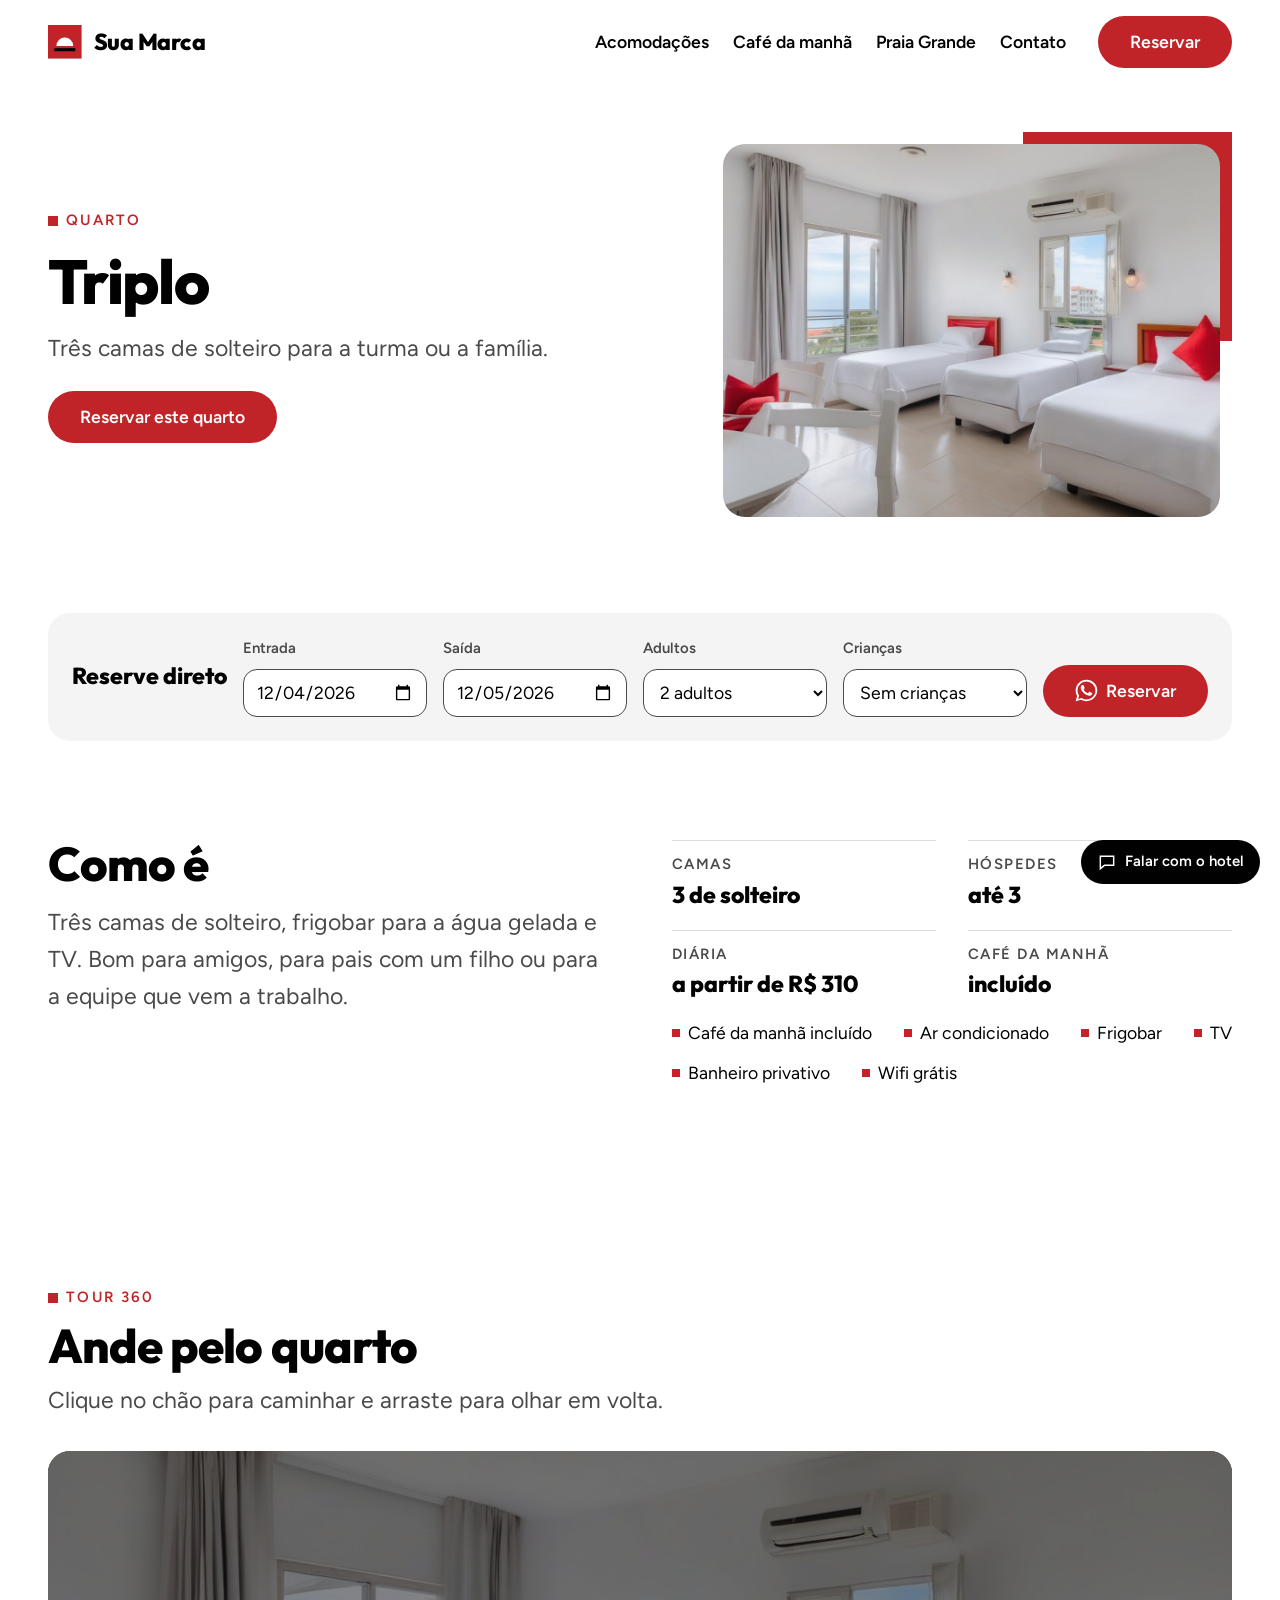
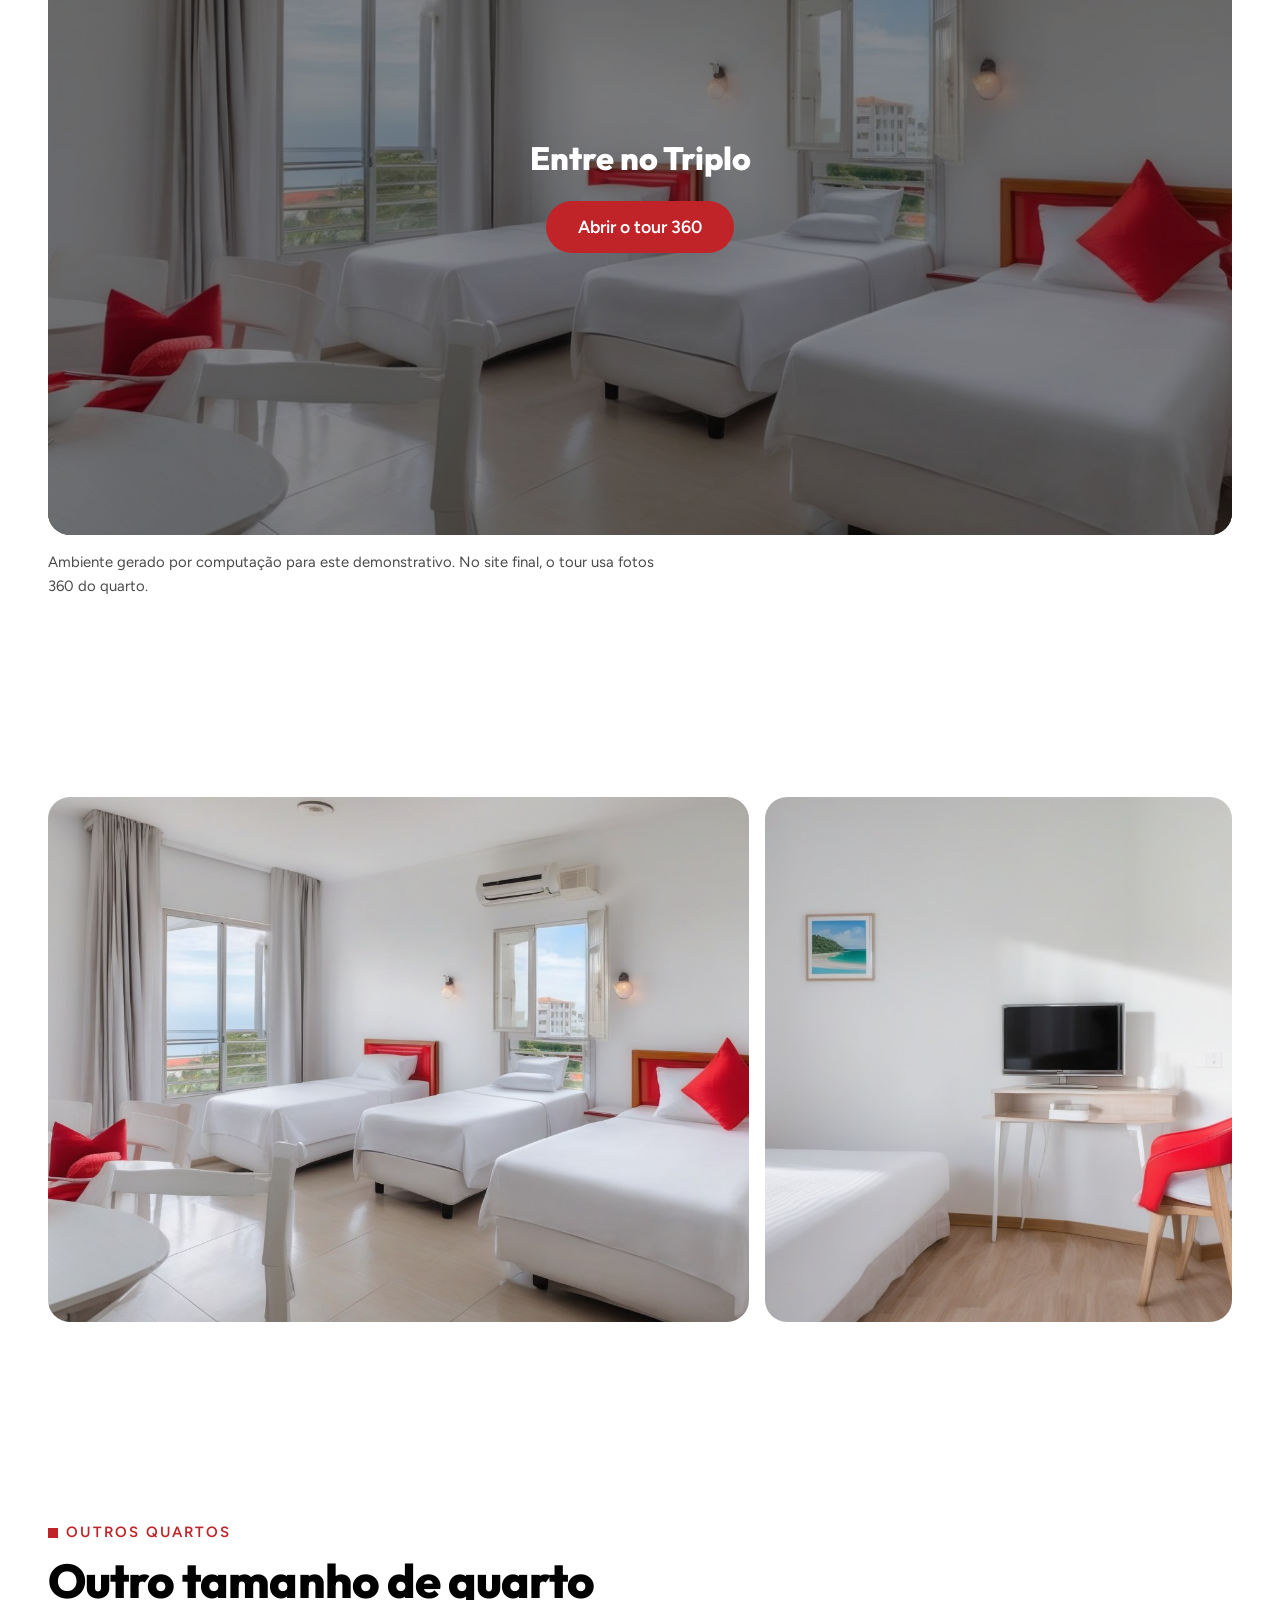
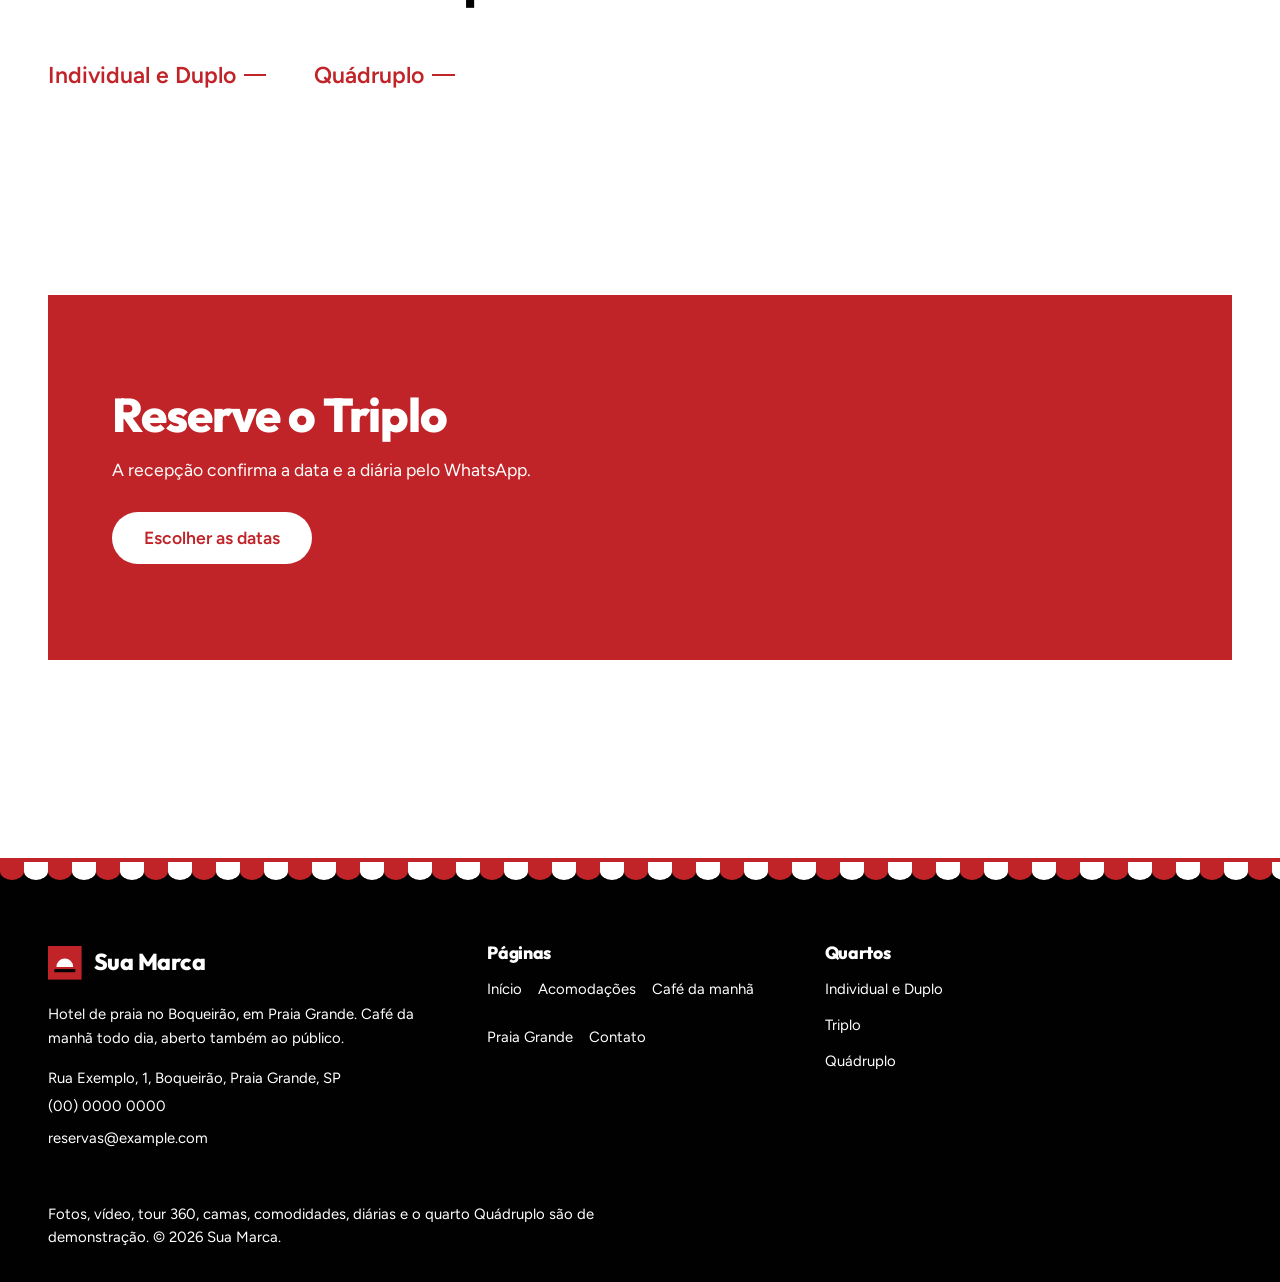
<file: triplo.html>
<!doctype html>
<html lang="pt-BR">
<head>
<meta charset="utf-8">
<meta name="viewport" content="width=device-width, initial-scale=1">
<title>Quarto Triplo em Praia Grande | Sua Marca</title>
<meta name="description" content="Quarto Triplo no hotel do Boqueirão, em Praia Grande: Três camas de solteiro para a turma ou a família. Café da manhã incluído, tour 360 e reserva pelo WhatsApp.">
<link rel="canonical" href="https://lugusofficial.github.io/hotel-boqueirao-praia-grande/triplo.html">
<meta property="og:type" content="website">
<meta property="og:site_name" content="Sua Marca">
<meta property="og:title" content="Quarto Triplo em Praia Grande | Sua Marca">
<meta property="og:description" content="Quarto Triplo no hotel do Boqueirão, em Praia Grande: Três camas de solteiro para a turma ou a família. Café da manhã incluído, tour 360 e reserva pelo WhatsApp.">
<meta property="og:url" content="https://lugusofficial.github.io/hotel-boqueirao-praia-grande/triplo.html">
<meta property="og:image" content="assets/cafe.jpg">
<meta name="twitter:card" content="summary_large_image">
<meta name="theme-color" content="#c02428">
<link rel="icon" href="assets/favicon.svg" type="image/svg+xml">
<link rel="preconnect" href="https://fonts.googleapis.com">
<link rel="preconnect" href="https://fonts.gstatic.com" crossorigin>
<link rel="stylesheet" href="https://fonts.googleapis.com/css2?family=Outfit:wght@800&family=Figtree:wght@400;600&display=swap">
<link rel="stylesheet" href="css/tokens.css?v=09aa6852">
<link rel="stylesheet" href="css/base.css?v=050fb767">
<link rel="stylesheet" href="css/site.css?v=28163eb7">
<script type="application/ld+json">{"@context": "https://schema.org", "@type": "Hotel", "name": "Sua Marca", "description": "Hotel de praia no Boqueirão, em Praia Grande, com café da manhã em buffet aberto também ao público.", "url": "https://lugusofficial.github.io/hotel-boqueirao-praia-grande/", "telephone": "+0000000000", "email": "reservas@example.com", "address": {"@type": "PostalAddress", "streetAddress": "Rua Exemplo, 1", "addressLocality": "Praia Grande", "addressRegion": "SP", "addressCountry": "BR"}, "amenityFeature": [{"@type": "LocationFeatureSpecification", "name": "Café da manhã", "value": true}, {"@type": "LocationFeatureSpecification", "name": "Wifi grátis", "value": true}, {"@type": "LocationFeatureSpecification", "name": "Estacionamento", "value": true}]}</script>
<script type="module" src="js/tour.js?v=59a9ff1e"></script>
<script src="js/main.js?v=dd145b68" defer></script>
<script src="js/atendente.js?v=ade53738" defer></script>
</head>
<body>
<a class="skip-link" href="#main">Pular para o conteúdo</a>
<header class="site-header">
  <div class="container site-header__inner">
    <a class="brand" href="index.html" aria-label="Sua Marca, página inicial"><svg class="brand__marca" viewBox="0 0 32 32" aria-hidden="true" focusable="false"><rect width="32" height="32" fill="#c02428"/><path d="M8 20a8 8 0 0 1 16 0z" fill="#fff"/><rect x="6" y="22" width="20" height="3" fill="#010101"/></svg><span>Sua Marca</span></a>
    <button class="nav-toggle" type="button" aria-expanded="false" aria-controls="site-nav">
      <svg class="icon icon--menu" viewBox="0 0 24 24" aria-hidden="true" focusable="false"><path d="M4 7h16M4 12h16M4 17h16"/></svg>
      <svg class="icon icon--close" viewBox="0 0 24 24" aria-hidden="true" focusable="false" hidden><path d="M6 6l12 12M18 6L6 18"/></svg>
      <span class="visually-hidden">Menu</span>
    </button>
    <nav class="site-nav" id="site-nav" aria-label="Principal" data-open="false">
      <ul><li><a href="acomodacoes.html">Acomodações</a></li><li><a href="cafe-da-manha.html">Café da manhã</a></li><li><a href="praia-grande.html">Praia Grande</a></li><li><a href="contato.html">Contato</a></li></ul>
      <a class="btn btn--primary" href="#reservar">Reservar</a>
    </nav>
  </div>
</header>
<main id="main">
  <section class="topo hero">
    <div class="container topo__grade">
      <div class="stack">
        <p class="kicker">Quarto</p>
        <h1>Triplo</h1>
        <p class="lead">Três camas de solteiro para a turma ou a família.</p>
        <div class="cluster"><a class="btn btn--primary" href="#reservar">Reservar este quarto</a></div>
      </div>
      <div class="topo__foto"><img src="assets/triplo-1.jpg" alt="Quarto claro com três camas de solteiro de lençol branco, almofadas vermelhas e janela ensolarada" width="1216" height="832" decoding="async"></div>
    </div>
  </section>

<div class="reserva" id="reservar">
  <form class="container reserva__form" action="contato.html" method="get" data-reserva data-whatsapp="https://wa.me/0000000000" data-quarto="Triplo">
    <p class="reserva__titulo">Reserve direto</p>
    <div class="field"><label for="r-entrada">Entrada</label><input id="r-entrada" name="entrada" type="date" required></div>
    <div class="field"><label for="r-saida">Saída</label><input id="r-saida" name="saida" type="date" required></div>
    <div class="field"><label for="r-adultos">Adultos</label><select id="r-adultos" name="adultos"><option value="1">1 adulto</option><option value="2" selected>2 adultos</option><option value="3">3 adultos</option><option value="4">4 adultos</option></select></div>
    <div class="field"><label for="r-criancas">Crianças</label><select id="r-criancas" name="criancas"><option value="0" selected>Sem crianças</option><option value="1">1 criança</option><option value="2">2 crianças</option><option value="3">3 crianças</option></select></div>
    <button class="btn btn--primary" type="submit"><svg class="icon icon--wa" viewBox="0 0 24 24" aria-hidden="true" focusable="false"><path d="M17.47 14.38c-.3-.15-1.76-.87-2.03-.97-.27-.1-.47-.15-.67.15-.2.3-.77.97-.94 1.17-.17.2-.35.22-.65.07-.3-.15-1.26-.46-2.4-1.48-.89-.79-1.49-1.77-1.66-2.07-.17-.3-.02-.46.13-.61.13-.13.3-.35.45-.52.15-.17.2-.3.3-.5.1-.2.05-.37-.02-.52-.07-.15-.67-1.62-.92-2.22-.24-.58-.49-.5-.67-.51h-.57c-.2 0-.52.07-.8.37-.27.3-1.04 1.02-1.04 2.48s1.07 2.88 1.21 3.08c.15.2 2.1 3.2 5.08 4.49.71.31 1.26.49 1.69.63.71.23 1.36.2 1.87.12.57-.09 1.76-.72 2.01-1.41.25-.7.25-1.29.17-1.41-.07-.13-.27-.2-.57-.35zM12.05 21.5h-.01a9.4 9.4 0 0 1-4.79-1.31l-.34-.2-3.56.93.95-3.47-.22-.36a9.38 9.38 0 0 1-1.44-5.01c0-5.19 4.23-9.41 9.42-9.41a9.36 9.36 0 0 1 6.66 2.76 9.35 9.35 0 0 1 2.75 6.66c0 5.19-4.23 9.41-9.42 9.41zm8.02-17.43A11.27 11.27 0 0 0 12.05.75C5.8.75.72 5.83.72 12.08c0 2 .52 3.95 1.52 5.66L.62 23.25l5.65-1.48a11.3 11.3 0 0 0 5.78 1.48h.01c6.25 0 11.33-5.08 11.33-11.33 0-3.03-1.18-5.87-3.32-8.01z"/></svg>Reservar</button>
    <p class="form-status visually-hidden" role="status"></p>
  </form>
</div>

  <section class="section" aria-labelledby="como-titulo">
    <div class="container ficha-grade">
      <div class="stack">
        <h2 id="como-titulo">Como é</h2>
        <p class="lead">Três camas de solteiro, frigobar para a água gelada e TV. Bom para amigos, para pais com um filho ou para a equipe que vem a trabalho.</p>
        
      </div>
      <div class="stack">
        <dl class="ficha">
          <div><dt>Camas</dt><dd>3 de solteiro</dd></div>
          <div><dt>Hóspedes</dt><dd>até 3</dd></div>
          <div><dt>Diária</dt><dd>a partir de R$ 310</dd></div>
          <div><dt>Café da manhã</dt><dd>incluído</dd></div>
        </dl>
        <ul class="comodidades"><li>Café da manhã incluído</li><li>Ar condicionado</li><li>Frigobar</li><li>TV</li><li>Banheiro privativo</li><li>Wifi grátis</li></ul>
      </div>
    </div>
  </section>

  <section class="section" aria-labelledby="tour-titulo">
    <div class="container tour" data-tour>
      <div class="cabeca"><p class="kicker">Tour 360</p><h2 id="tour-titulo">Ande pelo quarto</h2>
        <p class="lead">Clique no chão para caminhar e arraste para olhar em volta.</p></div>
      <div class="tour__palco" data-tour-palco tabindex="0" aria-label="Tour 360 do quarto Triplo. Setas ou W A S D andam e giram.">
        <canvas aria-hidden="true"></canvas>
        <div class="tour__portas" data-tour-portas></div>
        <p class="tour__onde" data-tour-onde>Triplo</p>
        <div class="tour__controles">
          <button type="button" data-tour-mov="frente:1" aria-label="Andar para frente"><svg class="icon" viewBox="0 0 24 24" aria-hidden="true" focusable="false"><path d="M12 19V5M6 11l6-6 6 6"/></svg></button>
          <button type="button" data-tour-tela aria-label="Tela cheia"><svg class="icon" viewBox="0 0 24 24" aria-hidden="true" focusable="false"><path d="M4 9V4h5M20 9V4h-5M4 15v5h5M20 15v5h-5"/></svg></button>
          <button type="button" data-tour-mov="giro:-1" aria-label="Girar para a esquerda"><svg class="icon" viewBox="0 0 24 24" aria-hidden="true" focusable="false"><path d="M15 6l-6 6 6 6"/></svg></button>
          <button type="button" data-tour-mov="frente:-1" aria-label="Andar para trás"><svg class="icon" viewBox="0 0 24 24" aria-hidden="true" focusable="false"><path d="M12 5v14M6 13l6 6 6-6"/></svg></button>
          <button type="button" data-tour-mov="giro:1" aria-label="Girar para a direita"><svg class="icon" viewBox="0 0 24 24" aria-hidden="true" focusable="false"><path d="M9 6l6 6-6 6"/></svg></button>
        </div>
        <div class="tour__veu" data-tour-veu aria-hidden="true"></div>
        <div class="tour__capa">
          <img src="assets/triplo-1.jpg" alt="Quarto claro com três camas de solteiro de lençol branco, almofadas vermelhas e janela ensolarada" width="1216" height="832" loading="lazy" decoding="async">
          <div>
            <p>Entre no Triplo</p>
            <button class="btn btn--primary" type="button" data-tour-entrar>Abrir o tour 360</button>
          </div>
        </div>
      </div>
      <p class="visually-hidden" role="status" data-tour-status></p>
      <p class="tour__aviso" data-tour-aviso hidden>O tour não abriu neste navegador. As fotos e a descrição estão logo abaixo.</p>
      <p class="tour__dica">Ambiente gerado por computação para este demonstrativo. No site final, o tour usa fotos 360 do quarto.</p>
    </div>
  </section>
<script type="application/json" id="tour-dados">{"inicio": "triplo", "nos": {"triplo": {"nome": "Triplo", "olhar": 0.6, "andar": 1.2, "dica": "Clique no chão para andar.", "links": [], "img": "assets/tour/triplo.jpg", "dist": "assets/tour/triplo-d.png"}}}</script>

  <section class="section">
    <div class="container">
      <h2 class="visually-hidden">Fotos</h2>
      <div class="galeria" data-reveal-filhos>
        <img src="assets/triplo-1.jpg" alt="Quarto claro com três camas de solteiro de lençol branco, almofadas vermelhas e janela ensolarada" width="1216" height="832" loading="lazy" decoding="async">
        <img src="assets/triplo-2.jpg" alt="Quarto com cama de lençol branco, TV na parede, mesinha e cadeira vermelha" width="1216" height="832" loading="lazy" decoding="async">
      </div>
    </div>
  </section>

  <section class="section" aria-labelledby="outros-titulo">
    <div class="container">
      <div class="cabeca"><p class="kicker">Outros quartos</p><h2 id="outros-titulo">Outro tamanho de quarto</h2></div>
      <div class="outros"><a class="link-seta" href="individual.html">Individual e Duplo</a><a class="link-seta" href="quadruplo.html">Quádruplo</a></div>
    </div>
  </section>

  <section class="section chamada">
    <div class="container">
      <div class="chamada__bloco">
        <h2>Reserve o Triplo</h2>
        <p>A recepção confirma a data e a diária pelo WhatsApp.</p>
        <a class="btn btn--claro" href="#reservar">Escolher as datas</a>
      </div>
    </div>
  </section>
</main>

<div class="atendente" data-atendente data-whatsapp="https://wa.me/0000000000" hidden>
  <button class="atendente__abrir" type="button" data-atendente-abrir aria-expanded="false" aria-controls="atendente-painel">
    <svg class="atendente__icone" viewBox="0 0 24 24" aria-hidden="true" focusable="false"><path d="M4 5h16v11H9l-5 4z"/></svg>
    <span>Falar com o hotel</span>
  </button>
  <div class="atendente__painel" id="atendente-painel" role="dialog" aria-labelledby="atendente-titulo" data-atendente-painel hidden>
    <div class="atendente__topo">
      <p class="atendente__titulo" id="atendente-titulo">Atendente de demonstração</p>
      <button class="atendente__fechar" type="button" data-atendente-fechar>
        <svg class="icon" viewBox="0 0 24 24" aria-hidden="true" focusable="false"><path d="M6 6l12 12M18 6L6 18"/></svg>
        <span class="visually-hidden">Fechar a conversa</span>
      </button>
    </div>
    <ol class="atendente__mensagens" data-atendente-mensagens aria-live="polite"></ol>
    <ul class="atendente__chips" data-atendente-chips></ul>
    <form class="atendente__form" data-atendente-form>
      <label class="visually-hidden" for="atendente-texto">Sua mensagem</label>
      <input id="atendente-texto" type="text" autocomplete="off" maxlength="200" placeholder="Pergunte sobre quartos, diárias ou o café">
      <button class="atendente__enviar" type="submit">Enviar</button>
    </form>
    <p class="atendente__aviso">Respostas automáticas de demonstração. Para reservar, a conversa segue no WhatsApp.</p>
  </div>
</div>
<footer class="site-footer">
  <div class="listras" aria-hidden="true"></div>
  <div class="container">
    <div class="rodape">
      <div class="stack">
        <a class="brand" href="index.html" aria-label="Sua Marca, página inicial"><svg class="brand__marca" viewBox="0 0 32 32" aria-hidden="true" focusable="false"><rect width="32" height="32" fill="#c02428"/><path d="M8 20a8 8 0 0 1 16 0z" fill="#fff"/><rect x="6" y="22" width="20" height="3" fill="#010101"/></svg><span>Sua Marca</span></a>
        <p>Hotel de praia no Boqueirão, em Praia Grande. Café da manhã todo dia, aberto também ao público.</p>
        <p>Rua Exemplo, 1, Boqueirão, Praia Grande, SP<br><a href="tel:+0000000000">(00) 0000 0000</a><br><a href="mailto:reservas@example.com">reservas@example.com</a></p>
      </div>
      <nav aria-label="Rodapé">
        <h2>Páginas</h2>
        <ul><li><a href="index.html">Início</a></li><li><a href="acomodacoes.html">Acomodações</a></li><li><a href="cafe-da-manha.html">Café da manhã</a></li><li><a href="praia-grande.html">Praia Grande</a></li><li><a href="contato.html">Contato</a></li></ul>
      </nav>
      <div>
        <h2>Quartos</h2>
        <ul><li><a href="individual.html">Individual e Duplo</a></li><li><a href="triplo.html">Triplo</a></li><li><a href="quadruplo.html">Quádruplo</a></li></ul>
      </div>
    </div>
    <p class="rodape__fim">Fotos, vídeo, tour 360, camas, comodidades, diárias e o quarto Quádruplo são de demonstração. © <span data-year>2026</span> Sua Marca.</p>
  </div>
</footer>
</body>
</html>
</file>
<file: css/tokens.css>
/* Tokens escritos a mao a partir do DESIGN.md do projeto: sol e cafe.
   Branco dominante e luminoso, o vermelho do quadrado do logo em blocos
   solidos, o preto do logo para o texto. Sem dourado, bege, marinho ou verde. */
:root {
  --branco: #ffffff;
  --vermelho: #c02428;
  --vermelho-escuro: #8e1a1d;
  --preto: #010101;
  --cinza: #4a4a4a;
  --nevoa: #f4f4f4;
  --linha: #dcdcdc;

  --color-bg: var(--branco);
  --color-text: var(--preto);
  --color-muted: var(--cinza);
  --color-surface: var(--nevoa);
  --color-rule: var(--linha);
  --color-accent: var(--vermelho);
  --color-on-accent: var(--branco);
  --color-focus: var(--preto);

  --font-display: "Outfit", "Arial Rounded MT Bold", system-ui, sans-serif;
  --font-body: "Figtree", system-ui, -apple-system, "Segoe UI", sans-serif;
  --weight-display: 800;
  --weight-display-strong: 800;
  --weight-body: 400;
  --weight-body-medium: 600;

  --step--1: clamp(0.88rem, 0.85rem + 0.1vw, 0.94rem);
  --step-0: clamp(1rem, 0.96rem + 0.2vw, 1.1rem);
  --step-1: clamp(1.2rem, 1.12rem + 0.4vw, 1.45rem);
  --step-2: clamp(1.5rem, 1.3rem + 0.9vw, 2.05rem);
  --step-3: clamp(2rem, 1.6rem + 1.7vw, 3rem);
  --step-4: clamp(2.4rem, 1.8rem + 2.6vw, 4rem);
  --step-5: clamp(2.7rem, 1.9rem + 3.8vw, 5.4rem);
  --leading-body: 1.6;
  --leading-tight: 1.02;
  --measure: 62ch;

  --space-1: 0.25rem;
  --space-2: 0.5rem;
  --space-3: 0.75rem;
  --space-4: 1rem;
  --space-5: 1.5rem;
  --space-6: 2rem;
  --space-7: 3rem;
  --space-8: 4rem;
  --space-9: 6rem;
  --gutter: 1.25rem;
  --container: 74rem;
  --section-gap: clamp(4.5rem, 3rem + 4vw, 7rem);

  --radius-sm: 8px;
  --radius-md: 14px;
  --radius-lg: 22px;
  --radius-pill: 999px;

  /* Lado do carimbo quadrado (o logo como motivo). */
  --carimbo: 5.5rem;
  --listras-altura: 22px;

  --sombra: 0 14px 40px color-mix(in srgb, var(--preto) 20%, transparent);
}
</file>
<file: css/base.css>
/* Generated by scaffold.py. Base layer: reset, typography, primitives. Do not duplicate these rules in site.css. */
*, *::before, *::after { box-sizing: border-box; }
* { margin: 0; }
html { -webkit-text-size-adjust: 100%; scroll-behavior: smooth; }
body {
  background: var(--color-bg);
  color: var(--color-text);
  font-family: var(--font-body);
  font-weight: var(--weight-body);
  font-size: var(--step-0);
  line-height: var(--leading-body);
  -webkit-font-smoothing: antialiased;
  overflow-wrap: anywhere;
}
img, svg, video { display: block; max-width: 100%; height: auto; }
img { border-radius: var(--radius-md); }
input, button, textarea, select { font: inherit; color: inherit; }
button { cursor: pointer; }
a { color: inherit; text-decoration-thickness: 1px; text-underline-offset: 0.15em; cursor: pointer; }
ul, ol { list-style: none; padding: 0; }
[hidden] { display: none !important; }
table { border-collapse: collapse; width: 100%; }
th, td { text-align: left; padding: var(--space-2) 0; vertical-align: top; }
hr, .rule { border: 0; border-top: 1px solid var(--color-rule); }

h1, h2, h3, h4 {
  font-family: var(--font-display);
  font-weight: var(--weight-display);
  line-height: var(--leading-tight);
  letter-spacing: -0.01em;
  text-wrap: balance;
}
h1 { font-size: var(--step-5); }
h2 { font-size: var(--step-3); }
h3 { font-size: var(--step-1); }
p, li, td, th, dd, dt, label, blockquote { max-width: var(--measure); }
.lead { font-size: var(--step-1); color: var(--color-muted); }
.muted { color: var(--color-muted); }
.label { font-size: var(--step--1); letter-spacing: 0.08em; text-transform: uppercase; color: var(--color-muted); }
.display { font-size: var(--step-4); font-family: var(--font-display); font-weight: var(--weight-display); line-height: var(--leading-tight); }

/* Layout primitives */
.container { width: min(100% - 2 * var(--gutter), var(--container)); margin-inline: auto; }
.container--narrow { max-width: 40rem; }
.container--wide { max-width: 90rem; }
.section { padding-block: var(--section-gap); }
.stack > * + * { margin-top: var(--space-4); }
.stack--lg > * + * { margin-top: var(--space-6); }
.stack--xl > * + * { margin-top: var(--space-8); }
.cluster { display: flex; flex-wrap: wrap; gap: var(--space-4); align-items: center; }
.split { display: grid; gap: var(--space-6); align-items: start; }
.grid { display: grid; gap: var(--space-6) var(--space-7); }
.media { border-radius: var(--radius-lg); overflow: hidden; }
.media img { border-radius: inherit; width: 100%; }
.surface { background: var(--color-surface); border-radius: var(--radius-lg); padding: var(--space-6); }
.numeral { font-family: var(--font-display); font-size: var(--step-4); line-height: 1; color: var(--color-muted); }
@media (min-width: 48em) {
  .split { grid-template-columns: repeat(2, minmax(0, 1fr)); gap: var(--space-8); }
  .split--wide-media { grid-template-columns: 5fr 7fr; }
  .split--wide-text { grid-template-columns: 7fr 5fr; }
  .grid--3 { grid-template-columns: repeat(3, minmax(0, 1fr)); }
  .grid--2 { grid-template-columns: repeat(2, minmax(0, 1fr)); }
  .surface { padding: var(--space-8); }
}

/* Buttons: pill by default, one primary per viewport */
.btn {
  display: inline-flex; align-items: center; justify-content: center; gap: var(--space-2);
  min-height: 3rem; padding: var(--space-3) var(--space-6);
  border-radius: var(--radius-pill); border: 0;
  font-weight: var(--weight-body-medium); text-decoration: none; cursor: pointer;
  transition: opacity 150ms ease, transform 150ms ease;
}
.btn--primary { background: var(--color-accent); color: var(--color-on-accent); }
.btn--primary:hover { opacity: 0.9; }
.btn--primary:active { transform: translateY(1px); }
.btn--link { padding-inline: 0; min-height: auto; text-decoration: underline; text-underline-offset: 0.2em; }
.icon { width: 1.25em; height: 1.25em; fill: none; stroke: currentColor; stroke-width: 1.75; stroke-linecap: round; stroke-linejoin: round; flex: none; }

/* Header and navigation */
.site-header { padding-block: var(--space-4); }
.site-header__inner { display: flex; align-items: center; justify-content: space-between; gap: var(--space-4); flex-wrap: wrap; }
.brand { font-family: var(--font-display); font-weight: var(--weight-display-strong); font-size: var(--step-1); text-decoration: none; }
.nav-toggle { background: none; border: 0; padding: var(--space-2); border-radius: var(--radius-pill); display: inline-flex; }
.site-nav { display: none; width: 100%; padding-top: var(--space-4); }
.site-nav[data-open="true"] { display: block; }
.site-nav ul { display: flex; flex-direction: column; gap: var(--space-3); margin-bottom: var(--space-4); }
.site-nav a:not(.btn) { text-decoration: none; padding-block: var(--space-2); display: inline-block; }
.site-nav a:not(.btn):hover { text-decoration: underline; }
@media (min-width: 48em) {
  .nav-toggle { display: none; }
  .site-nav { display: flex; width: auto; padding: 0; align-items: center; gap: var(--space-6); }
  .site-nav ul { flex-direction: row; gap: var(--space-5); margin: 0; }
}

/* Forms: visible labels, one rule per field */
.field { display: grid; gap: var(--space-2); }
.field input, .field textarea {
  width: 100%; padding: var(--space-3) var(--space-4);
  background: transparent; border: 1px solid var(--color-rule); border-radius: var(--radius-md);
}
.field textarea { min-height: 8rem; resize: vertical; }
.form-status { color: var(--color-muted); min-height: 1.5em; }

/* Footer */
.site-footer { padding-block: var(--space-8) var(--space-6); color: var(--color-muted); font-size: var(--step--1); }
.site-footer nav ul { display: flex; flex-wrap: wrap; gap: var(--space-4); }
.site-footer a { text-decoration: none; }
.site-footer a:hover { text-decoration: underline; }

/* Accessibility */
.visually-hidden { position: absolute; width: 1px; height: 1px; overflow: hidden; clip: rect(0 0 0 0); white-space: nowrap; }
.skip-link { position: absolute; left: -999px; top: var(--space-4); z-index: 10; background: var(--color-accent); color: var(--color-on-accent); padding: var(--space-3) var(--space-5); border-radius: var(--radius-pill); text-decoration: none; }
.skip-link:focus { left: var(--space-4); }
:focus-visible { outline: 2px solid var(--color-focus); outline-offset: 3px; border-radius: var(--radius-sm); }
@media (prefers-reduced-motion: reduce) {
  *, *::before, *::after { animation-duration: 0.01ms !important; animation-iteration-count: 1 !important; transition-duration: 0.01ms !important; scroll-behavior: auto !important; }
}
</file>
<file: css/site.css>
/* Camada do site: sol e cafe. Branco luminoso, o quadrado vermelho do logo em
   blocos solidos de canto reto (carimbos, faixa do cafe, chamada), cantos
   suaves nas fotos e cards, preto no texto, listras de guarda-sol como
   divisor (assets/listras.svg). So tokens. */

body { overflow-x: hidden; }
h1, h2, h3 { color: var(--preto); letter-spacing: -0.02em; }
h2 { font-size: var(--step-3); }
.lead { color: var(--cinza); }

/* Rotulo com o quadradinho do logo na frente */
.kicker { display: inline-flex; align-items: center; gap: var(--space-2); font-weight: var(--weight-body-medium); font-size: var(--step--1); letter-spacing: 0.14em; text-transform: uppercase; color: var(--vermelho); }
.kicker::before { content: ""; width: 0.65rem; height: 0.65rem; background: currentColor; flex: none; }
.cabeca { display: grid; gap: var(--space-3); margin-bottom: var(--space-7); max-width: 46rem; }

/* Listras de guarda-sol: aba recortada vermelha e branca */
.listras { height: var(--listras-altura); background: url("../assets/listras.svg") repeat-x left top / auto 100%; }

/* Botoes */
.btn { font-weight: var(--weight-body-medium); transition: background-color 200ms ease, color 200ms ease, transform 200ms ease; }
.btn:hover { transform: translateY(-2px); }
.btn--primary:hover { opacity: 1; background: var(--vermelho-escuro); }
.btn--claro { background: var(--branco); color: var(--vermelho); }
.btn--claro:hover { background: var(--nevoa); color: var(--vermelho-escuro); }
.btn .icon--wa { width: 1.3em; height: 1.3em; fill: currentColor; stroke: none; }
.link-seta { font-weight: var(--weight-body-medium); color: var(--vermelho); text-decoration: none; display: inline-flex; align-items: center; gap: var(--space-2); min-height: 44px; }
.link-seta::after { content: ""; width: 1.4rem; height: 2px; background: currentColor; transition: width 250ms ease; }
.link-seta:hover::after { width: 2.4rem; }

/* Cabecalho */
.site-header { position: sticky; top: 0; z-index: 30; background: var(--branco); transition: background-color 250ms ease; }
.site-header.is-sobre { background: transparent; }
.site-header.is-sobre .brand, .site-header.is-sobre .nav-toggle, .site-header.is-sobre .site-nav a:not(.btn) { color: var(--branco); }
.site-header.is-aberto { background: var(--branco); }
.site-header.is-aberto .brand, .site-header.is-aberto .nav-toggle, .site-header.is-aberto .site-nav a:not(.btn) { color: var(--preto); }
.brand { display: inline-flex; align-items: center; gap: var(--space-3); font-size: var(--step-1); letter-spacing: -0.01em; color: var(--preto); }
.brand__marca { width: 2.1rem; height: 2.1rem; flex: none; }
.nav-toggle { color: var(--preto); min-width: 44px; min-height: 44px; align-items: center; justify-content: center; }
.site-nav a:not(.btn) { font-weight: var(--weight-body-medium); color: var(--preto); }
.site-nav a[aria-current="page"]:not(.btn) { color: var(--vermelho); text-decoration: underline; text-decoration-thickness: 2px; text-underline-offset: 0.45em; }
.site-header.is-sobre .site-nav a[aria-current="page"]:not(.btn) { color: var(--branco); }
@media (min-width: 48em) and (max-width: 67.99em) {
  .nav-toggle { display: inline-flex; }
  .site-nav { display: none; width: 100%; padding-top: var(--space-4); }
  .site-nav[data-open="true"] { display: block; }
  .site-nav ul { flex-direction: column; gap: var(--space-3); margin-bottom: var(--space-4); }
}

/* Heroi de video. Sem o video, o fundo e o vermelho da marca. */
.cena { position: relative; min-height: 100svh; margin-top: calc(-1 * var(--altura-header, 4.5rem)); display: grid; align-items: end; color: var(--branco); overflow: hidden; background: var(--vermelho); }
.cena__midia, .cena__midia video, .cena__midia img { position: absolute; inset: 0; width: 100%; height: 100%; object-fit: cover; }
.cena__midia img { border-radius: inherit; }
.cena__midia::after { content: ""; position: absolute; inset: 0; background: color-mix(in srgb, var(--preto) 38%, transparent); }
.cena video::-webkit-media-controls-start-playback-button { display: none; }
.cena__texto { position: relative; z-index: 1; display: grid; gap: var(--space-4); justify-items: start; padding-block: var(--space-9) var(--space-9); }
.cena .kicker, .cena h1, .cena .link-seta { color: var(--branco); }
.cena h1 { font-size: var(--step-5); max-width: 13ch; }
.cena p { font-size: var(--step-1); max-width: 34ch; }
.cena .cluster { margin-top: var(--space-3); gap: var(--space-5); }
.cena__selo { display: none; }
@media (min-width: 48em) {
  .cena__selo { position: absolute; z-index: 1; right: var(--gutter); bottom: var(--space-9); display: grid; place-content: center; text-align: center; width: calc(var(--carimbo) * 1.35); aspect-ratio: 1; background: var(--branco); color: var(--vermelho); font-size: var(--step--1); font-weight: var(--weight-body-medium); line-height: 1.2; }
  .cena__selo strong { font-family: var(--font-display); font-weight: var(--weight-display); font-size: var(--step-3); line-height: 1; }
}
@media (min-width: 80em) { .cena__selo { right: calc((100vw - var(--container)) / 2); } }
.cena__seta { position: absolute; z-index: 1; left: var(--gutter); bottom: var(--space-5); width: 2.75rem; height: 2.75rem; display: grid; place-items: center; color: var(--branco); background: var(--vermelho); text-decoration: none; animation: desce 2.6s ease-in-out infinite; }
@keyframes desce { 0%, 100% { transform: translateY(0); } 50% { transform: translateY(8px); } }
@media (min-width: 48em) { .cena__seta { display: none; } }

/* Topo das paginas internas: foto de canto suave com o quadrado vermelho atras */
.topo { padding-block: var(--space-7) var(--space-8); }
.topo__grade { display: grid; gap: var(--space-7); align-items: center; }
@media (min-width: 52em) { .topo__grade { grid-template-columns: 6fr 5fr; gap: var(--space-8); } }
.topo h1 { font-size: var(--step-4); max-width: 16ch; }
.topo .cluster { margin-top: var(--space-5); }
.topo__foto { position: relative; isolation: isolate; margin-right: var(--space-3); margin-top: var(--space-3); }
.topo__foto::before { content: ""; position: absolute; z-index: -1; right: calc(-1 * var(--space-3)); top: calc(-1 * var(--space-3)); width: 42%; aspect-ratio: 1; background: var(--vermelho); }
.topo__foto img { width: 100%; aspect-ratio: 4 / 3; object-fit: cover; border-radius: var(--radius-lg); }

/* Carimbo: o quadrado do logo, canto reto */
.carimbo { display: inline-grid; place-content: center; text-align: center; flex: none; width: var(--carimbo); aspect-ratio: 1; background: var(--vermelho); color: var(--branco); font-size: var(--step--1); font-weight: var(--weight-body-medium); line-height: 1.15; }
.carimbo strong { font-family: var(--font-display); font-weight: var(--weight-display); font-size: var(--step-2); line-height: 1; }
.carimbo--branco { background: var(--branco); color: var(--vermelho); }
.carimbo--ano strong { font-size: var(--step-1); }
.carimbo--canto { position: absolute; left: var(--space-4); bottom: calc(-1 * var(--space-5)); width: 4.5rem; }
.carimbo--canto strong { font-size: var(--step-2); }

/* Barra de reserva */
.reserva { position: relative; z-index: 2; padding-top: var(--space-6); }
.reserva__form { display: grid; gap: var(--space-4); align-items: end; padding: var(--space-5); border-radius: var(--radius-lg); background: var(--nevoa); }
.reserva__titulo { font-family: var(--font-display); font-weight: var(--weight-display); font-size: var(--step-1); color: var(--preto); }
.reserva .field label { font-size: var(--step--1); font-weight: var(--weight-body-medium); color: var(--cinza); white-space: nowrap; overflow: hidden; text-overflow: ellipsis; }
@media (min-width: 40em) { .reserva__form { grid-template-columns: repeat(2, minmax(0, 1fr)); } .reserva__titulo { grid-column: 1 / -1; } }
@media (min-width: 64em) { .reserva__form { grid-template-columns: auto repeat(4, minmax(0, 1fr)) auto; } .reserva__titulo { grid-column: auto; align-self: center; } }
.reserva .field { min-width: 0; }
.reserva .field input, .reserva .field select { min-width: 0; width: 100%; height: 3rem; padding-block: 0; padding-inline: var(--space-3); line-height: 1.2; }

/* Faixa do cafe: bloco vermelho cheio, aberto pela aba do guarda-sol */
.faixa-cafe { background: var(--vermelho) url("../assets/listras.svg") repeat-x left top / auto var(--listras-altura); color: var(--branco); }
.faixa-cafe h2, .faixa-cafe .kicker, .faixa-cafe .lead { color: var(--branco); }
.cafe { display: grid; gap: var(--space-8); align-items: center; }
@media (min-width: 56em) { .cafe { grid-template-columns: 6fr 5fr; } }
.cafe__texto { display: grid; gap: var(--space-5); justify-items: start; }
.cafe__texto h2 { font-size: var(--step-4); max-width: 14ch; }
.cafe__fotos { position: relative; padding-bottom: var(--space-8); }
.cafe__fotos img { width: 100%; aspect-ratio: 4 / 5; object-fit: cover; border-radius: var(--radius-lg); }
.cafe__fotos img + img { position: absolute; left: calc(-1 * var(--space-5)); bottom: 0; width: 52%; aspect-ratio: 1; border-radius: var(--radius-md); outline: 6px solid var(--vermelho); }
@media (max-width: 55.99em) { .cafe__fotos img + img { left: var(--space-4); } }
.horarios { display: flex; flex-wrap: wrap; gap: var(--space-5) var(--space-7); }
.horarios li { display: flex; align-items: center; gap: var(--space-4); font-weight: var(--weight-body-medium); }
.horarios--grande { gap: var(--space-6) var(--space-8); margin-bottom: var(--space-6); }
.horarios--grande li { font-size: var(--step-1); }
.horarios--grande .carimbo { width: calc(var(--carimbo) * 1.5); }
.horarios--grande .carimbo strong { font-size: var(--step-3); }

/* Quartos em grade: lista de produtos, motivo no DESIGN.md */
.quartos { display: grid; gap: var(--space-8) var(--space-6); }
@media (min-width: 40em) { .quartos { grid-template-columns: repeat(2, minmax(0, 1fr)); } }
@media (min-width: 64em) { .quartos { grid-template-columns: repeat(3, minmax(0, 1fr)); } }
.quarto { display: grid; gap: var(--space-3); align-content: start; text-decoration: none; color: inherit; }
.quarto__foto { position: relative; margin-bottom: var(--space-5); }
.quarto__foto img { width: 100%; aspect-ratio: 4 / 3; object-fit: cover; border-radius: var(--radius-lg); transition: transform 400ms ease; }
.quarto:hover .quarto__foto img { transform: translateY(-4px); }
.quarto h3 { font-size: var(--step-2); transition: color 200ms ease; }
.quarto:hover h3 { color: var(--vermelho); }
.quarto p { color: var(--cinza); }
.quarto .preco { font-family: var(--font-display); font-weight: var(--weight-display); color: var(--preto); }
.quarto .preco small { color: var(--cinza); font-family: var(--font-body); font-weight: var(--weight-body); }

/* Notas e depoimentos */
.avaliacoes { display: grid; gap: var(--space-8); align-items: center; }
@media (min-width: 56em) { .avaliacoes { grid-template-columns: 5fr 6fr; } }
.notas { display: grid; gap: var(--space-4); margin-top: var(--space-6); }
.notas li { display: flex; align-items: center; gap: var(--space-4); }
.notas .carimbo { width: 4.75rem; }
.notas p { color: var(--cinza); }
.notas b { display: block; color: var(--preto); font-weight: var(--weight-body-medium); font-size: var(--step-1); }
.fonte { margin-top: var(--space-5); font-size: var(--step--1); color: var(--cinza); }
.depo { position: relative; }
.depo__trilho { display: grid; }
.depo__item { grid-area: 1 / 1; margin: 0; opacity: 0; visibility: hidden; transform: translateY(12px); transition: opacity 500ms ease, transform 500ms ease, visibility 0s 500ms; }
.depo__item.is-atual { opacity: 1; visibility: visible; transform: none; transition: opacity 500ms ease, transform 500ms ease; }
.depo blockquote { font-family: var(--font-display); font-weight: var(--weight-display); font-size: var(--step-2); line-height: 1.25; letter-spacing: -0.01em; max-width: none; }
.depo blockquote::before { content: "\201C"; display: block; font-size: 5rem; line-height: 1; height: 2.6rem; color: var(--vermelho); }
.depo cite { display: block; margin-top: var(--space-4); font-style: normal; font-weight: var(--weight-body-medium); color: var(--cinza); }
.depo__nav { display: flex; gap: var(--space-1); margin-top: var(--space-5); margin-left: calc(-1 * var(--space-3)); }
.depo__ponto { width: 44px; height: 44px; border: 0; background: none; display: grid; place-items: center; }
.depo__ponto::before { content: ""; width: 0.75rem; height: 0.75rem; background: var(--linha); transition: background-color 300ms ease, transform 300ms ease; }
.depo__ponto[aria-current="true"]::before { background: var(--vermelho); transform: scale(1.3); }

/* Localizacao e listas de fato */
.local { display: grid; gap: var(--space-7); align-items: center; }
@media (min-width: 52em) { .local { grid-template-columns: 6fr 5fr; } }
.local > img { width: 100%; aspect-ratio: 4 / 3; object-fit: cover; border-radius: var(--radius-lg); }
.distancias { display: grid; gap: var(--space-3); margin-block: var(--space-5); }
.distancias li { display: flex; justify-content: space-between; gap: var(--space-4); padding-bottom: var(--space-3); border-bottom: 1px solid var(--linha); }
.distancias li > :last-child { color: var(--cinza); text-align: right; }
.distancias a { color: var(--vermelho); font-weight: var(--weight-body-medium); }

/* Chamada final: bloco vermelho quadrado */
.chamada__bloco { display: grid; gap: var(--space-4); justify-items: start; padding: var(--space-8) var(--space-6); background: var(--vermelho); color: var(--branco); }
.chamada__bloco h2 { color: var(--branco); max-width: 18ch; }
.chamada__bloco .btn { margin-top: var(--space-3); }
@media (min-width: 48em) { .chamada__bloco { padding: var(--space-9) var(--space-8); } }

/* Pagina de quarto */
.ficha-grade { display: grid; gap: var(--space-7); }
@media (min-width: 52em) { .ficha-grade { grid-template-columns: 1fr 1fr; gap: var(--space-8); } }
.ficha { display: grid; grid-template-columns: repeat(2, minmax(0, 1fr)); gap: var(--space-4) var(--space-6); }
.ficha div { padding-top: var(--space-3); border-top: 1px solid var(--linha); }
.ficha dt { font-size: var(--step--1); font-weight: var(--weight-body-medium); letter-spacing: 0.1em; text-transform: uppercase; color: var(--cinza); }
.ficha dd { margin: 0; font-family: var(--font-display); font-weight: var(--weight-display); font-size: var(--step-1); }
.comodidades { display: flex; flex-wrap: wrap; gap: var(--space-3) var(--space-6); }
.comodidades li { display: inline-flex; align-items: center; gap: var(--space-2); }
.comodidades li::before { content: ""; width: 0.5rem; height: 0.5rem; background: var(--vermelho); flex: none; }
.comodidades--grande { gap: var(--space-4) var(--space-8); font-size: var(--step-1); font-weight: var(--weight-body-medium); }
.suposicao { font-size: var(--step--1); color: var(--cinza); }
.galeria { display: grid; gap: var(--space-4); }
@media (min-width: 48em) { .galeria { grid-template-columns: minmax(0, 3fr) minmax(0, 2fr); } }
.galeria img { width: 100%; height: 100%; object-fit: cover; border-radius: var(--radius-lg); aspect-ratio: 4 / 3; }
.outros { display: flex; flex-wrap: wrap; gap: var(--space-2) var(--space-7); }
.outros .link-seta { font-size: var(--step-1); }

/* Tabela comparativa */
.comparar { font-size: var(--step-0); }
.comparar th, .comparar td { padding: var(--space-3) var(--space-4) var(--space-3) 0; border-bottom: 1px solid var(--linha); }
.comparar thead th { font-size: var(--step--1); font-weight: var(--weight-body-medium); letter-spacing: 0.1em; text-transform: uppercase; color: var(--cinza); }
.comparar a { color: var(--vermelho); font-weight: var(--weight-body-medium); }
@media (max-width: 47.99em) { .comparar thead { display: none; } .comparar tr { display: grid; grid-template-columns: 1fr 1fr; padding-block: var(--space-3); } .comparar th { grid-column: 1 / -1; } }

/* Pagina do cafe */
.mesa { display: grid; gap: var(--space-7); align-items: center; }
@media (min-width: 52em) { .mesa { grid-template-columns: 5fr 6fr; gap: var(--space-8); } }
.mesa > img { width: 100%; aspect-ratio: 4 / 5; object-fit: cover; border-radius: var(--radius-lg); }
.mesa__lista { display: grid; gap: var(--space-1); margin-block: var(--space-5); font-family: var(--font-display); font-weight: var(--weight-display); font-size: var(--step-3); line-height: 1.15; letter-spacing: -0.02em; }
.mesa__lista li { display: flex; align-items: center; gap: var(--space-4); }
.mesa__lista li::before { content: ""; width: 0.8rem; height: 0.8rem; background: var(--vermelho); flex: none; }
.publico { display: grid; gap: var(--space-4); justify-items: start; max-width: 46rem; }
.publico h2 { font-size: var(--step-4); max-width: 16ch; }

/* Pagina de Praia Grande */
.fazer { display: grid; gap: var(--space-5); margin-top: var(--space-5); }
@media (min-width: 40em) { .fazer { grid-template-columns: repeat(2, minmax(0, 1fr)); } }
.fazer li::before { content: ""; display: block; width: 2.5rem; height: 0.4rem; margin-bottom: var(--space-3); background: var(--vermelho); }
.fazer h3 { font-size: var(--step-1); margin-bottom: var(--space-2); }
.fazer p { color: var(--cinza); }
.chegar { display: grid; gap: var(--space-7); align-items: center; }
@media (min-width: 52em) { .chegar { grid-template-columns: 6fr 5fr; } }
.chegar > img { width: 100%; aspect-ratio: 4 / 5; object-fit: cover; border-radius: var(--radius-lg); }
.endereco { font-weight: var(--weight-body-medium); margin-bottom: var(--space-5); }
.foto-larga img { width: 100%; aspect-ratio: 4 / 3; object-fit: cover; border-radius: var(--radius-lg); }
@media (min-width: 48em) { .foto-larga img { aspect-ratio: 21 / 9; } }
.foto-larga figcaption { margin-top: var(--space-3); font-size: var(--step--1); color: var(--cinza); }

/* Contato */
.contato { display: grid; gap: var(--space-7); align-items: start; }
@media (min-width: 52em) { .contato { grid-template-columns: 6fr 5fr; } }
.form { display: grid; gap: var(--space-4); padding: var(--space-6); border-radius: var(--radius-lg); background: var(--nevoa); }
.form .grid--2 { gap: var(--space-4); }
.field label { font-weight: var(--weight-body-medium); }
.field input, .field select { width: 100%; min-height: 3rem; padding: var(--space-3) var(--space-4); background: var(--branco); border: 1px solid var(--cinza); border-radius: var(--radius-md); }
.form .btn { justify-self: start; }

/* Tour andavel */
.tour { display: grid; gap: var(--space-4); }
.tour .cabeca { margin-bottom: var(--space-4); }
.tour__palco { position: relative; height: min(76svh, 44rem); min-height: 24rem; border-radius: var(--radius-lg); overflow: hidden; background: var(--preto); outline-offset: 4px; }
.tour__palco:fullscreen { border-radius: var(--radius-sm); height: 100%; }
.tour__palco canvas { position: absolute; inset: 0; width: 100%; height: 100%; touch-action: none; cursor: grab; display: block; }
.tour__palco canvas:active { cursor: grabbing; }
.tour__capa { position: absolute; inset: 0; display: grid; place-items: center; text-align: center; color: var(--branco); z-index: 3; }
.tour__capa img { position: absolute; inset: 0; width: 100%; height: 100%; object-fit: cover; border-radius: inherit; }
.tour__capa::after { content: ""; position: absolute; inset: 0; background: color-mix(in srgb, var(--preto) 45%, transparent); }
.tour__capa > div { position: relative; z-index: 1; display: grid; gap: var(--space-4); justify-items: center; padding: var(--space-5); }
.tour__capa p { font-family: var(--font-display); font-weight: var(--weight-display); font-size: var(--step-2); max-width: 22ch; }
.tour[data-ativo] .tour__capa { opacity: 0; visibility: hidden; transition: opacity 600ms ease, visibility 0s 600ms; }
.tour__onde { position: absolute; left: var(--space-4); top: var(--space-4); z-index: 2; background: var(--branco); color: var(--preto); font-weight: var(--weight-body-medium); font-size: var(--step--1); padding: var(--space-2) var(--space-4); border-radius: var(--radius-pill); }
.tour__portas { position: absolute; inset: 0; z-index: 2; pointer-events: none; }
.tour__porta { position: absolute; left: 0; top: 0; pointer-events: auto; display: inline-flex; align-items: center; gap: var(--space-2); min-height: 44px; padding: var(--space-2) var(--space-4) var(--space-2) var(--space-2); border: 0; border-radius: var(--radius-pill); background: var(--branco); color: var(--preto); font-weight: var(--weight-body-medium); white-space: nowrap; }
.tour__porta:hover { background: var(--nevoa); }
.tour__porta--passo { background: var(--vermelho); color: var(--branco); }
.tour__porta--passo:hover { background: var(--vermelho-escuro); }
.tour__porta--passo .tour__seta { background: var(--branco); }
.tour__porta--passo .tour__seta::before { border-color: var(--vermelho); }
.tour__porta[data-lado="d"] { flex-direction: row-reverse; padding: var(--space-2) var(--space-2) var(--space-2) var(--space-4); }
.tour__seta { width: 2rem; height: 2rem; border-radius: var(--radius-pill); background: var(--vermelho); display: grid; place-items: center; animation: desce 2.4s ease-in-out infinite; }
.tour__seta::before { content: ""; width: 0.6rem; height: 0.6rem; border-top: 3px solid var(--branco); border-right: 3px solid var(--branco); transform: rotate(-45deg) translate(-1px, 2px); }
.tour__porta[data-lado="e"] .tour__seta::before { transform: rotate(-135deg) translate(-1px, 2px); }
.tour__porta[data-lado="d"] .tour__seta::before { transform: rotate(45deg) translate(-1px, 2px); }
.tour__controles { position: absolute; right: var(--space-4); bottom: var(--space-4); z-index: 2; display: grid; grid-template-columns: repeat(3, 44px); gap: var(--space-1); }
.tour__controles button { width: 44px; height: 44px; border: 0; border-radius: var(--radius-pill); background: var(--branco); color: var(--preto); display: grid; place-items: center; touch-action: none; }
.tour__controles button:hover { background: var(--nevoa); }
.tour__controles [data-tour-mov="frente:1"] { grid-column: 2; }
.tour__controles [data-tour-mov="giro:-1"] { grid-column: 1; grid-row: 2; }
.tour__controles [data-tour-mov="frente:-1"] { grid-column: 2; grid-row: 2; }
.tour__controles [data-tour-mov="giro:1"] { grid-column: 3; grid-row: 2; }
.tour__controles [data-tour-tela] { grid-column: 3; grid-row: 1; }
.tour__controles svg { width: 1.3rem; height: 1.3rem; }
.tour:not([data-ativo]) .tour__controles, .tour:not([data-ativo]) .tour__onde { visibility: hidden; }
.tour__veu { position: absolute; inset: 0; z-index: 2; background: var(--branco); opacity: 0; pointer-events: none; transition: opacity 260ms ease; }
.tour__veu.is-on { opacity: 1; }
.tour__aviso { color: var(--vermelho); font-weight: var(--weight-body-medium); }
.tour__mapa { display: none; }
.tour__dica { font-size: var(--step--1); color: var(--cinza); }

/* Atendente de demonstracao */
.atendente { position: fixed; right: var(--gutter); bottom: var(--space-4); z-index: 40; display: grid; justify-items: end; gap: var(--space-3); }
.atendente__abrir { display: inline-flex; align-items: center; gap: var(--space-2); min-height: 2.75rem; padding: 0 var(--space-4); border: 0; border-radius: var(--radius-pill); background: var(--preto); color: var(--branco); font: inherit; font-size: var(--step--1); font-weight: var(--weight-body-medium); cursor: pointer; transition: background-color 180ms ease; }
.atendente__abrir:hover { background: var(--vermelho-escuro); }
.atendente__icone { width: 1.25rem; height: 1.25rem; flex: none; fill: none; stroke: currentColor; stroke-width: 1.75; }
.atendente[data-aberto="true"] .atendente__abrir { display: none; }
.atendente__painel { width: min(22rem, calc(100vw - 2 * var(--gutter))); max-height: min(32rem, calc(100svh - 6rem)); display: grid; grid-template-rows: auto minmax(0, 1fr) auto auto auto; background: var(--branco); border-radius: var(--radius-lg); box-shadow: var(--sombra); overflow: hidden; }
.atendente__topo { display: flex; justify-content: space-between; align-items: center; gap: var(--space-3); padding: var(--space-3) var(--space-4); background: var(--vermelho); color: var(--branco); }
.atendente__titulo { margin: 0; font-family: var(--font-display); font-weight: var(--weight-display); font-size: var(--step-0); }
.atendente__fechar { width: 2.75rem; height: 2.75rem; display: grid; place-items: center; padding: 0; background: none; border: 0; color: inherit; cursor: pointer; border-radius: var(--radius-pill); }
.atendente__fechar .icon { width: 1rem; height: 1rem; }
.atendente__mensagens { list-style: none; margin: 0; padding: var(--space-3) var(--space-4); display: grid; gap: var(--space-2); overflow-y: auto; min-height: 8rem; }
.atendente__mensagens li { max-width: 90%; padding: var(--space-2) var(--space-3); border-radius: var(--radius-md); font-size: var(--step--1); line-height: 1.5; background: var(--nevoa); justify-self: start; }
.atendente__mensagens li[data-de="visitante"] { background: var(--preto); color: var(--branco); justify-self: end; }
.atendente__mensagens ul { margin: var(--space-2) 0; padding-left: 1.1em; list-style: disc; }
.atendente__mensagens li li { max-width: none; padding: 0; background: none; font-size: inherit; }
.atendente__mensagens a { color: inherit; }
.atendente__chips { list-style: none; margin: 0; padding: 0 var(--space-4) var(--space-2); display: flex; flex-wrap: wrap; gap: var(--space-2); }
.atendente__chips button, .atendente__chips a { display: inline-flex; align-items: center; font: inherit; font-size: var(--step--1); min-height: 2.75rem; padding: 0 var(--space-3); border: 0; border-radius: var(--radius-pill); background: var(--nevoa); color: var(--preto); text-decoration: none; cursor: pointer; }
.atendente__chips a { background: var(--vermelho); color: var(--branco); }
.atendente__form { display: flex; gap: var(--space-2); padding: var(--space-2) var(--space-4); }
.atendente__form input { flex: 1; min-width: 0; min-height: 2.75rem; padding: 0 var(--space-3); font: inherit; font-size: var(--step--1); border: 0; border-radius: var(--radius-pill); background: var(--nevoa); color: var(--preto); }
.atendente__enviar { min-height: 2.75rem; padding: 0 var(--space-4); border: 0; border-radius: var(--radius-pill); background: var(--vermelho); color: var(--branco); font: inherit; font-size: var(--step--1); cursor: pointer; }
.atendente__aviso { margin: 0; padding: 0 var(--space-4) var(--space-3); font-size: var(--step--1); color: var(--cinza); }
@media (max-width: 40em) { .atendente { left: auto; } .atendente__painel { width: calc(100vw - 2 * var(--gutter)); max-height: calc(100svh - 5rem); } }

/* Rodape preto (o preto do logo), aberto pelas listras */
.site-footer { background: var(--preto); color: var(--branco); margin-top: var(--section-gap); padding-block: 0 var(--space-6); }
.site-footer .listras { margin-bottom: var(--space-8); }
.site-footer .brand { color: var(--branco); }
.site-footer :focus-visible { outline-color: var(--branco); }
.rodape { display: grid; gap: var(--space-6); }
@media (min-width: 52em) { .rodape { grid-template-columns: 4fr 3fr 4fr; } }
.rodape h2 { font-size: var(--step-0); color: var(--branco); margin-bottom: var(--space-3); }
.rodape ul { display: grid; gap: var(--space-1); }
.rodape a { min-height: 32px; display: inline-flex; align-items: center; }
.rodape__fim { margin-top: var(--space-7); font-size: var(--step--1); }

/* Reveal: so com script e so com movimento */
.js-reveal [data-reveal] { opacity: 0; transform: translateY(26px); transition: opacity 800ms ease, transform 800ms cubic-bezier(.2,.8,.2,1); }
.js-reveal [data-reveal].is-visible { opacity: 1; transform: none; }
.js-reveal [data-reveal-filhos] > * { opacity: 0; transform: translateY(22px); transition: opacity 700ms ease, transform 700ms cubic-bezier(.2,.8,.2,1); }
.js-reveal [data-reveal-filhos].is-visible > * { opacity: 1; transform: none; }
.js-reveal [data-reveal-filhos].is-visible > :nth-child(2) { transition-delay: 110ms; }
.js-reveal [data-reveal-filhos].is-visible > :nth-child(3) { transition-delay: 220ms; }
</file>
